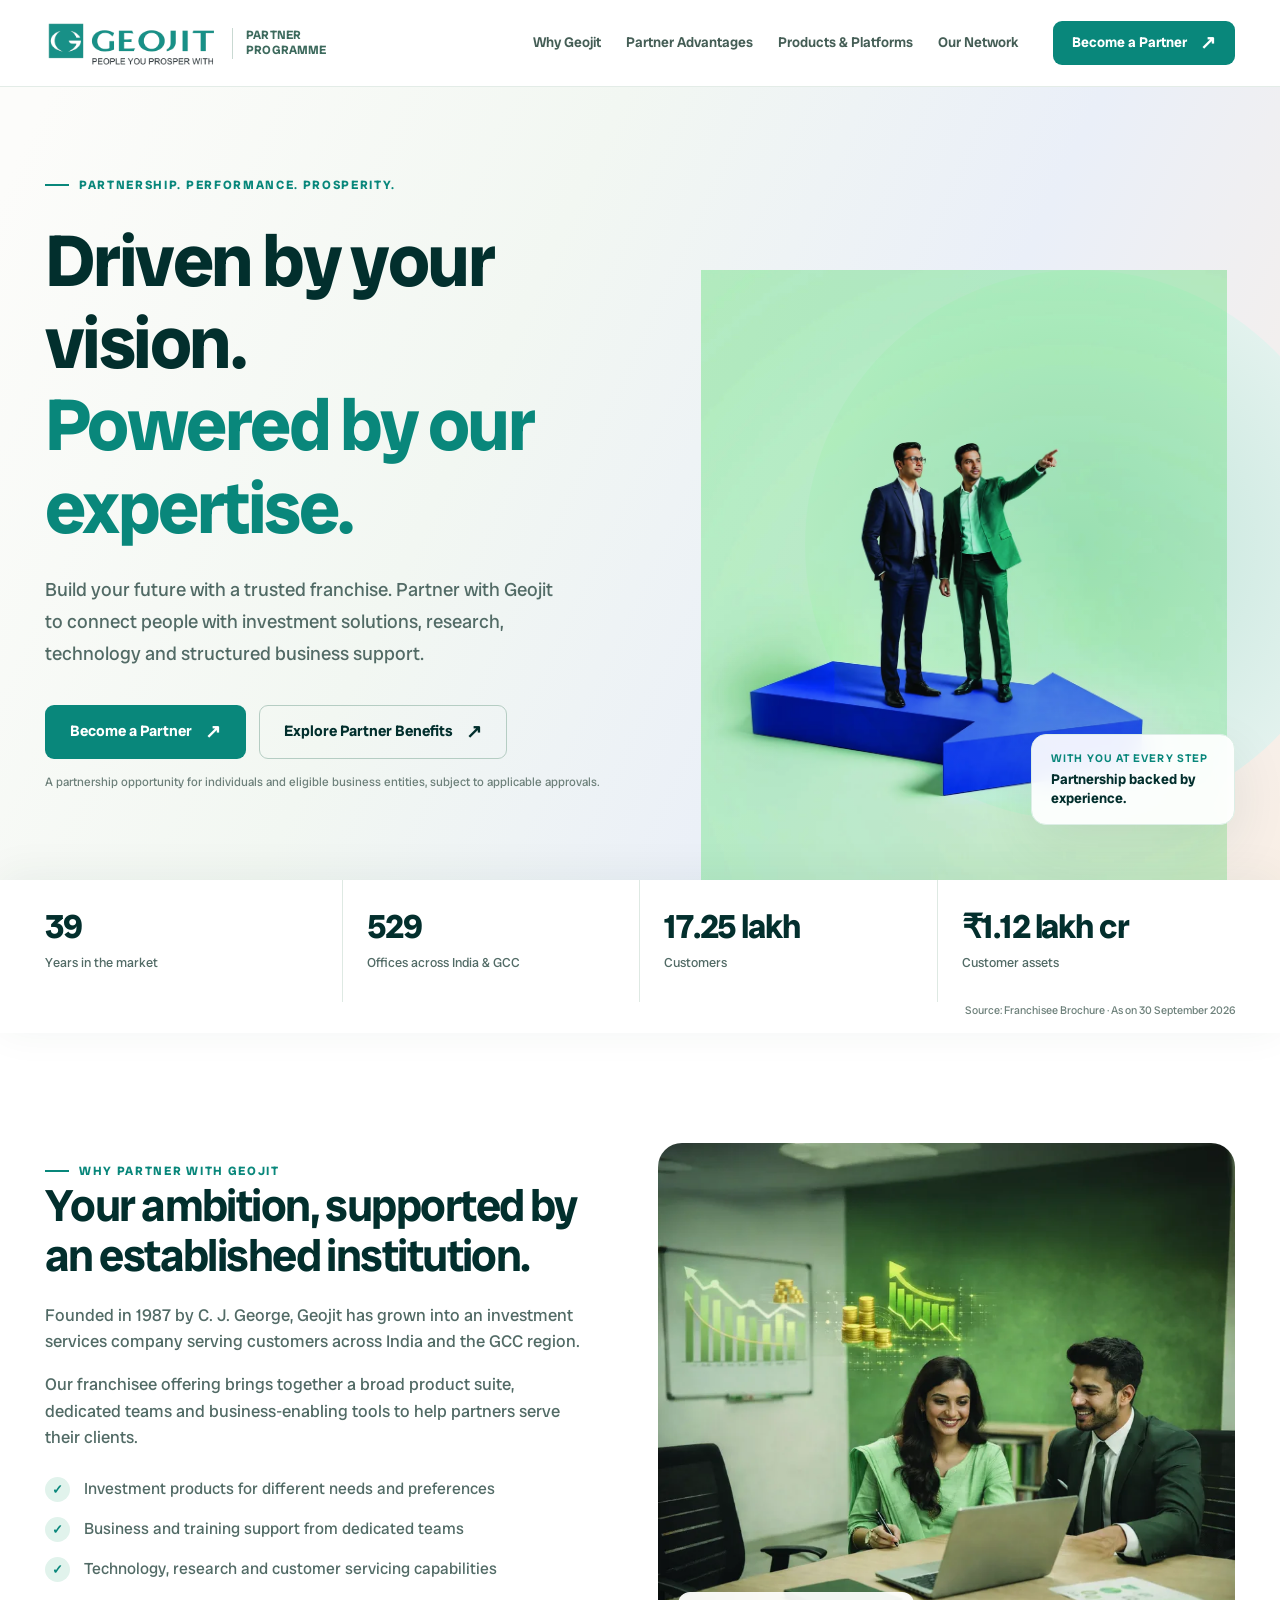
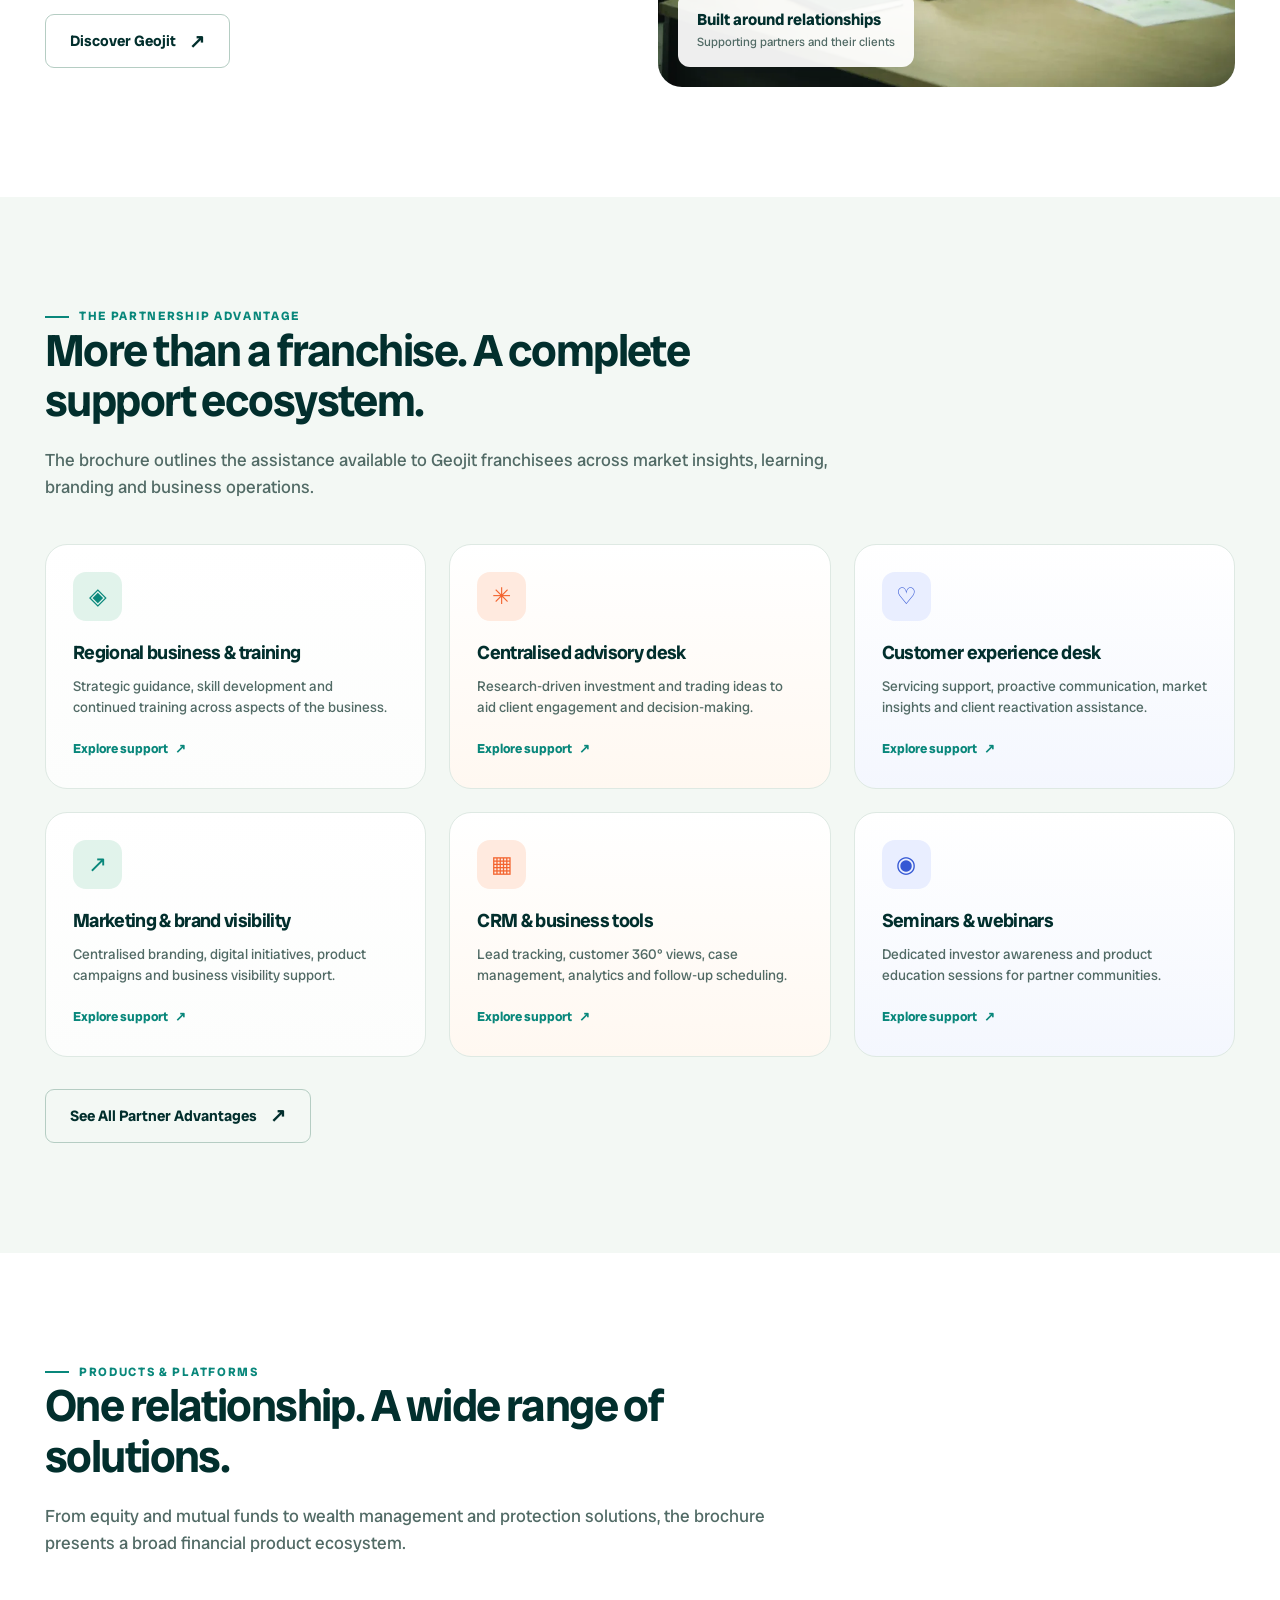
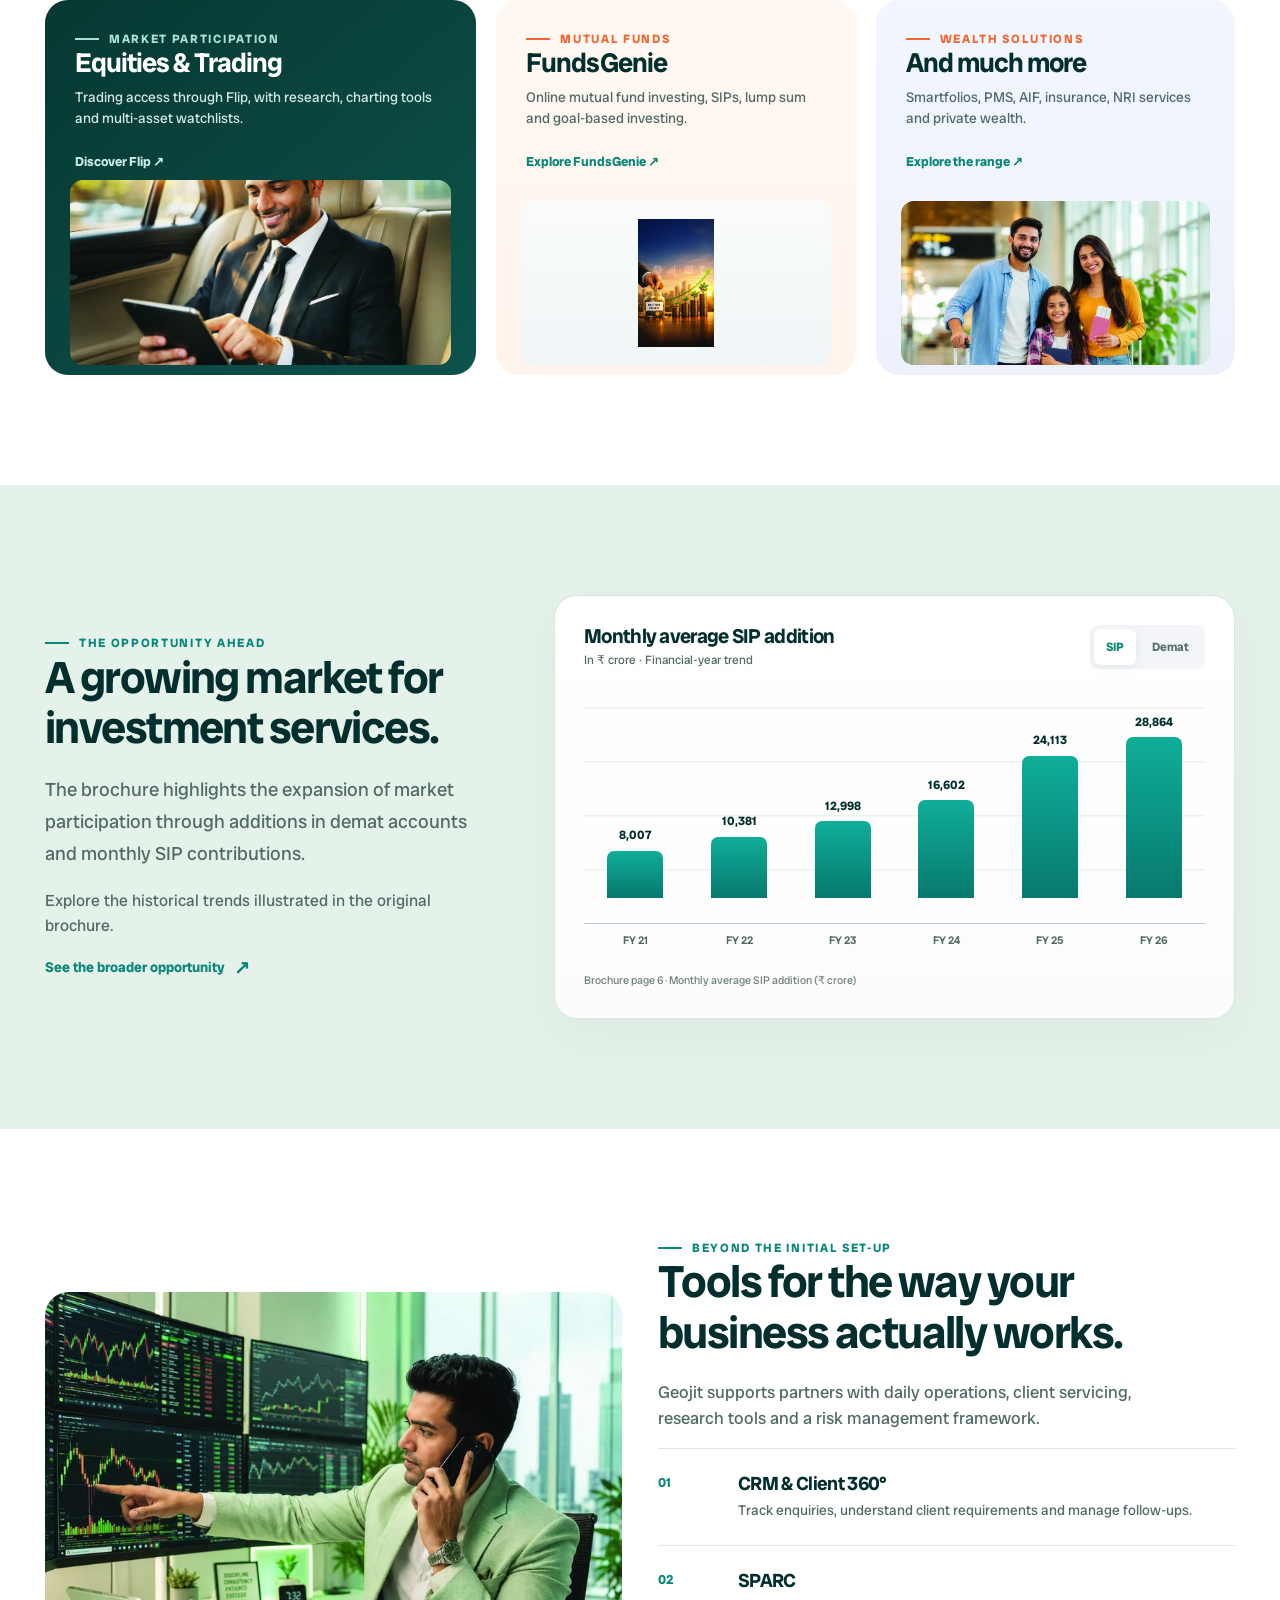
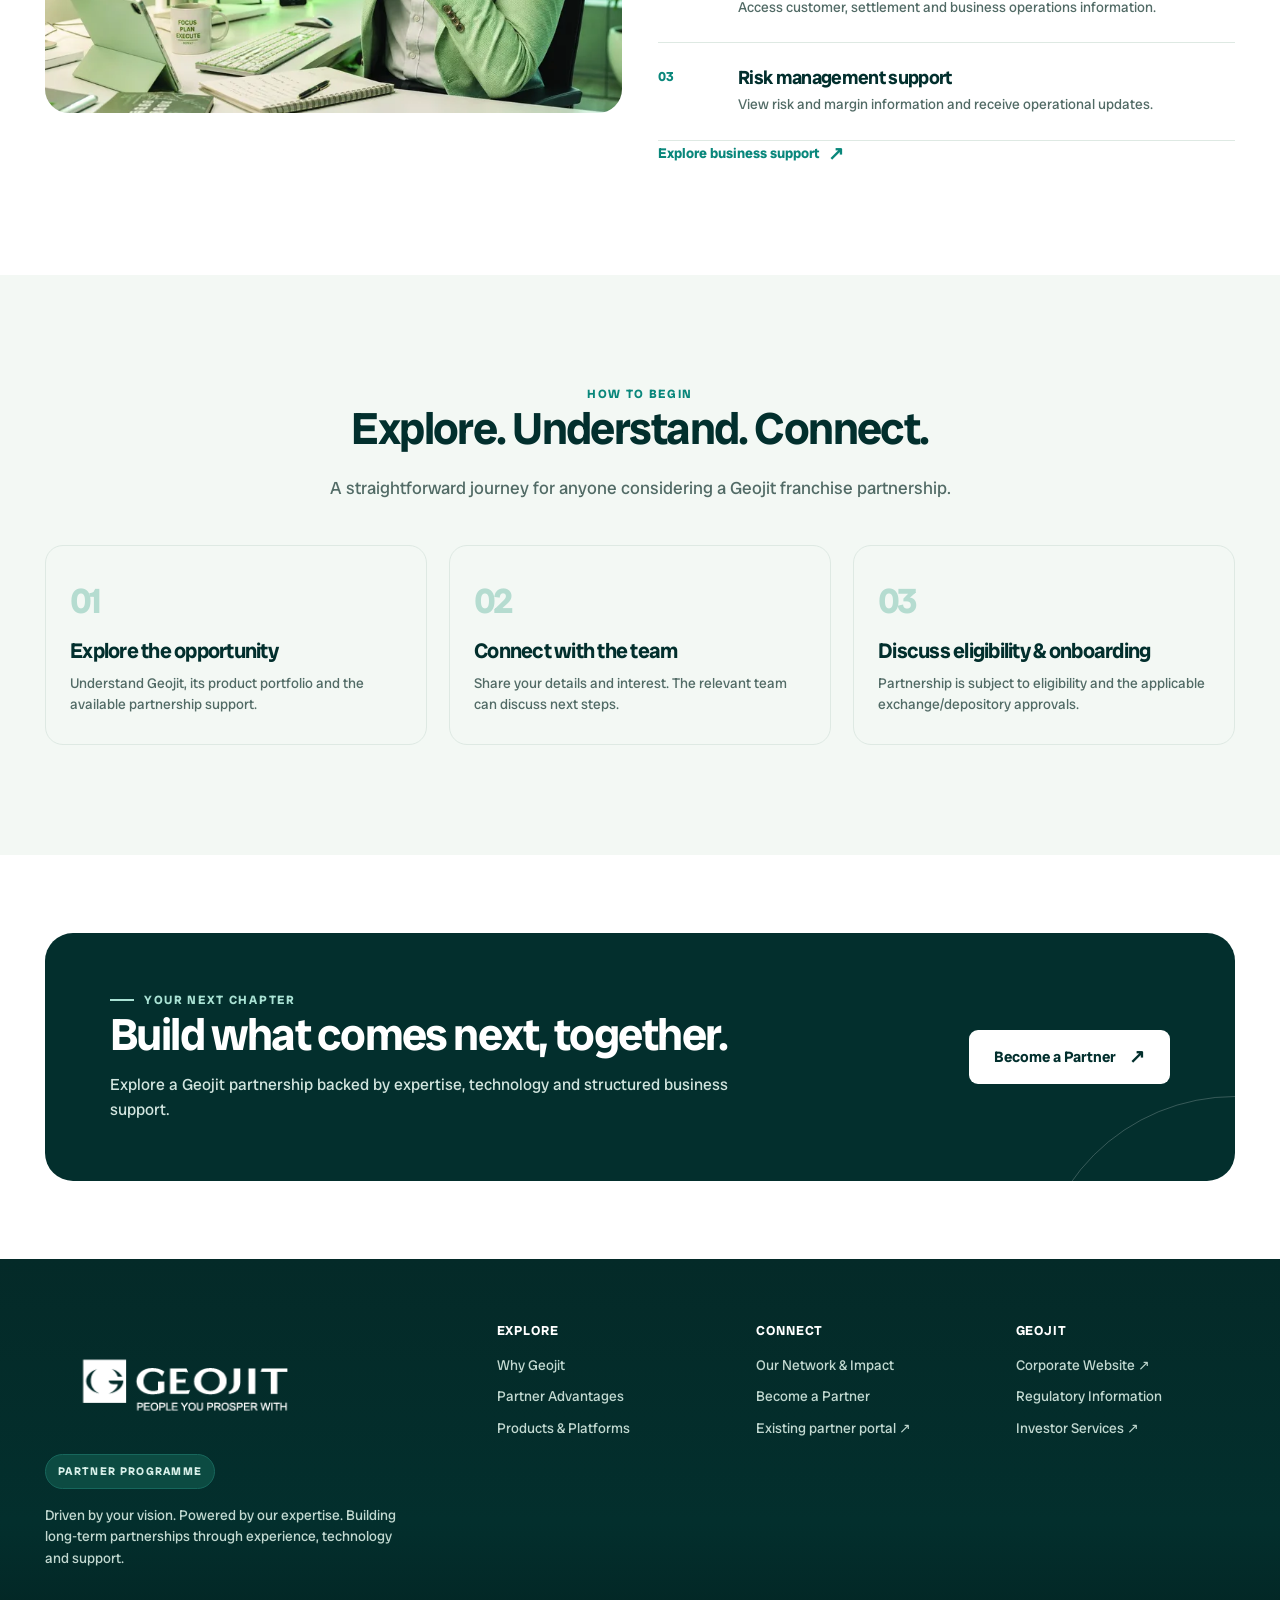
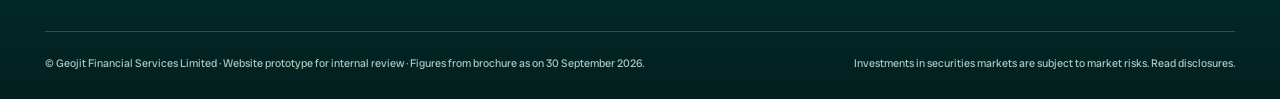
<file: index.html>
<!DOCTYPE html>
<html lang="en"><head><meta charset="utf-8"/><meta content="width=device-width,initial-scale=1,viewport-fit=cover" name="viewport"/><meta content="#032F2D" name="theme-color"/><title>Partnership. Performance. Prosperity. | Geojit Partner Programme</title><meta content="Build your future with a Geojit financial services franchise. Discover products, research, platforms and business support." name="description"/><meta content="noindex,nofollow" name="robots"/><link href="https://fonts.googleapis.com" rel="preconnect"/><link crossorigin="" href="https://fonts.gstatic.com" rel="preconnect"/><link href="https://fonts.googleapis.com/css2?family=Radio+Canada+Big:wght@400;500;600;700&amp;display=swap" rel="stylesheet"/><link href="styles.css" rel="stylesheet"/><link href="assets/geojit-logo.png" rel="icon" type="image/png"/></head><body><a class="skip-link" href="#main">Skip to content</a>
<header class="site-header"><div class="container nav-wrap"><a aria-label="Geojit Partner Programme home" class="brand" href="index.html"><img alt="Geojit - People You Prosper With" src="assets/geojit-logo.png"/><span aria-hidden="true" class="brand-sep"></span><span class="brand-sub">PARTNER<br/>PROGRAMME</span></a><nav aria-label="Main navigation" class="desktop-nav"><a class="" href="why-geojit.html">Why Geojit</a><a class="" href="advantages.html">Partner Advantages</a><a class="" href="products.html">Products &amp; Platforms</a><a class="" href="impact.html">Our Network</a></nav><a class="btn nav-cta btn-primary" href="partner.html">Become a Partner <span aria-hidden="true" class="arrow">↗</span></a><button aria-controls="mobile-navigation" aria-expanded="false" aria-label="Toggle menu" class="nav-toggle" data-menu-toggle="" type="button"><span class="bars"></span></button></div><nav aria-label="Mobile navigation" class="mobile-nav" data-mobile-nav="" id="mobile-navigation"><a aria-current="page" href="index.html">Home</a><a href="why-geojit.html">Why Geojit</a><a href="advantages.html">Partner Advantages</a><a href="products.html">Products &amp; Platforms</a><a href="impact.html">Our Network</a><a class="btn btn-primary" href="partner.html">Become a Partner <span aria-hidden="true" class="arrow">↗</span></a></nav></header><main id="main"><section class="hero"><div class="container"><div class="hero-copy"><div class="eyebrow">Partnership. Performance. Prosperity.</div><h1>Driven by your vision.<br/><span>Powered by our expertise.</span></h1><p class="lead">Build your future with a trusted franchise. Partner with Geojit to connect people with investment solutions, research, technology and structured business support.</p><div class="actions"><a class="btn btn-primary" href="partner.html">Become a Partner <span aria-hidden="true" class="arrow">↗</span></a><a class="btn btn-secondary" href="advantages.html">Explore Partner Benefits <span aria-hidden="true" class="arrow">↗</span></a></div><p class="button-note">A partnership opportunity for individuals and eligible business entities, subject to applicable approvals.</p></div><div class="hero-art"><img alt="Two professionals looking ahead together, from the Geojit franchise brochure" class="hero-image" decoding="async" loading="eager" src="assets/hero-partners.webp"/><div class="floating-tag"><span>With you at every step</span>Partnership backed by experience.</div></div></div></section><div class="hero-bottom"><div class="container"><div class="stats"><div class="stat"><strong>39</strong><span>Years in the market</span></div><div class="stat"><strong>529</strong><span>Offices across India &amp; GCC</span></div><div class="stat"><strong>17.25 lakh</strong><span>Customers</span></div><div class="stat"><strong>₹1.12 lakh cr</strong><span>Customer assets</span></div></div><div class="stats-caption">Source: Franchisee Brochure · As on 30 September 2026</div></div></div><section class="section"><div class="container grid-2 align-center"><div class="feature-copy reveal"><div class="eyebrow">Why partner with Geojit</div><h2>Your ambition, supported by an established institution.</h2><p>Founded in 1987 by C. J. George, Geojit has grown into an investment services company serving customers across India and the GCC region.</p><p>Our franchisee offering brings together a broad product suite, dedicated teams and business-enabling tools to help partners serve their clients.</p><ul class="check-list"><li>Investment products for different needs and preferences</li><li>Business and training support from dedicated teams</li><li>Technology, research and customer servicing capabilities</li></ul><a class="btn btn-secondary" href="why-geojit.html">Discover Geojit <span aria-hidden="true" class="arrow">↗</span></a></div><div class="picture-frame ratio-square reveal"><img alt="Financial professionals discussing client needs at a laptop" class="" decoding="async" loading="lazy" src="assets/support-team.webp"/><div class="photo-note"><strong>Built around relationships</strong><span>Supporting partners and their clients</span></div></div></div></section><section class="section soft"><div class="container"><div class="section-heading"><div class="eyebrow">The partnership advantage</div><h2>More than a franchise. A complete support ecosystem.</h2><p>The brochure outlines the assistance available to Geojit franchisees across market insights, learning, branding and business operations.</p></div><div class="grid-3"><article class="card reveal"><div aria-hidden="true" class="iconbox">◈</div><h3>Regional business &amp; training</h3><p>Strategic guidance, skill development and continued training across aspects of the business.</p><a class="card-link" href="advantages.html#training">Explore support <span aria-hidden="true">↗</span></a></article><article class="card reveal"><div aria-hidden="true" class="iconbox">✳</div><h3>Centralised advisory desk</h3><p>Research-driven investment and trading ideas to aid client engagement and decision-making.</p><a class="card-link" href="advantages.html#advisory">Explore support <span aria-hidden="true">↗</span></a></article><article class="card reveal"><div aria-hidden="true" class="iconbox">♡</div><h3>Customer experience desk</h3><p>Servicing support, proactive communication, market insights and client reactivation assistance.</p><a class="card-link" href="advantages.html#service">Explore support <span aria-hidden="true">↗</span></a></article><article class="card reveal"><div aria-hidden="true" class="iconbox">↗</div><h3>Marketing &amp; brand visibility</h3><p>Centralised branding, digital initiatives, product campaigns and business visibility support.</p><a class="card-link" href="advantages.html#marketing">Explore support <span aria-hidden="true">↗</span></a></article><article class="card reveal"><div aria-hidden="true" class="iconbox">▦</div><h3>CRM &amp; business tools</h3><p>Lead tracking, customer 360° views, case management, analytics and follow-up scheduling.</p><a class="card-link" href="advantages.html#crm">Explore support <span aria-hidden="true">↗</span></a></article><article class="card reveal"><div aria-hidden="true" class="iconbox">◉</div><h3>Seminars &amp; webinars</h3><p>Dedicated investor awareness and product education sessions for partner communities.</p><a class="card-link" href="advantages.html#training">Explore support <span aria-hidden="true">↗</span></a></article></div><div style="margin-top:32px"><a class="btn btn-secondary" href="advantages.html">See All Partner Advantages <span aria-hidden="true" class="arrow">↗</span></a></div></div></section><section class="section"><div class="container"><div class="section-heading"><div class="eyebrow">Products &amp; platforms</div><h2>One relationship. A wide range of solutions.</h2><p>From equity and mutual funds to wealth management and protection solutions, the brochure presents a broad financial product ecosystem.</p></div><div class="platforms"><article class="platform large reveal"><div><div class="eyebrow light">Market participation</div><h3>Equities &amp; Trading</h3><p>Trading access through Flip, with research, charting tools and multi-asset watchlists.</p><a class="card-link" href="products.html#flip">Discover Flip ↗</a></div><div class="platform-visual"><img alt="Business professional using a tablet to review investments" class="" decoding="async" loading="lazy" src="assets/investor-tablet.webp"/></div></article><article class="platform reveal"><div><div class="eyebrow">Mutual funds</div><h3>FundsGenie</h3><p>Online mutual fund investing, SIPs, lump sum and goal-based investing.</p><a class="card-link" href="products.html#fundsgenie">Explore FundsGenie ↗</a></div><div class="platform-visual contain-media"><img alt="Mutual fund investment growth illustration from the brochure" class="" decoding="async" loading="lazy" src="assets/mf-growth.webp"/></div></article><article class="platform reveal"><div><div class="eyebrow">Wealth solutions</div><h3>And much more</h3><p>Smartfolios, PMS, AIF, insurance, NRI services and private wealth.</p><a class="card-link" href="products.html#solutions">Explore the range ↗</a></div><div class="platform-visual"><img alt="Family representing Geojit NRI financial services" class="" decoding="async" loading="lazy" src="assets/nri-family.webp"/></div></article></div></div></section><section class="section mint"><div class="container growth-wrap"><div class="reveal"><div class="eyebrow">The opportunity ahead</div><h2>A growing market for investment services.</h2><p class="lead">The brochure highlights the expansion of market participation through additions in demat accounts and monthly SIP contributions.</p><p>Explore the historical trends illustrated in the original brochure.</p><a class="section-link" href="why-geojit.html#opportunity">See the broader opportunity <span class="arrow">↗</span></a></div><div class="chart-card reveal" data-chart=""><div class="chart-header"><div><h3 data-chart-title="">Monthly average SIP addition</h3><p data-chart-desc="">Financial-year trend</p></div><div aria-label="View market trend" class="segmented"><button aria-pressed="true" class="active" data-chart-switch="sip" type="button">SIP</button><button aria-pressed="false" data-chart-switch="demat" type="button">Demat</button></div></div><div aria-label="Historical trend in the brochure" class="chart-body" role="img"></div><p class="chart-footnote" data-chart-note="">Figures from brochure page 6.</p></div></div></section><section class="section"><div class="container grid-2 align-center"><div class="picture-frame ratio-wide reveal"><img alt="Geojit operations professional assisting a client over a call" class="" decoding="async" loading="lazy" src="assets/operations-support.webp"/></div><div class="feature-copy reveal"><div class="eyebrow">Beyond the initial set-up</div><h2>Tools for the way your business actually works.</h2><p>Geojit supports partners with daily operations, client servicing, research tools and a risk management framework.</p><div class="text-rows"><div class="text-row"><span class="number">01</span><div><h3>CRM &amp; Client 360°</h3><p>Track enquiries, understand client requirements and manage follow-ups.</p></div></div><div class="text-row"><span class="number">02</span><div><h3>SPARC</h3><p>Access customer, settlement and business operations information.</p></div></div><div class="text-row"><span class="number">03</span><div><h3>Risk management support</h3><p>View risk and margin information and receive operational updates.</p></div></div></div><a class="section-link" href="advantages.html#operations">Explore business support <span class="arrow">↗</span></a></div></div></section><section class="section soft"><div class="container"><div class="section-heading center"><div class="eyebrow">How to begin</div><h2>Explore. Understand. Connect.</h2><p>A straightforward journey for anyone considering a Geojit franchise partnership.</p></div><div class="process"><div class="process-step reveal"><b>01</b><h3>Explore the opportunity</h3><p>Understand Geojit, its product portfolio and the available partnership support.</p></div><div class="process-step reveal"><b>02</b><h3>Connect with the team</h3><p>Share your details and interest. The relevant team can discuss next steps.</p></div><div class="process-step reveal"><b>03</b><h3>Discuss eligibility &amp; onboarding</h3><p>Partnership is subject to eligibility and the applicable exchange/depository approvals.</p></div></div></div></section><section class="section sm"><div class="container"><div class="cta-panel"><div><div class="eyebrow">Your next chapter</div><h2>Build what comes next, together.</h2><p>Explore a Geojit partnership backed by expertise, technology and structured business support.</p></div><div class="actions"><a class="btn btn-light" href="partner.html">Become a Partner <span aria-hidden="true" class="arrow">↗</span></a></div></div></div></section></main><footer class="site-footer"><div class="container"><div class="footer-grid"><div class="footer-brand"><a aria-label="Geojit Partner Programme home" class="footer-logo-link" href="index.html"><img alt="Geojit — People You Prosper With" class="footer-logo" src="assets/geojit-footer-logo.png"/></a><span class="footer-pill">Partner Programme</span><p>Driven by your vision. Powered by our expertise. Building long-term partnerships through experience, technology and support.</p></div><div><h4>Explore</h4><a href="why-geojit.html">Why Geojit</a><a href="advantages.html">Partner Advantages</a><a href="products.html">Products &amp; Platforms</a></div><div><h4>Connect</h4><a href="impact.html">Our Network &amp; Impact</a><a href="partner.html">Become a Partner</a><a href="https://partner.geojit.com/" rel="noopener noreferrer" target="_blank">Existing partner portal ↗</a></div><div><h4>Geojit</h4><a href="https://www.geojit.com/" rel="noopener noreferrer" target="_blank">Corporate Website ↗</a><a href="legal.html">Regulatory Information</a><a href="https://www.geojit.com/" rel="noopener noreferrer" target="_blank">Investor Services ↗</a></div></div><div class="footer-bottom"><p>© Geojit Financial Services Limited · Website prototype for internal review · Figures from brochure as on 30 September 2026.</p><p>Investments in securities markets are subject to market risks. <a href="legal.html">Read disclosures</a>.</p></div></div></footer><div class="mobile-sticky"><a class="btn btn-primary" href="partner.html">Explore Partnership Enquiry <span aria-hidden="true" class="arrow">↗</span></a></div><script defer="" src="script.js"></script></body></html>
</file>
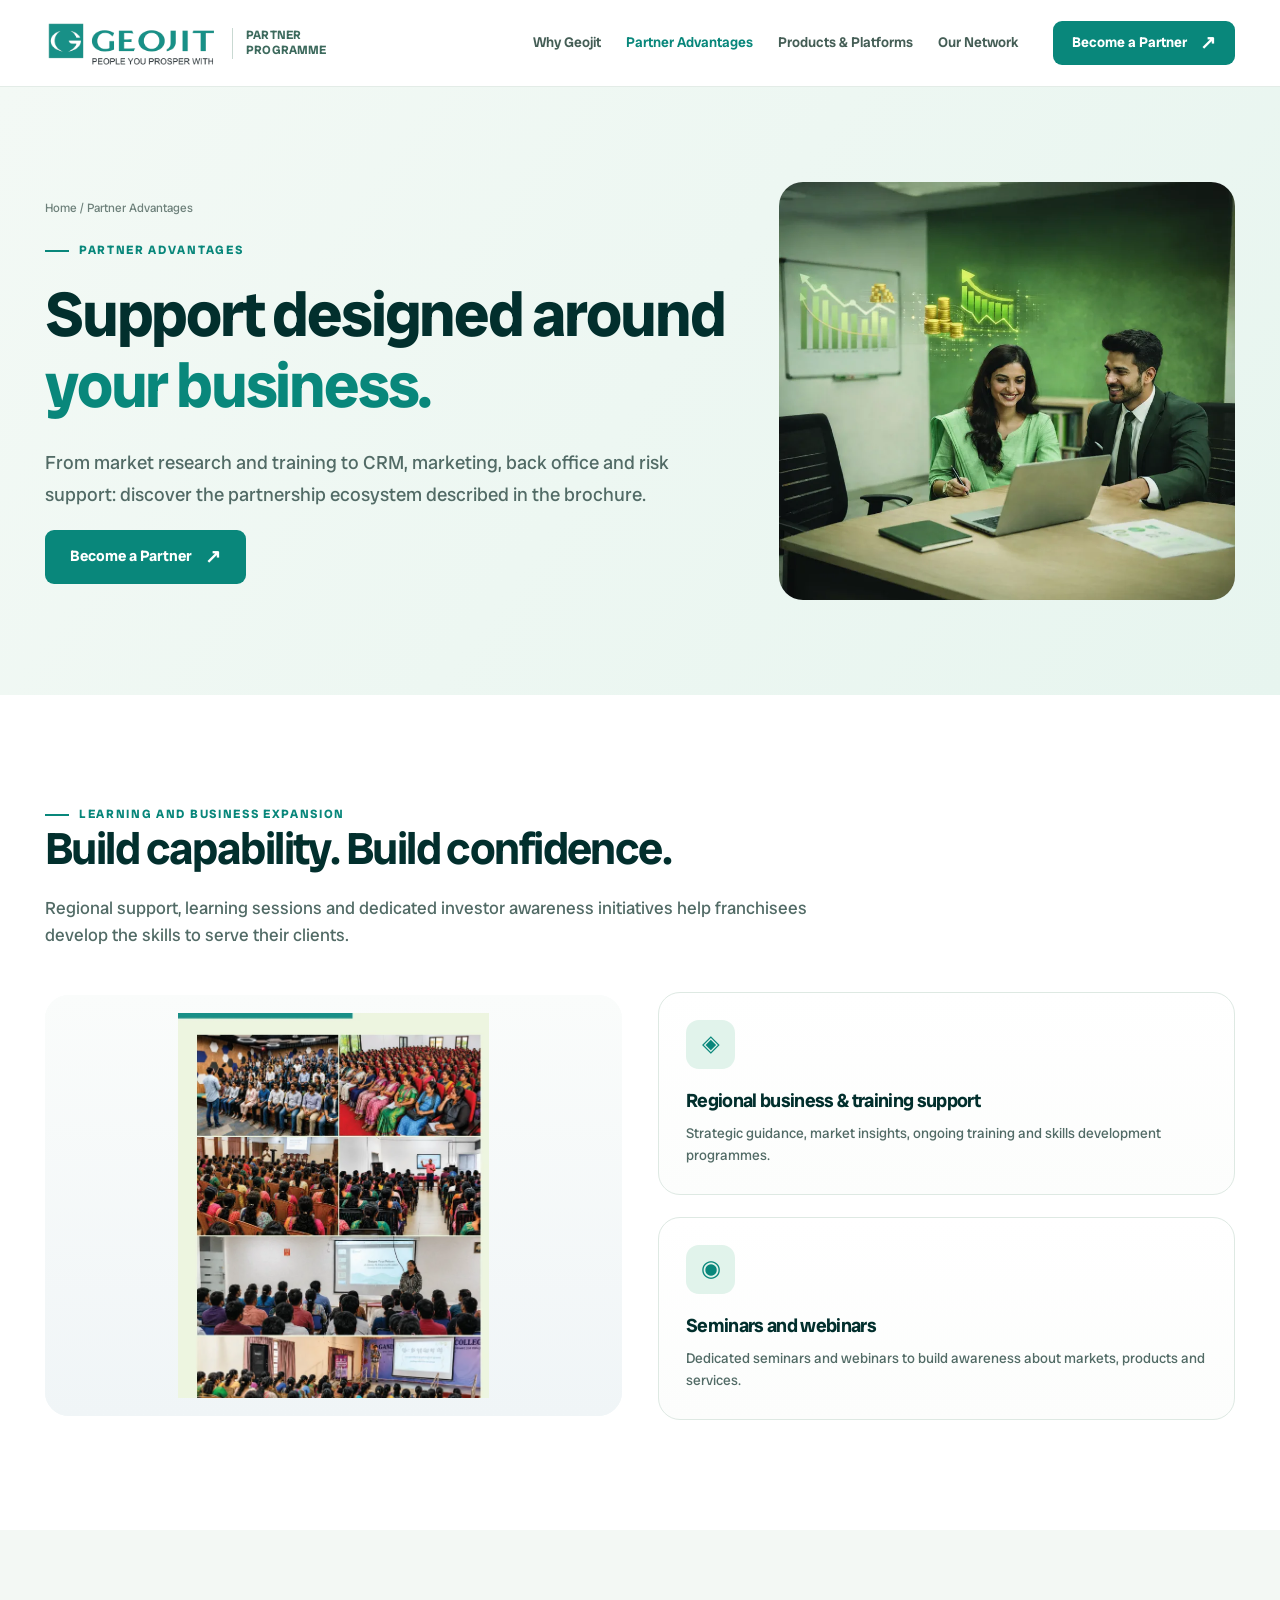
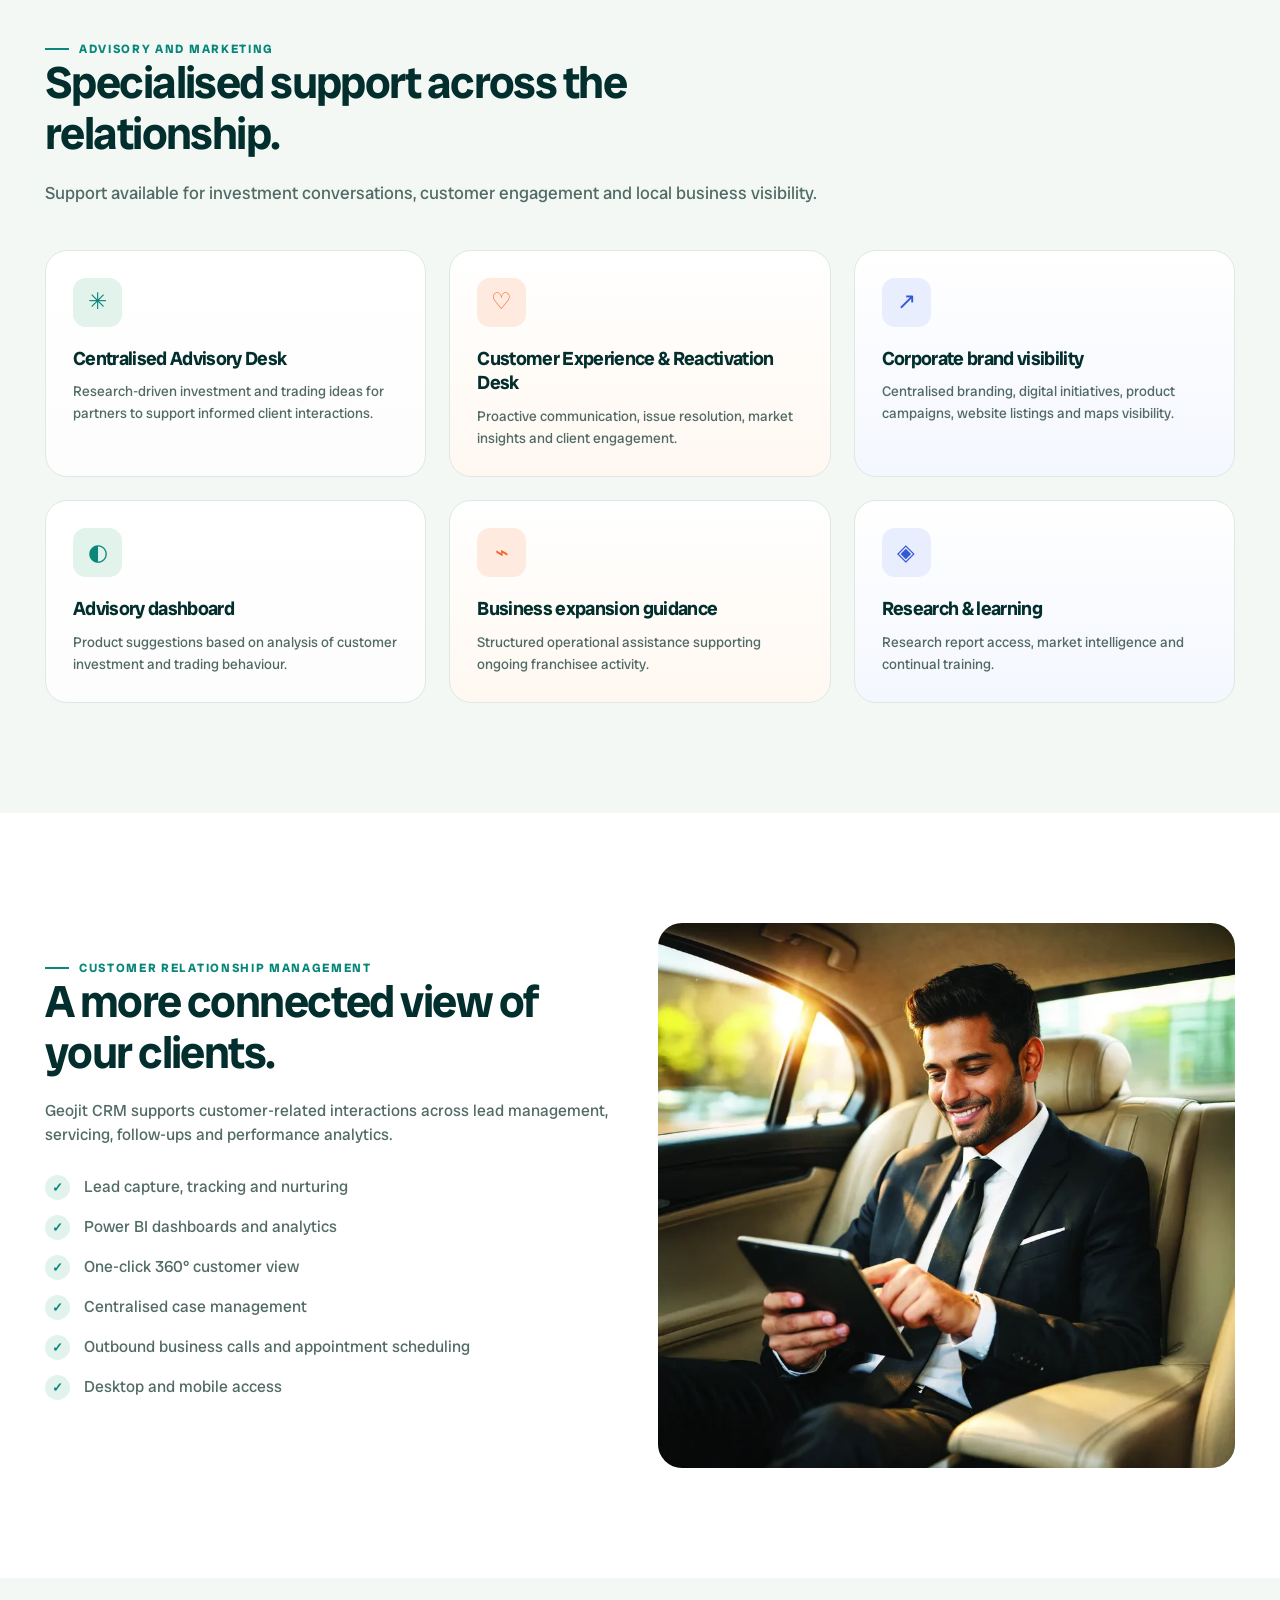
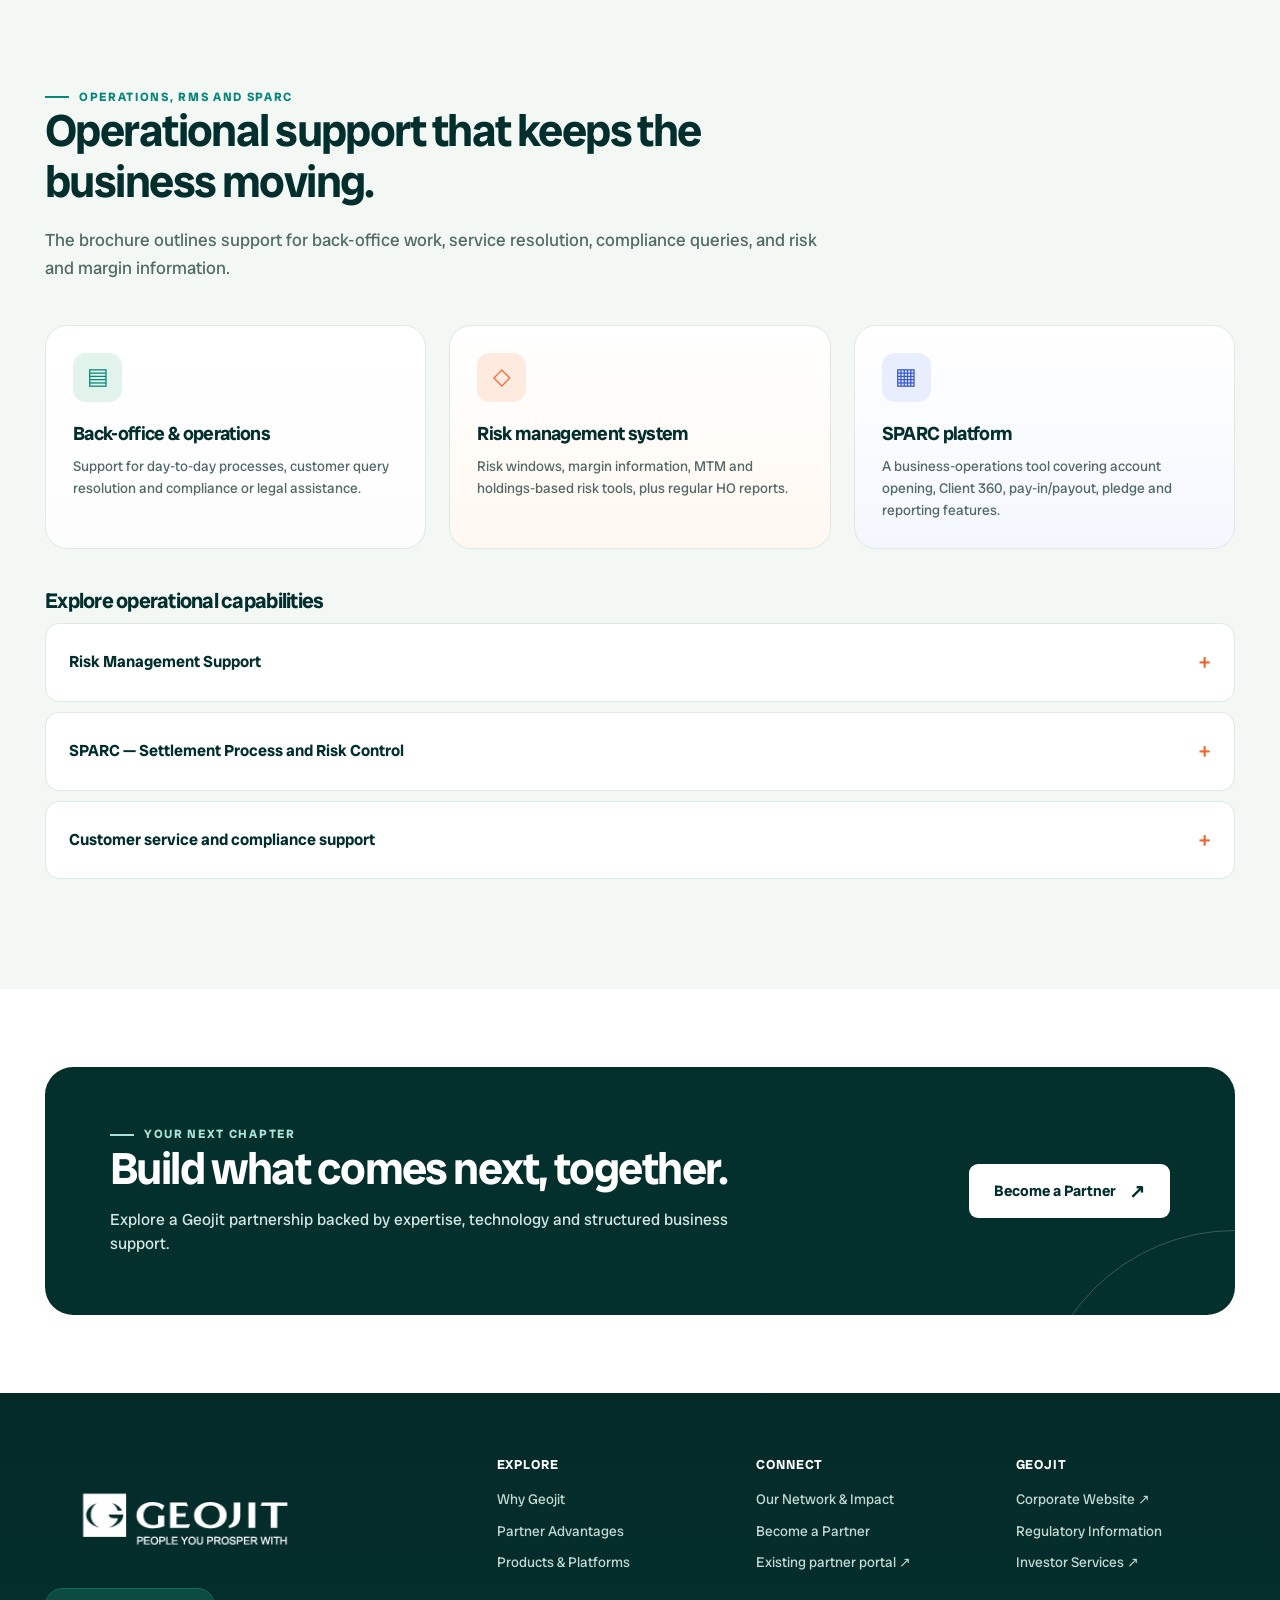
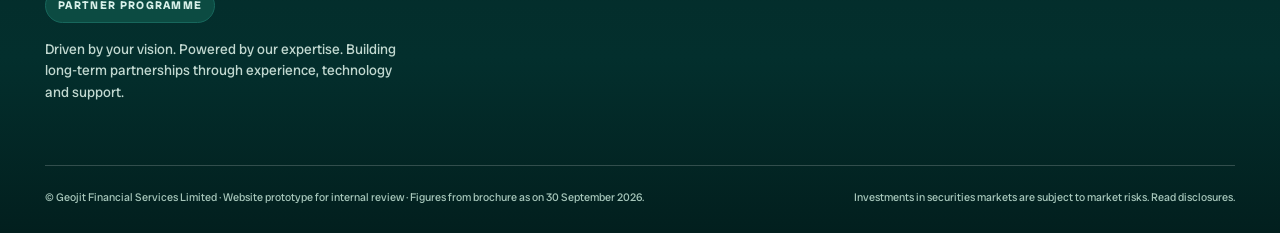
<file: advantages.html>
<!DOCTYPE html>
<html lang="en"><head><meta charset="utf-8"/><meta content="width=device-width,initial-scale=1,viewport-fit=cover" name="viewport"/><meta content="#032F2D" name="theme-color"/><title>Partner Advantages | Geojit Partner Programme</title><meta content="Explore advisory, CRM, training, operations, risk management and marketing support provided to Geojit franchise partners." name="description"/><meta content="noindex,nofollow" name="robots"/><link href="https://fonts.googleapis.com" rel="preconnect"/><link crossorigin="" href="https://fonts.gstatic.com" rel="preconnect"/><link href="https://fonts.googleapis.com/css2?family=Radio+Canada+Big:wght@400;500;600;700&amp;display=swap" rel="stylesheet"/><link href="styles.css" rel="stylesheet"/><link href="assets/geojit-logo.png" rel="icon" type="image/png"/></head><body><a class="skip-link" href="#main">Skip to content</a>
<header class="site-header"><div class="container nav-wrap"><a aria-label="Geojit Partner Programme home" class="brand" href="index.html"><img alt="Geojit - People You Prosper With" src="assets/geojit-logo.png"/><span aria-hidden="true" class="brand-sep"></span><span class="brand-sub">PARTNER<br/>PROGRAMME</span></a><nav aria-label="Main navigation" class="desktop-nav"><a class="" href="why-geojit.html">Why Geojit</a><a aria-current="page" class="active" href="advantages.html">Partner Advantages</a><a class="" href="products.html">Products &amp; Platforms</a><a class="" href="impact.html">Our Network</a></nav><a class="btn nav-cta btn-primary" href="partner.html">Become a Partner <span aria-hidden="true" class="arrow">↗</span></a><button aria-controls="mobile-navigation" aria-expanded="false" aria-label="Toggle menu" class="nav-toggle" data-menu-toggle="" type="button"><span class="bars"></span></button></div><nav aria-label="Mobile navigation" class="mobile-nav" data-mobile-nav="" id="mobile-navigation"><a href="index.html">Home</a><a href="why-geojit.html">Why Geojit</a><a aria-current="page" href="advantages.html">Partner Advantages</a><a href="products.html">Products &amp; Platforms</a><a href="impact.html">Our Network</a><a class="btn btn-primary" href="partner.html">Become a Partner <span aria-hidden="true" class="arrow">↗</span></a></nav></header><main id="main"><section class="page-hero"><div class="container"><div><div class="bread"><a href="index.html">Home</a> / Partner Advantages</div><div class="eyebrow">Partner Advantages</div><h1>Support designed around <span class="teal">your business.</span></h1><p class="lead">From market research and training to CRM, marketing, back office and risk support: discover the partnership ecosystem described in the brochure.</p><a class="btn btn-primary" href="partner.html">Become a Partner <span aria-hidden="true" class="arrow">↗</span></a></div><div class="picture-frame ratio-square"><img alt="Geojit financial professionals at work" class="" decoding="async" loading="lazy" src="assets/support-team.webp"/></div></div></section><section class="section" id="training"><div class="container"><div class="section-heading"><div class="eyebrow">Learning and business expansion</div><h2>Build capability. Build confidence.</h2><p>Regional support, learning sessions and dedicated investor awareness initiatives help franchisees develop the skills to serve their clients.</p></div><div class="grid-2 align-center"><div class="picture-frame ratio-wide contain-media"><img alt="Training, seminars and learning events from the Geojit franchise brochure" class="" decoding="async" loading="lazy" src="assets/training-sessions.webp"/></div><div class="stack"><article class="card reveal"><div aria-hidden="true" class="iconbox">◈</div><h3>Regional business &amp; training support</h3><p>Strategic guidance, market insights, ongoing training and skills development programmes.</p></article><article class="card reveal"><div aria-hidden="true" class="iconbox">◉</div><h3>Seminars and webinars</h3><p>Dedicated seminars and webinars to build awareness about markets, products and services.</p></article></div></div></div></section><section class="section soft" id="advisory"><div class="container"><div class="section-heading"><div class="eyebrow">Advisory and marketing</div><h2>Specialised support across the relationship.</h2><p>Support available for investment conversations, customer engagement and local business visibility.</p></div><div class="grid-3"><article class="card reveal"><div aria-hidden="true" class="iconbox">✳</div><h3>Centralised Advisory Desk</h3><p>Research-driven investment and trading ideas for partners to support informed client interactions.</p></article><article class="card reveal"><div aria-hidden="true" class="iconbox">♡</div><h3>Customer Experience &amp; Reactivation Desk</h3><p>Proactive communication, issue resolution, market insights and client engagement.</p></article><article class="card reveal"><div aria-hidden="true" class="iconbox">↗</div><h3>Corporate brand visibility</h3><p>Centralised branding, digital initiatives, product campaigns, website listings and maps visibility.</p></article><article class="card reveal"><div aria-hidden="true" class="iconbox">◐</div><h3>Advisory dashboard</h3><p>Product suggestions based on analysis of customer investment and trading behaviour.</p></article><article class="card reveal"><div aria-hidden="true" class="iconbox">⌁</div><h3>Business expansion guidance</h3><p>Structured operational assistance supporting ongoing franchisee activity.</p></article><article class="card reveal"><div aria-hidden="true" class="iconbox">◈</div><h3>Research &amp; learning</h3><p>Research report access, market intelligence and continual training.</p></article></div></div></section><section class="section" id="crm"><div class="container grid-2 align-center"><div><div class="eyebrow">Customer relationship management</div><h2>A more connected view of your clients.</h2><p>Geojit CRM supports customer-related interactions across lead management, servicing, follow-ups and performance analytics.</p><ul class="check-list"><li>Lead capture, tracking and nurturing</li><li>Power BI dashboards and analytics</li><li>One-click 360° customer view</li><li>Centralised case management</li><li>Outbound business calls and appointment scheduling</li><li>Desktop and mobile access</li></ul></div><div class="picture-frame ratio-square"><img alt="Financial professional using a tablet" class="" decoding="async" loading="lazy" src="assets/investor-tablet.webp"/></div></div></section><section class="section soft" id="operations"><div class="container"><div class="section-heading"><div class="eyebrow">Operations, RMS and SPARC</div><h2>Operational support that keeps the business moving.</h2><p>The brochure outlines support for back-office work, service resolution, compliance queries, and risk and margin information.</p></div><div class="grid-3"><article class="card reveal"><div aria-hidden="true" class="iconbox">▤</div><h3>Back-office &amp; operations</h3><p>Support for day-to-day processes, customer query resolution and compliance or legal assistance.</p></article><article class="card reveal"><div aria-hidden="true" class="iconbox">◇</div><h3>Risk management system</h3><p>Risk windows, margin information, MTM and holdings-based risk tools, plus regular HO reports.</p></article><article class="card reveal"><div aria-hidden="true" class="iconbox">▦</div><h3>SPARC platform</h3><p>A business-operations tool covering account opening, Client 360, pay-in/payout, pledge and reporting features.</p></article></div><div style="margin-top:40px"><h3>Explore operational capabilities</h3><details class="details"><summary>Risk Management Support</summary><div class="details-body"><ul><li>Risk Window: margin cover, MTM and account requirements.</li><li>Margin-based product (T+5) and MTF, subject to applicable terms and approvals.</li><li>Intraday and calendar spread facilities with auto square-off.</li><li>Risk and margin requirement reports.</li><li>Automated physical settlement and selling as per policy.</li></ul></div></details><details class="details"><summary>SPARC — Settlement Process and Risk Control</summary><div class="details-body"><ul><li>OTP-based authentication for franchise access.</li><li>Client account opening access.</li><li>Mutual fund and insurance transaction/holding details.</li><li>Client 360 — profile, DP holding, ledger, MTF, pledge, P&amp;L, settlement and RMS.</li><li>Research insights, pay-ins and payouts, pledge creation.</li><li>Tax VAS reports for client transaction and tax-related data.</li></ul></div></details><details class="details"><summary>Customer service and compliance support</summary><div class="details-body"><p>Dedicated customer experience servicing and guidance on client disputes and relevant operational or compliance matters, as described in the brochure.</p></div></details></div></div></section><section class="section sm"><div class="container"><div class="cta-panel"><div><div class="eyebrow">Your next chapter</div><h2>Build what comes next, together.</h2><p>Explore a Geojit partnership backed by expertise, technology and structured business support.</p></div><div class="actions"><a class="btn btn-light" href="partner.html">Become a Partner <span aria-hidden="true" class="arrow">↗</span></a></div></div></div></section></main><footer class="site-footer"><div class="container"><div class="footer-grid"><div class="footer-brand"><a aria-label="Geojit Partner Programme home" class="footer-logo-link" href="index.html"><img alt="Geojit — People You Prosper With" class="footer-logo" src="assets/geojit-footer-logo.png"/></a><span class="footer-pill">Partner Programme</span><p>Driven by your vision. Powered by our expertise. Building long-term partnerships through experience, technology and support.</p></div><div><h4>Explore</h4><a href="why-geojit.html">Why Geojit</a><a href="advantages.html">Partner Advantages</a><a href="products.html">Products &amp; Platforms</a></div><div><h4>Connect</h4><a href="impact.html">Our Network &amp; Impact</a><a href="partner.html">Become a Partner</a><a href="https://partner.geojit.com/" rel="noopener noreferrer" target="_blank">Existing partner portal ↗</a></div><div><h4>Geojit</h4><a href="https://www.geojit.com/" rel="noopener noreferrer" target="_blank">Corporate Website ↗</a><a href="legal.html">Regulatory Information</a><a href="https://www.geojit.com/" rel="noopener noreferrer" target="_blank">Investor Services ↗</a></div></div><div class="footer-bottom"><p>© Geojit Financial Services Limited · Website prototype for internal review · Figures from brochure as on 30 September 2026.</p><p>Investments in securities markets are subject to market risks. <a href="legal.html">Read disclosures</a>.</p></div></div></footer><div class="mobile-sticky"><a class="btn btn-primary" href="partner.html">Explore Partnership Enquiry <span aria-hidden="true" class="arrow">↗</span></a></div><script defer="" src="script.js"></script></body></html>
</file>
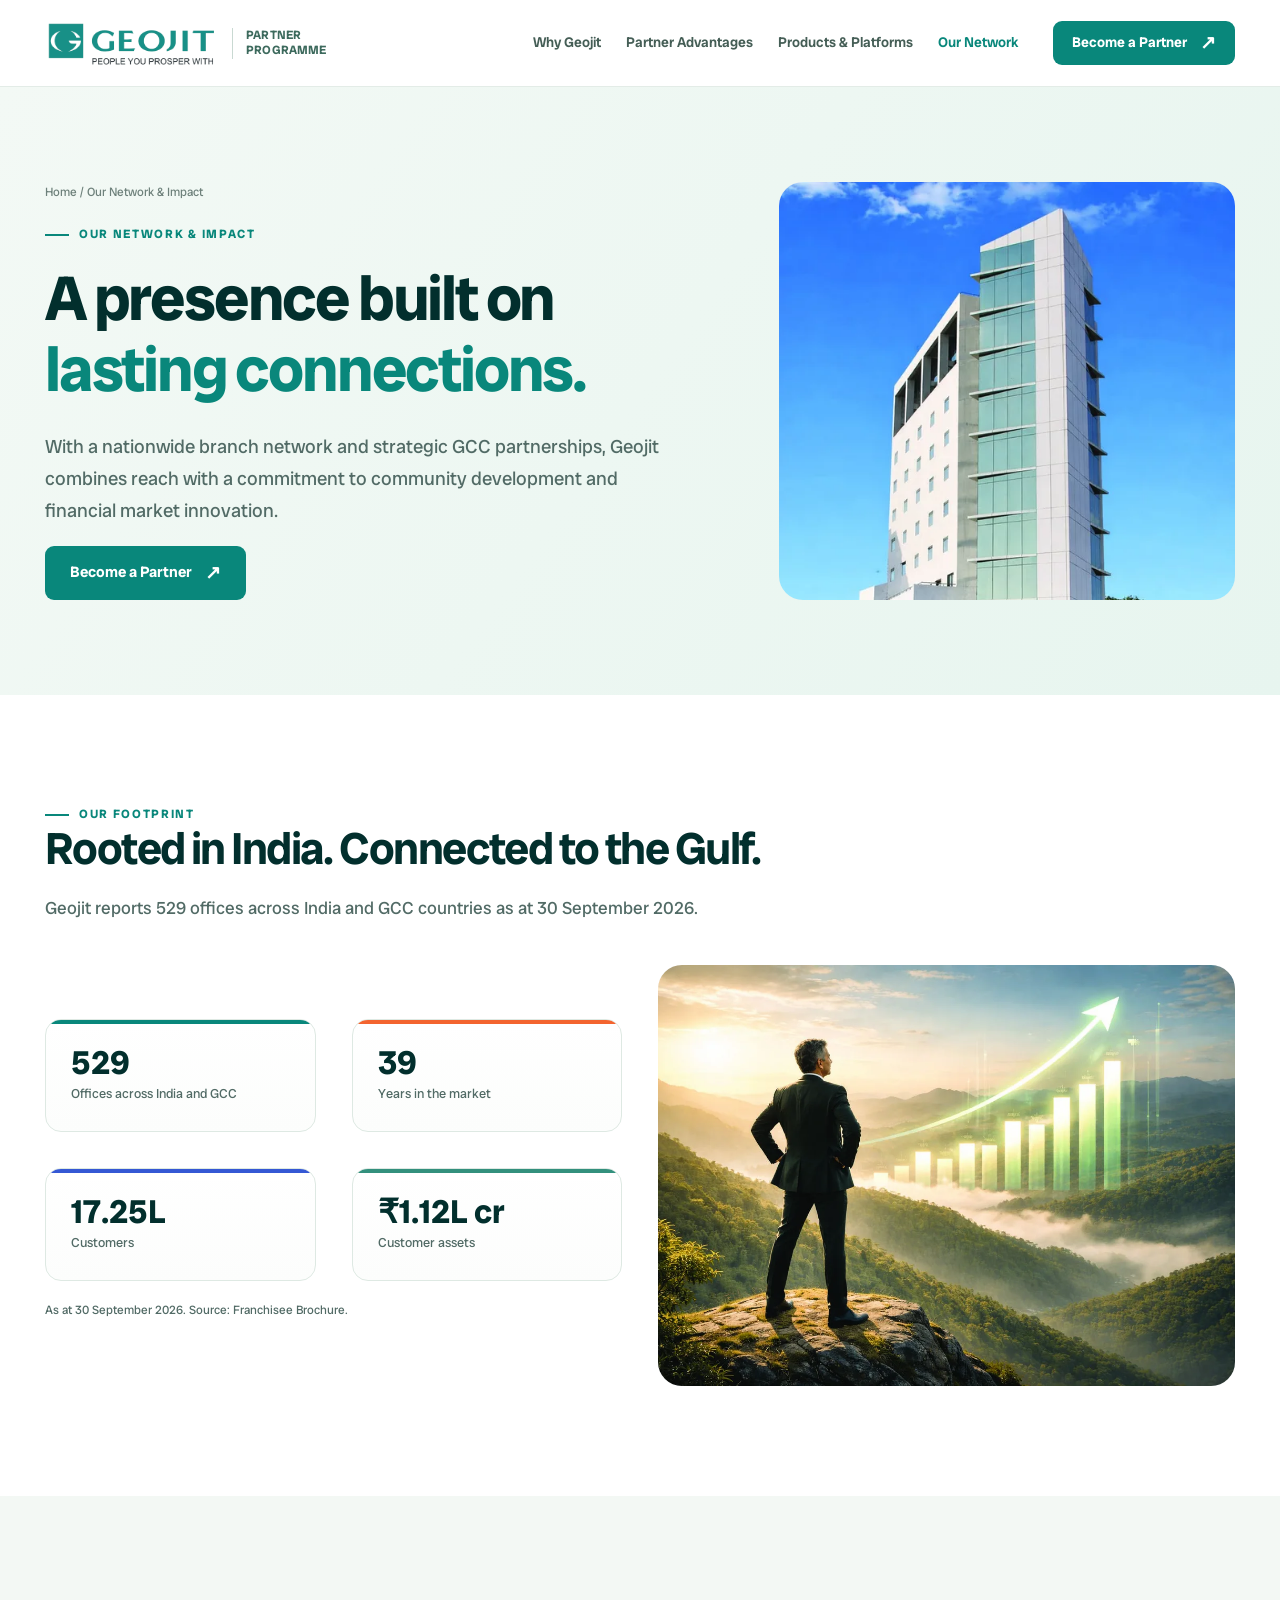
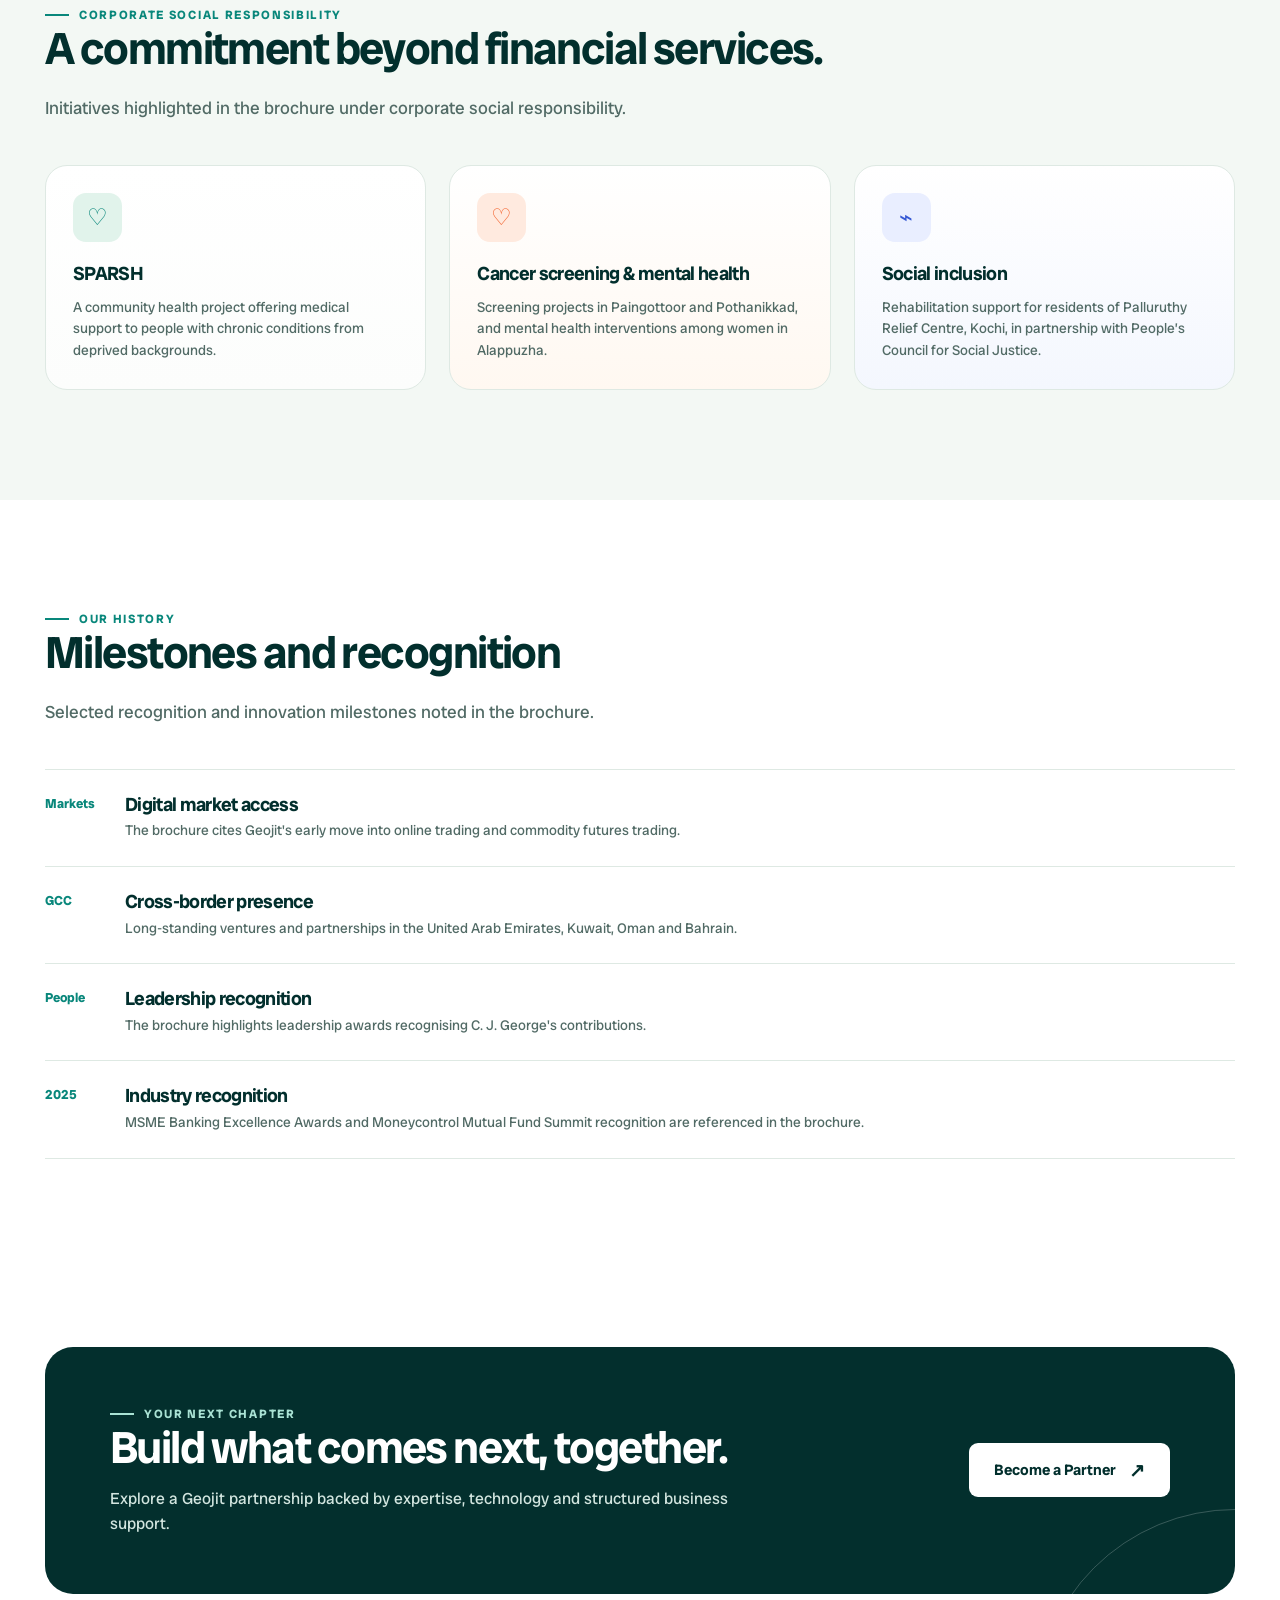
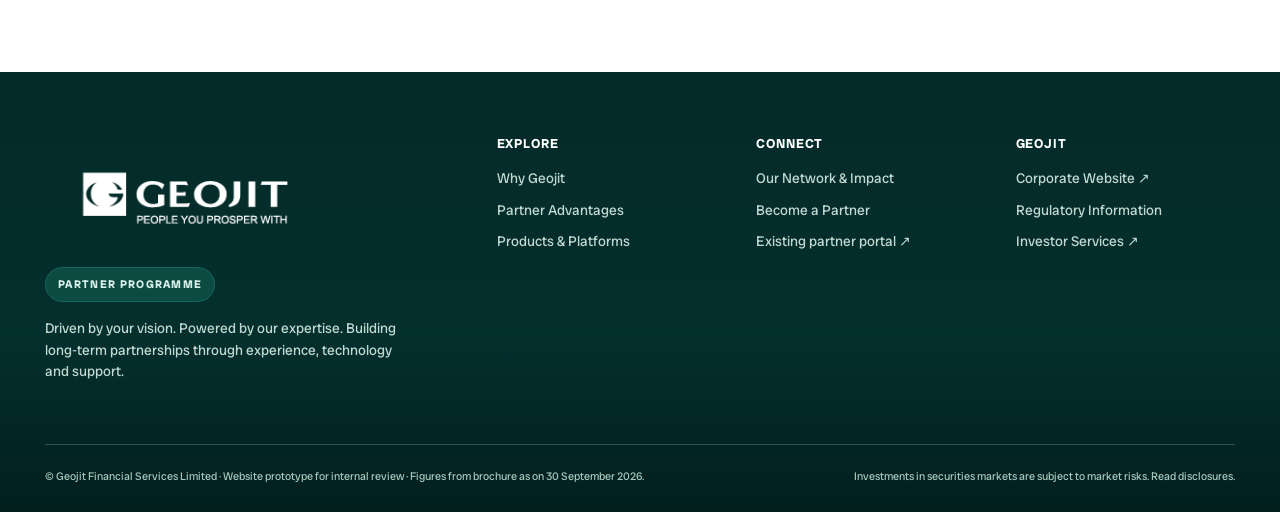
<file: impact.html>
<!DOCTYPE html>
<html lang="en"><head><meta charset="utf-8"/><meta content="width=device-width,initial-scale=1,viewport-fit=cover" name="viewport"/><meta content="#032F2D" name="theme-color"/><title>Our Network and Impact | Geojit Partner Programme</title><meta content="Explore Geojit network, footprint, community programmes and industry recognition." name="description"/><meta content="noindex,nofollow" name="robots"/><link href="https://fonts.googleapis.com" rel="preconnect"/><link crossorigin="" href="https://fonts.gstatic.com" rel="preconnect"/><link href="https://fonts.googleapis.com/css2?family=Radio+Canada+Big:wght@400;500;600;700&amp;display=swap" rel="stylesheet"/><link href="styles.css" rel="stylesheet"/><link href="assets/geojit-logo.png" rel="icon" type="image/png"/></head><body><a class="skip-link" href="#main">Skip to content</a>
<header class="site-header"><div class="container nav-wrap"><a aria-label="Geojit Partner Programme home" class="brand" href="index.html"><img alt="Geojit - People You Prosper With" src="assets/geojit-logo.png"/><span aria-hidden="true" class="brand-sep"></span><span class="brand-sub">PARTNER<br/>PROGRAMME</span></a><nav aria-label="Main navigation" class="desktop-nav"><a class="" href="why-geojit.html">Why Geojit</a><a class="" href="advantages.html">Partner Advantages</a><a class="" href="products.html">Products &amp; Platforms</a><a aria-current="page" class="active" href="impact.html">Our Network</a></nav><a class="btn nav-cta btn-primary" href="partner.html">Become a Partner <span aria-hidden="true" class="arrow">↗</span></a><button aria-controls="mobile-navigation" aria-expanded="false" aria-label="Toggle menu" class="nav-toggle" data-menu-toggle="" type="button"><span class="bars"></span></button></div><nav aria-label="Mobile navigation" class="mobile-nav" data-mobile-nav="" id="mobile-navigation"><a href="index.html">Home</a><a href="why-geojit.html">Why Geojit</a><a href="advantages.html">Partner Advantages</a><a href="products.html">Products &amp; Platforms</a><a aria-current="page" href="impact.html">Our Network</a><a class="btn btn-primary" href="partner.html">Become a Partner <span aria-hidden="true" class="arrow">↗</span></a></nav></header><main id="main"><section class="page-hero"><div class="container"><div><div class="bread"><a href="index.html">Home</a> / Our Network &amp; Impact</div><div class="eyebrow">Our Network &amp; Impact</div><h1>A presence built on <span class="teal">lasting connections.</span></h1><p class="lead">With a nationwide branch network and strategic GCC partnerships, Geojit combines reach with a commitment to community development and financial market innovation.</p><a class="btn btn-primary" href="partner.html">Become a Partner <span aria-hidden="true" class="arrow">↗</span></a></div><div class="picture-frame ratio-square position-top"><img alt="Geojit corporate office" class="" decoding="async" loading="lazy" src="assets/geojit-office.webp"/></div></div></section><section class="section"><div class="container"><div class="section-heading"><div class="eyebrow">Our footprint</div><h2>Rooted in India. Connected to the Gulf.</h2><p>Geojit reports 529 offices across India and GCC countries as at 30 September 2026.</p></div><div class="grid-2 align-center"><div><div class="grid-2"><div class="mini-metric"><strong>529</strong><span>Offices across India and GCC</span></div><div class="mini-metric"><strong>39</strong><span>Years in the market</span></div><div class="mini-metric"><strong>17.25L</strong><span>Customers</span></div><div class="mini-metric"><strong>₹1.12L cr</strong><span>Customer assets</span></div></div><p style="font-size:12px;margin-top:20px">As at 30 September 2026. Source: Franchisee Brochure.</p></div><div class="picture-frame ratio-wide"><img alt="Growth outlook graphic from the franchise brochure" class="" decoding="async" loading="lazy" src="assets/growth-vision.webp"/></div></div></div></section><section class="section soft"><div class="container"><div class="section-heading"><div class="eyebrow">Corporate social responsibility</div><h2>A commitment beyond financial services.</h2><p>Initiatives highlighted in the brochure under corporate social responsibility.</p></div><div class="grid-3"><article class="card reveal"><div aria-hidden="true" class="iconbox">♡</div><h3>SPARSH</h3><p>A community health project offering medical support to people with chronic conditions from deprived backgrounds.</p></article><article class="card reveal"><div aria-hidden="true" class="iconbox">♡</div><h3>Cancer screening &amp; mental health</h3><p>Screening projects in Paingottoor and Pothanikkad, and mental health interventions among women in Alappuzha.</p></article><article class="card reveal"><div aria-hidden="true" class="iconbox">⌁</div><h3>Social inclusion</h3><p>Rehabilitation support for residents of Palluruthy Relief Centre, Kochi, in partnership with People’s Council for Social Justice.</p></article></div></div></section><section class="section"><div class="container"><div class="section-heading"><div class="eyebrow">Our history</div><h2>Milestones and recognition</h2><p>Selected recognition and innovation milestones noted in the brochure.</p></div><div class="text-rows"><div class="text-row"><span class="number">Markets</span><div><h3>Digital market access</h3><p>The brochure cites Geojit's early move into online trading and commodity futures trading.</p></div></div><div class="text-row"><span class="number">GCC</span><div><h3>Cross-border presence</h3><p>Long-standing ventures and partnerships in the United Arab Emirates, Kuwait, Oman and Bahrain.</p></div></div><div class="text-row"><span class="number">People</span><div><h3>Leadership recognition</h3><p>The brochure highlights leadership awards recognising C. J. George's contributions.</p></div></div><div class="text-row"><span class="number">2025</span><div><h3>Industry recognition</h3><p>MSME Banking Excellence Awards and Moneycontrol Mutual Fund Summit recognition are referenced in the brochure.</p></div></div></div></div></section><section class="section sm"><div class="container"><div class="cta-panel"><div><div class="eyebrow">Your next chapter</div><h2>Build what comes next, together.</h2><p>Explore a Geojit partnership backed by expertise, technology and structured business support.</p></div><div class="actions"><a class="btn btn-light" href="partner.html">Become a Partner <span aria-hidden="true" class="arrow">↗</span></a></div></div></div></section></main><footer class="site-footer"><div class="container"><div class="footer-grid"><div class="footer-brand"><a aria-label="Geojit Partner Programme home" class="footer-logo-link" href="index.html"><img alt="Geojit — People You Prosper With" class="footer-logo" src="assets/geojit-footer-logo.png"/></a><span class="footer-pill">Partner Programme</span><p>Driven by your vision. Powered by our expertise. Building long-term partnerships through experience, technology and support.</p></div><div><h4>Explore</h4><a href="why-geojit.html">Why Geojit</a><a href="advantages.html">Partner Advantages</a><a href="products.html">Products &amp; Platforms</a></div><div><h4>Connect</h4><a href="impact.html">Our Network &amp; Impact</a><a href="partner.html">Become a Partner</a><a href="https://partner.geojit.com/" rel="noopener noreferrer" target="_blank">Existing partner portal ↗</a></div><div><h4>Geojit</h4><a href="https://www.geojit.com/" rel="noopener noreferrer" target="_blank">Corporate Website ↗</a><a href="legal.html">Regulatory Information</a><a href="https://www.geojit.com/" rel="noopener noreferrer" target="_blank">Investor Services ↗</a></div></div><div class="footer-bottom"><p>© Geojit Financial Services Limited · Website prototype for internal review · Figures from brochure as on 30 September 2026.</p><p>Investments in securities markets are subject to market risks. <a href="legal.html">Read disclosures</a>.</p></div></div></footer><div class="mobile-sticky"><a class="btn btn-primary" href="partner.html">Explore Partnership Enquiry <span aria-hidden="true" class="arrow">↗</span></a></div><script defer="" src="script.js"></script></body></html>
</file>
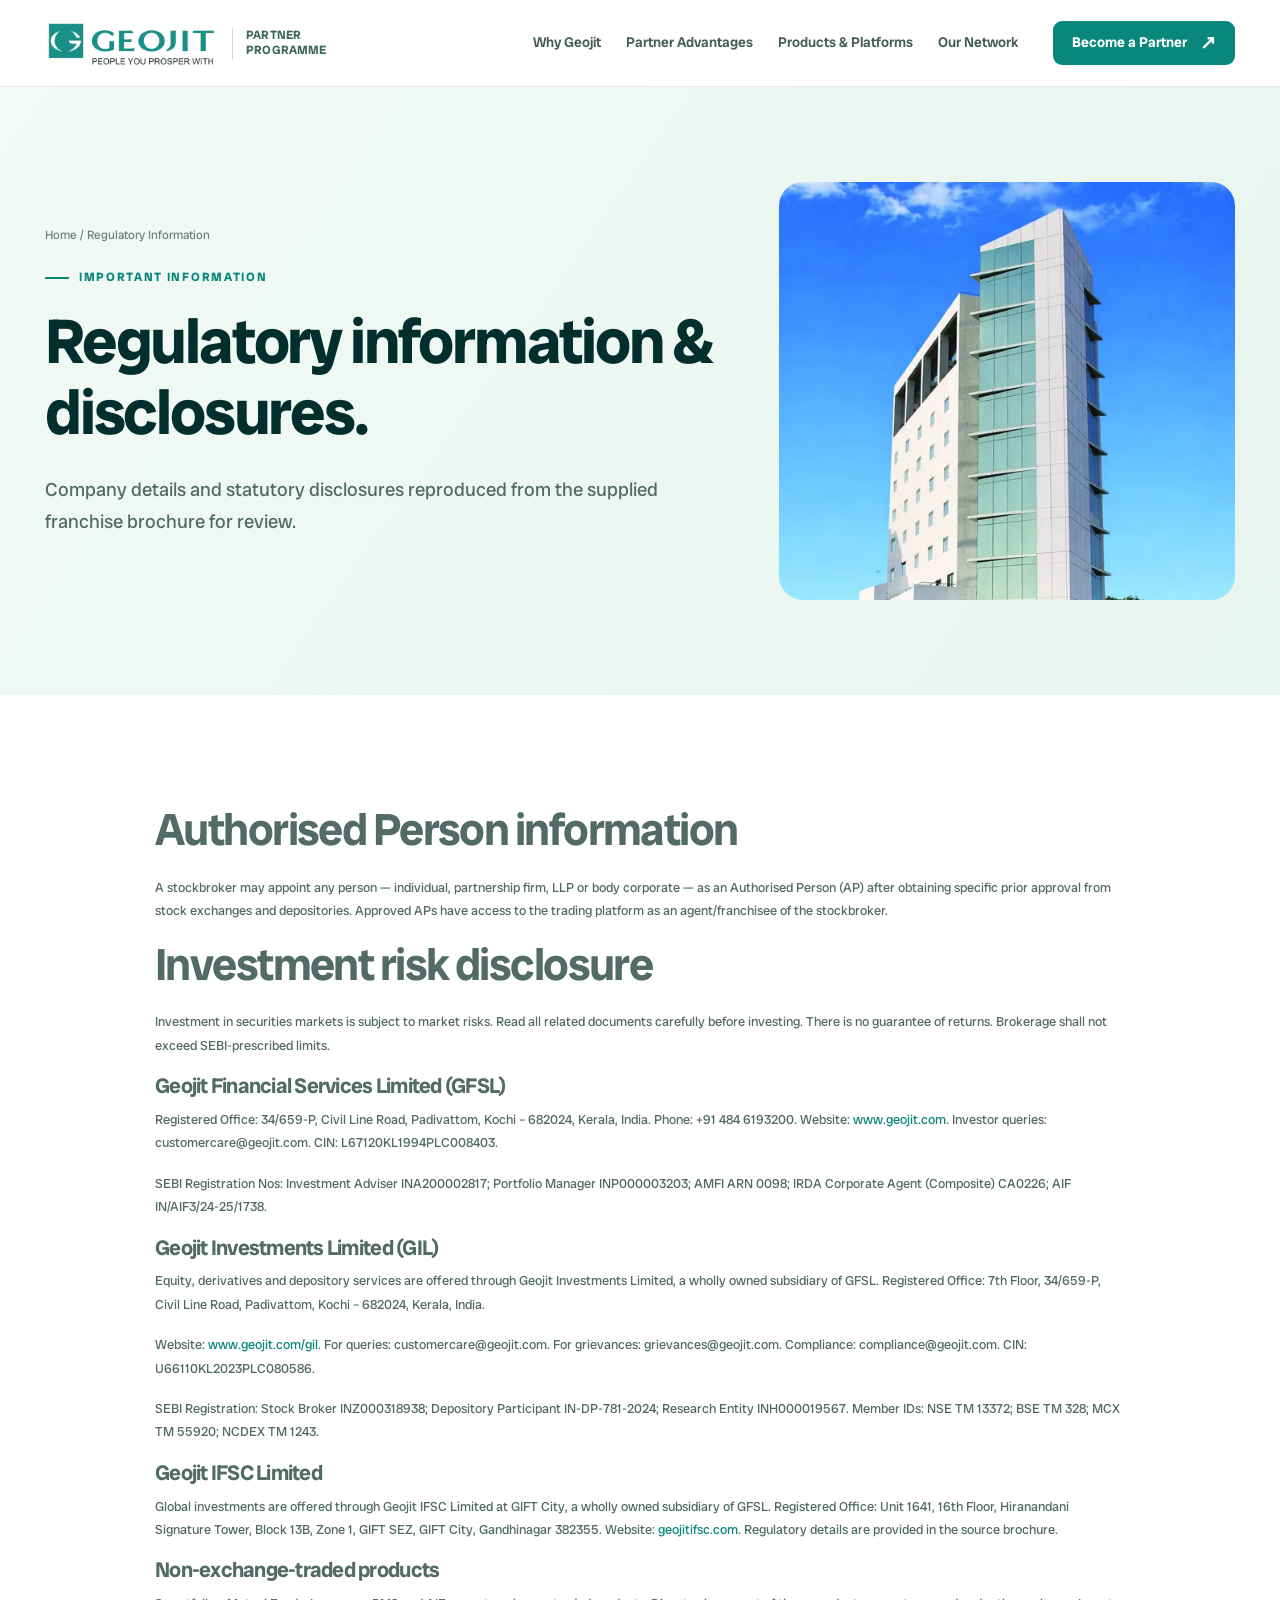
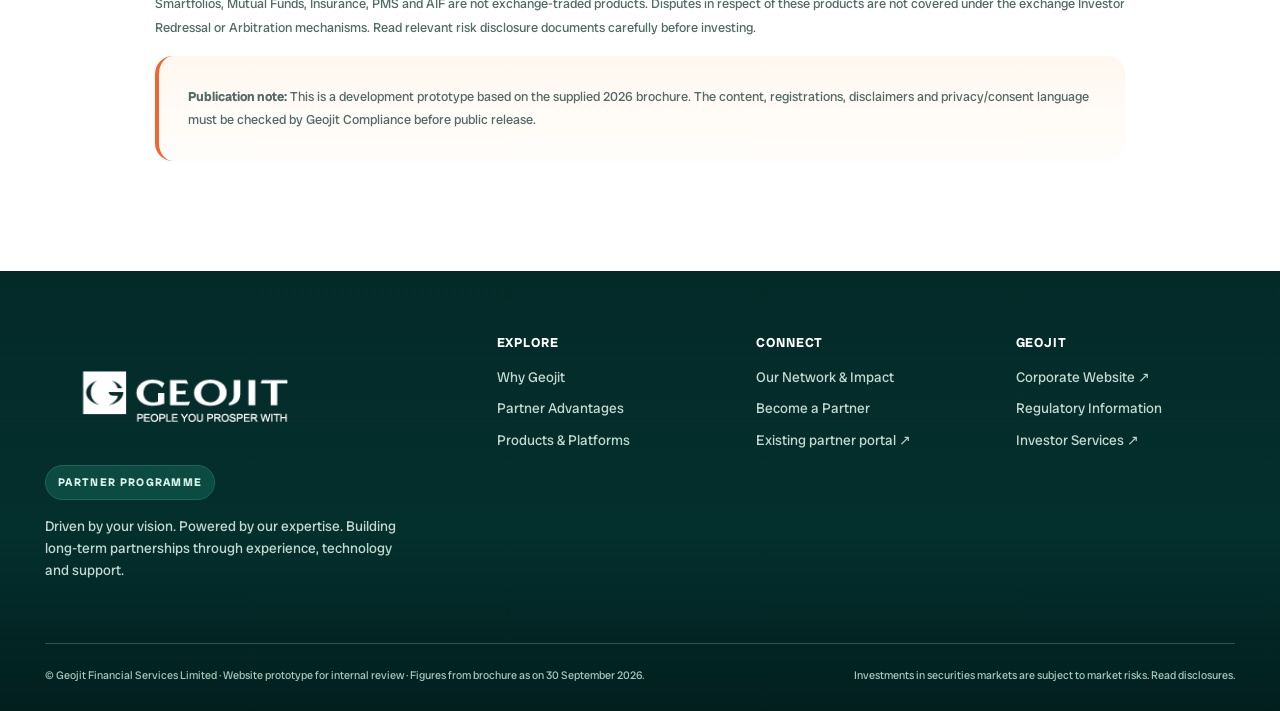
<file: legal.html>
<!DOCTYPE html>
<html lang="en"><head><meta charset="utf-8"/><meta content="width=device-width,initial-scale=1,viewport-fit=cover" name="viewport"/><meta content="#032F2D" name="theme-color"/><title>Regulatory Information | Geojit Partner Programme</title><meta content="Regulatory information, company details and important risk disclosures from the franchisee brochure." name="description"/><meta content="noindex,nofollow" name="robots"/><link href="https://fonts.googleapis.com" rel="preconnect"/><link crossorigin="" href="https://fonts.gstatic.com" rel="preconnect"/><link href="https://fonts.googleapis.com/css2?family=Radio+Canada+Big:wght@400;500;600;700&amp;display=swap" rel="stylesheet"/><link href="styles.css" rel="stylesheet"/><link href="assets/geojit-logo.png" rel="icon" type="image/png"/></head><body><a class="skip-link" href="#main">Skip to content</a>
<header class="site-header"><div class="container nav-wrap"><a aria-label="Geojit Partner Programme home" class="brand" href="index.html"><img alt="Geojit - People You Prosper With" src="assets/geojit-logo.png"/><span aria-hidden="true" class="brand-sep"></span><span class="brand-sub">PARTNER<br/>PROGRAMME</span></a><nav aria-label="Main navigation" class="desktop-nav"><a class="" href="why-geojit.html">Why Geojit</a><a class="" href="advantages.html">Partner Advantages</a><a class="" href="products.html">Products &amp; Platforms</a><a class="" href="impact.html">Our Network</a></nav><a class="btn nav-cta btn-primary" href="partner.html">Become a Partner <span aria-hidden="true" class="arrow">↗</span></a><button aria-controls="mobile-navigation" aria-expanded="false" aria-label="Toggle menu" class="nav-toggle" data-menu-toggle="" type="button"><span class="bars"></span></button></div><nav aria-label="Mobile navigation" class="mobile-nav" data-mobile-nav="" id="mobile-navigation"><a href="index.html">Home</a><a href="why-geojit.html">Why Geojit</a><a href="advantages.html">Partner Advantages</a><a href="products.html">Products &amp; Platforms</a><a href="impact.html">Our Network</a><a class="btn btn-primary" href="partner.html">Become a Partner <span aria-hidden="true" class="arrow">↗</span></a></nav></header><main id="main"><section class="page-hero"><div class="container"><div><div class="bread"><a href="index.html">Home</a> / Regulatory Information</div><div class="eyebrow">Important information</div><h1>Regulatory information &amp; disclosures.</h1><p class="lead">Company details and statutory disclosures reproduced from the supplied franchise brochure for review.</p></div><div class="picture-frame ratio-wide position-top"><img alt="Geojit head office building" class="" decoding="async" loading="lazy" src="assets/geojit-office.webp"/></div></div></section><section class="section"><div class="container legal"><h2>Authorised Person information</h2><p>A stockbroker may appoint any person — individual, partnership firm, LLP or body corporate — as an Authorised Person (AP) after obtaining specific prior approval from stock exchanges and depositories. Approved APs have access to the trading platform as an agent/franchisee of the stockbroker.</p><h2>Investment risk disclosure</h2><p>Investment in securities markets is subject to market risks. Read all related documents carefully before investing. There is no guarantee of returns. Brokerage shall not exceed SEBI-prescribed limits.</p><h3>Geojit Financial Services Limited (GFSL)</h3><p>Registered Office: 34/659-P, Civil Line Road, Padivattom, Kochi – 682024, Kerala, India. Phone: +91 484 6193200. Website: <a class="teal" href="https://www.geojit.com/">www.geojit.com</a>. Investor queries: customercare@geojit.com. CIN: L67120KL1994PLC008403.</p><p>SEBI Registration Nos: Investment Adviser INA200002817; Portfolio Manager INP000003203; AMFI ARN 0098; IRDA Corporate Agent (Composite) CA0226; AIF IN/AIF3/24-25/1738.</p><h3>Geojit Investments Limited (GIL)</h3><p>Equity, derivatives and depository services are offered through Geojit Investments Limited, a wholly owned subsidiary of GFSL. Registered Office: 7th Floor, 34/659-P, Civil Line Road, Padivattom, Kochi – 682024, Kerala, India.</p><p>Website: <a class="teal" href="https://www.geojit.com/gil">www.geojit.com/gil</a>. For queries: customercare@geojit.com. For grievances: grievances@geojit.com. Compliance: compliance@geojit.com. CIN: U66110KL2023PLC080586.</p><p>SEBI Registration: Stock Broker INZ000318938; Depository Participant IN-DP-781-2024; Research Entity INH000019567. Member IDs: NSE TM 13372; BSE TM 328; MCX TM 55920; NCDEX TM 1243.</p><h3>Geojit IFSC Limited</h3><p>Global investments are offered through Geojit IFSC Limited at GIFT City, a wholly owned subsidiary of GFSL. Registered Office: Unit 1641, 16th Floor, Hiranandani Signature Tower, Block 13B, Zone 1, GIFT SEZ, GIFT City, Gandhinagar 382355. Website: <a class="teal" href="https://geojitifsc.com/">geojitifsc.com</a>. Regulatory details are provided in the source brochure.</p><h3>Non-exchange-traded products</h3><p>Smartfolios, Mutual Funds, Insurance, PMS and AIF are not exchange-traded products. Disputes in respect of these products are not covered under the exchange Investor Redressal or Arbitration mechanisms. Read relevant risk disclosure documents carefully before investing.</p><div class="callout"><p><strong>Publication note:</strong> This is a development prototype based on the supplied 2026 brochure. The content, registrations, disclaimers and privacy/consent language must be checked by Geojit Compliance before public release.</p></div></div></section></main><footer class="site-footer"><div class="container"><div class="footer-grid"><div class="footer-brand"><a aria-label="Geojit Partner Programme home" class="footer-logo-link" href="index.html"><img alt="Geojit — People You Prosper With" class="footer-logo" src="assets/geojit-footer-logo.png"/></a><span class="footer-pill">Partner Programme</span><p>Driven by your vision. Powered by our expertise. Building long-term partnerships through experience, technology and support.</p></div><div><h4>Explore</h4><a href="why-geojit.html">Why Geojit</a><a href="advantages.html">Partner Advantages</a><a href="products.html">Products &amp; Platforms</a></div><div><h4>Connect</h4><a href="impact.html">Our Network &amp; Impact</a><a href="partner.html">Become a Partner</a><a href="https://partner.geojit.com/" rel="noopener noreferrer" target="_blank">Existing partner portal ↗</a></div><div><h4>Geojit</h4><a href="https://www.geojit.com/" rel="noopener noreferrer" target="_blank">Corporate Website ↗</a><a href="legal.html">Regulatory Information</a><a href="https://www.geojit.com/" rel="noopener noreferrer" target="_blank">Investor Services ↗</a></div></div><div class="footer-bottom"><p>© Geojit Financial Services Limited · Website prototype for internal review · Figures from brochure as on 30 September 2026.</p><p>Investments in securities markets are subject to market risks. <a href="legal.html">Read disclosures</a>.</p></div></div></footer><div class="mobile-sticky"><a class="btn btn-primary" href="partner.html">Explore Partnership Enquiry <span aria-hidden="true" class="arrow">↗</span></a></div><script defer="" src="script.js"></script></body></html>
</file>
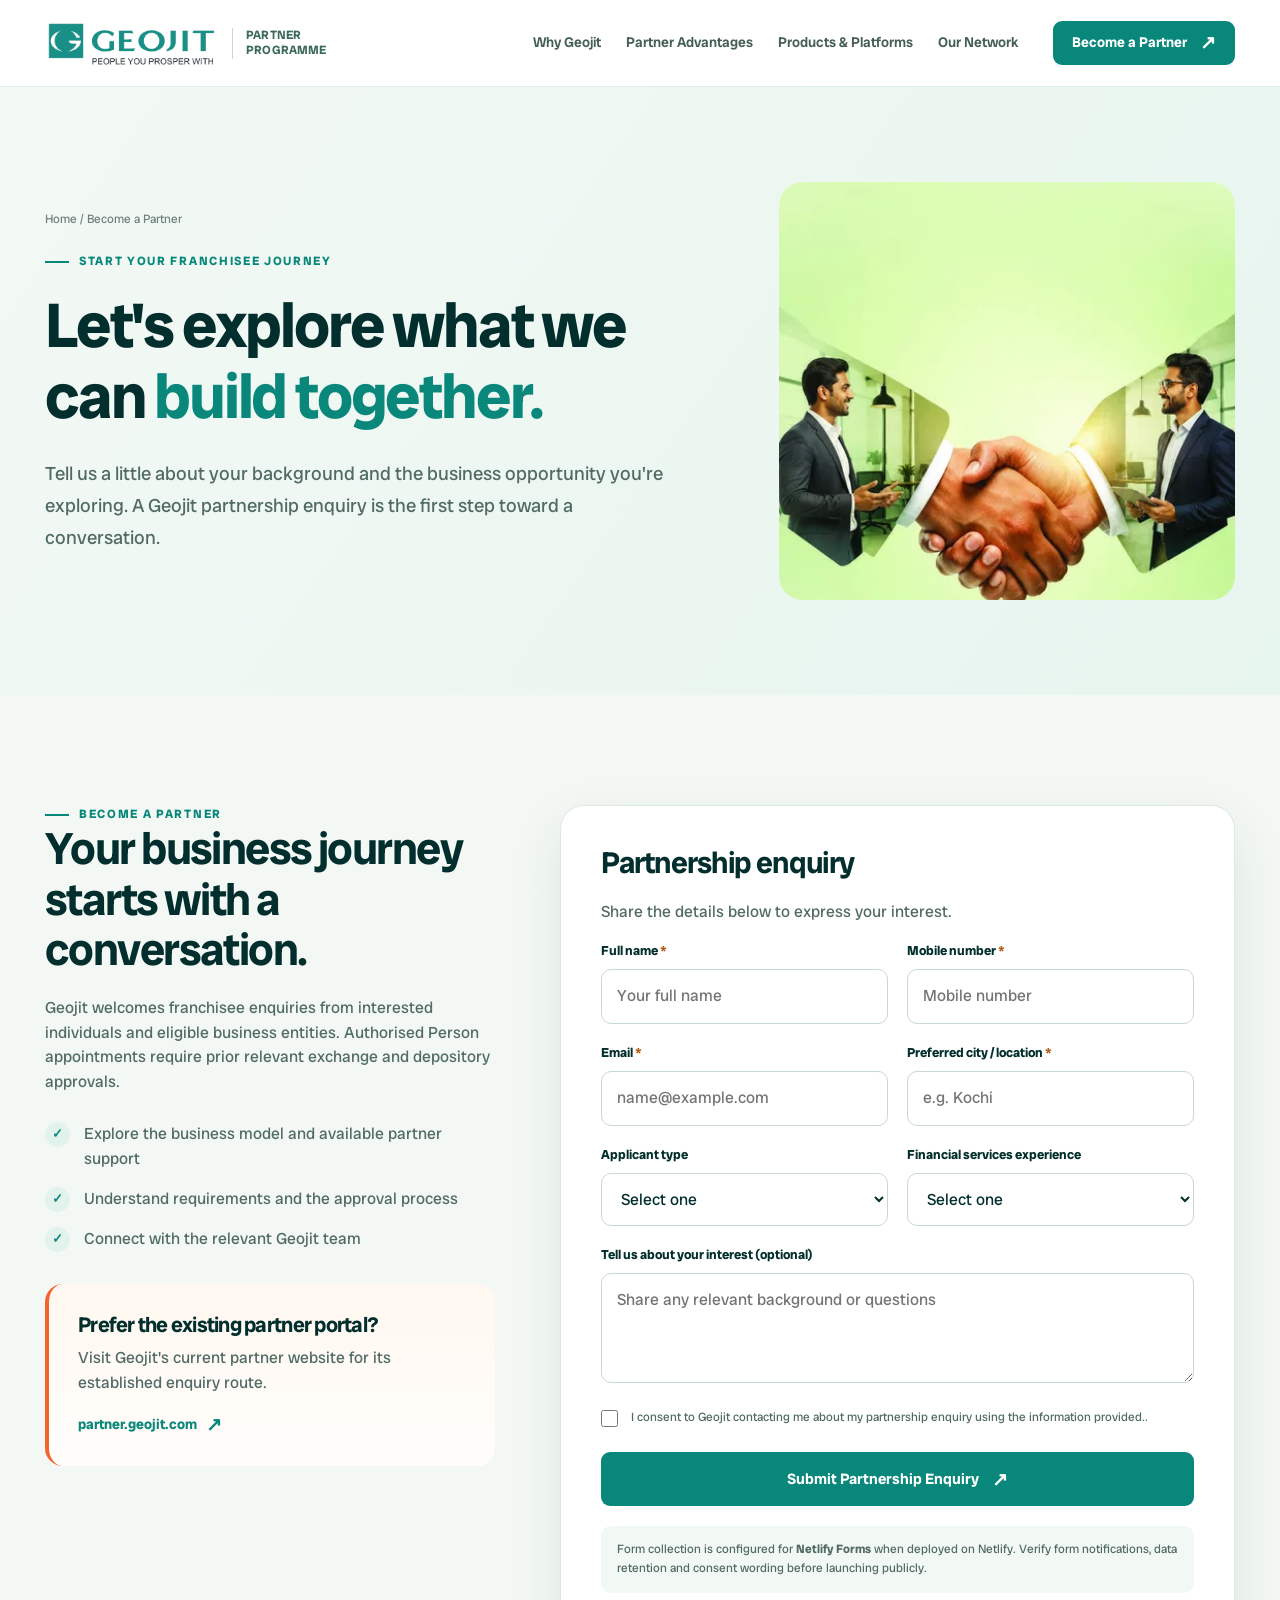
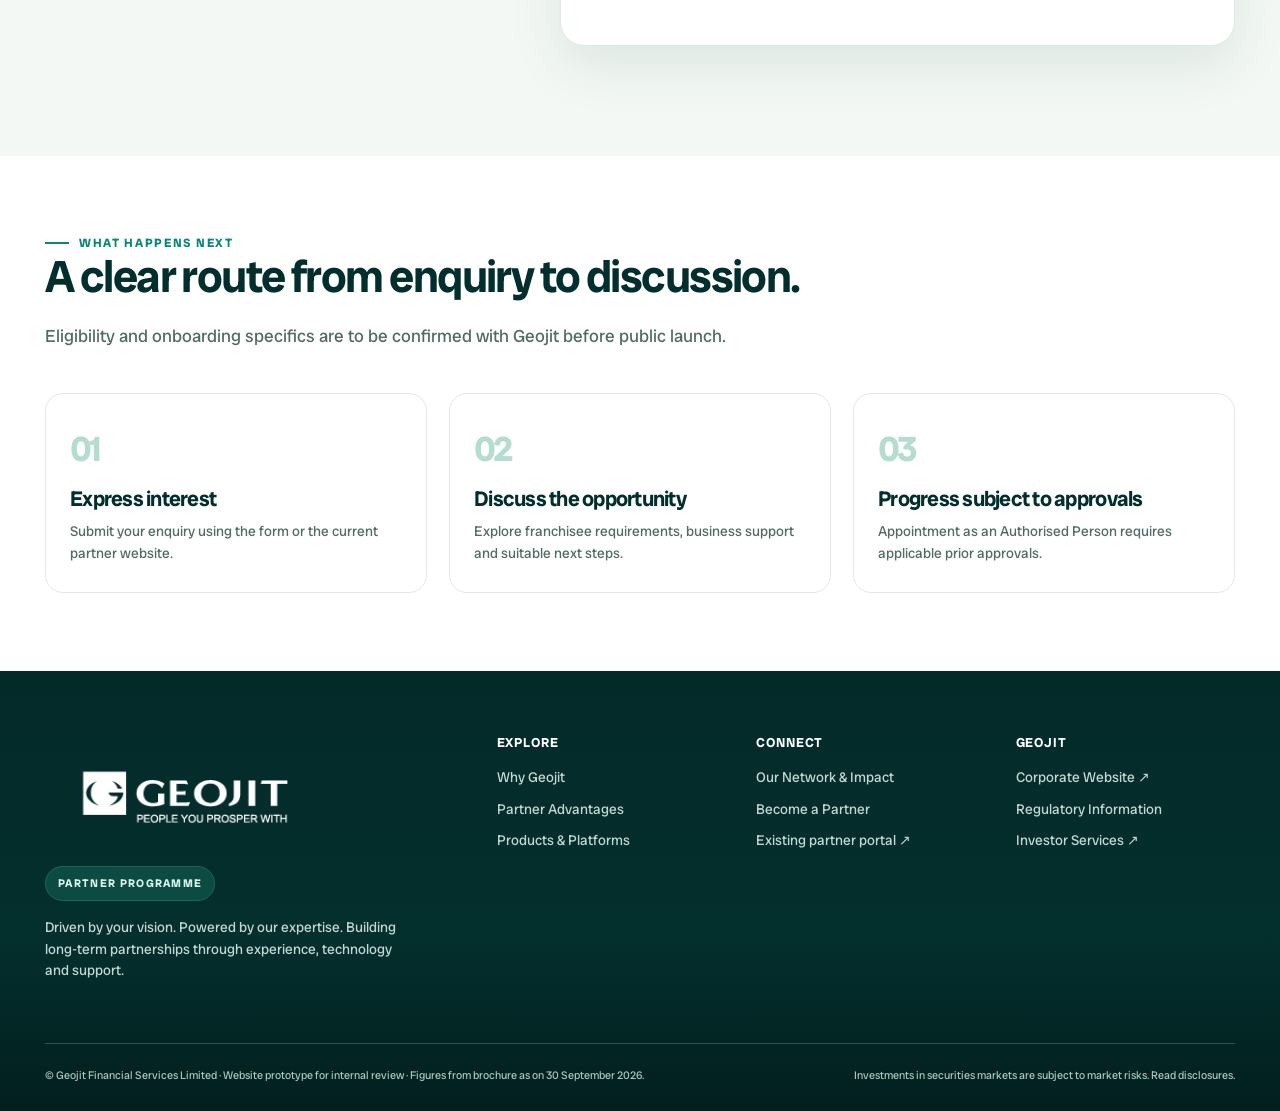
<file: partner.html>
<!DOCTYPE html>
<html lang="en"><head><meta charset="utf-8"/><meta content="width=device-width,initial-scale=1,viewport-fit=cover" name="viewport"/><meta content="#032F2D" name="theme-color"/><title>Become a Partner | Geojit Partner Programme</title><meta content="Start your Geojit franchise partnership enquiry and explore the process for authorised persons." name="description"/><meta content="noindex,nofollow" name="robots"/><link href="https://fonts.googleapis.com" rel="preconnect"/><link crossorigin="" href="https://fonts.gstatic.com" rel="preconnect"/><link href="https://fonts.googleapis.com/css2?family=Radio+Canada+Big:wght@400;500;600;700&amp;display=swap" rel="stylesheet"/><link href="styles.css" rel="stylesheet"/><link href="assets/geojit-logo.png" rel="icon" type="image/png"/></head><body><a class="skip-link" href="#main">Skip to content</a>
<header class="site-header"><div class="container nav-wrap"><a aria-label="Geojit Partner Programme home" class="brand" href="index.html"><img alt="Geojit - People You Prosper With" src="assets/geojit-logo.png"/><span aria-hidden="true" class="brand-sep"></span><span class="brand-sub">PARTNER<br/>PROGRAMME</span></a><nav aria-label="Main navigation" class="desktop-nav"><a class="" href="why-geojit.html">Why Geojit</a><a class="" href="advantages.html">Partner Advantages</a><a class="" href="products.html">Products &amp; Platforms</a><a class="" href="impact.html">Our Network</a></nav><a class="btn nav-cta btn-primary" href="partner.html">Become a Partner <span aria-hidden="true" class="arrow">↗</span></a><button aria-controls="mobile-navigation" aria-expanded="false" aria-label="Toggle menu" class="nav-toggle" data-menu-toggle="" type="button"><span class="bars"></span></button></div><nav aria-label="Mobile navigation" class="mobile-nav" data-mobile-nav="" id="mobile-navigation"><a href="index.html">Home</a><a href="why-geojit.html">Why Geojit</a><a href="advantages.html">Partner Advantages</a><a href="products.html">Products &amp; Platforms</a><a href="impact.html">Our Network</a><a class="btn btn-primary" href="partner.html">Become a Partner <span aria-hidden="true" class="arrow">↗</span></a></nav></header><main id="main"><section class="page-hero"><div class="container"><div><div class="bread"><a href="index.html">Home</a> / Become a Partner</div><div class="eyebrow">Start your franchisee journey</div><h1>Let's explore what we can <span class="teal">build together.</span></h1><p class="lead">Tell us a little about your background and the business opportunity you're exploring. A Geojit partnership enquiry is the first step toward a conversation.</p></div><div class="picture-frame ratio-square"><img alt="Business professionals sealing a partnership with a handshake" class="" decoding="async" loading="lazy" src="assets/handshake.webp"/></div></div></section><section class="section soft"><div class="container enquiry-layout"><div><div class="eyebrow">Become a Partner</div><h2>Your business journey starts with a conversation.</h2><p>Geojit welcomes franchisee enquiries from interested individuals and eligible business entities. Authorised Person appointments require prior relevant exchange and depository approvals.</p><ul class="check-list"><li>Explore the business model and available partner support</li><li>Understand requirements and the approval process</li><li>Connect with the relevant Geojit team</li></ul><div class="callout"><h3>Prefer the existing partner portal?</h3><p>Visit Geojit's current partner website for its established enquiry route.</p><a class="section-link" href="https://partner.geojit.com/" rel="noopener noreferrer" target="_blank">partner.geojit.com <span class="arrow">↗</span></a></div></div><div class="form-card"><h2>Partnership enquiry</h2><p>Share the details below to express your interest.</p><form action="thank-you.html" data-enquiry-form="" data-netlify="true" method="POST" name="franchise-enquiry" netlify-honeypot="bot-field"><input name="form-name" type="hidden" value="franchise-enquiry"/><p class="sr-only"><label>Do not fill this field: <input name="bot-field"/></label></p><div class="form-grid"><div class="field"><label for="full-name">Full name <span class="required">*</span></label><input autocomplete="name" id="full-name" name="full-name" placeholder="Your full name" required="" type="text"/></div><div class="field"><label for="phone">Mobile number <span class="required">*</span></label><input autocomplete="tel" id="phone" inputmode="tel" maxlength="17" name="phone" placeholder="Mobile number" required="" type="tel"/></div><div class="field"><label for="email">Email <span class="required">*</span></label><input autocomplete="email" id="email" name="email" placeholder="name@example.com" required="" type="email"/></div><div class="field"><label for="city">Preferred city / location <span class="required">*</span></label><input autocomplete="address-level2" id="city" name="city" placeholder="e.g. Kochi" required="" type="text"/></div><div class="field"><label for="entity">Applicant type</label><select id="entity" name="entity"><option value="">Select one</option><option>Individual</option><option>Partnership firm</option><option>LLP</option><option>Body corporate</option></select></div><div class="field"><label for="experience">Financial services experience</label><select id="experience" name="experience"><option value="">Select one</option><option>New to financial services</option><option>Less than 3 years</option><option>3–10 years</option><option>Over 10 years</option></select></div><div class="field wide"><label for="message">Tell us about your interest (optional)</label><textarea id="message" name="message" placeholder="Share any relevant background or questions" rows="3"></textarea></div></div><label class="checkbox-line"><input name="consent" required="" type="checkbox" value="yes"/><span>I consent to Geojit contacting me about my partnership enquiry using the information provided..</span></label><button class="btn btn-primary" style="width:100%" type="submit">Submit Partnership Enquiry <span aria-hidden="true" class="arrow">↗</span></button><p class="form-notice">Form collection is configured for <strong>Netlify Forms</strong> when deployed on Netlify. Verify form notifications, data retention and consent wording before launching publicly.</p><p class="form-notice" data-form-message="" hidden="" role="status"></p></form></div></div></section><section class="section sm"><div class="container"><div class="section-heading"><div class="eyebrow">What happens next</div><h2>A clear route from enquiry to discussion.</h2><p>Eligibility and onboarding specifics are to be confirmed with Geojit before public launch.</p></div><div class="process"><div class="process-step"><b>01</b><h3>Express interest</h3><p>Submit your enquiry using the form or the current partner website.</p></div><div class="process-step"><b>02</b><h3>Discuss the opportunity</h3><p>Explore franchisee requirements, business support and suitable next steps.</p></div><div class="process-step"><b>03</b><h3>Progress subject to approvals</h3><p>Appointment as an Authorised Person requires applicable prior approvals.</p></div></div></div></section></main><footer class="site-footer"><div class="container"><div class="footer-grid"><div class="footer-brand"><a aria-label="Geojit Partner Programme home" class="footer-logo-link" href="index.html"><img alt="Geojit — People You Prosper With" class="footer-logo" src="assets/geojit-footer-logo.png"/></a><span class="footer-pill">Partner Programme</span><p>Driven by your vision. Powered by our expertise. Building long-term partnerships through experience, technology and support.</p></div><div><h4>Explore</h4><a href="why-geojit.html">Why Geojit</a><a href="advantages.html">Partner Advantages</a><a href="products.html">Products &amp; Platforms</a></div><div><h4>Connect</h4><a href="impact.html">Our Network &amp; Impact</a><a href="partner.html">Become a Partner</a><a href="https://partner.geojit.com/" rel="noopener noreferrer" target="_blank">Existing partner portal ↗</a></div><div><h4>Geojit</h4><a href="https://www.geojit.com/" rel="noopener noreferrer" target="_blank">Corporate Website ↗</a><a href="legal.html">Regulatory Information</a><a href="https://www.geojit.com/" rel="noopener noreferrer" target="_blank">Investor Services ↗</a></div></div><div class="footer-bottom"><p>© Geojit Financial Services Limited · Website prototype for internal review · Figures from brochure as on 30 September 2026.</p><p>Investments in securities markets are subject to market risks. <a href="legal.html">Read disclosures</a>.</p></div></div></footer><div class="mobile-sticky"><a class="btn btn-primary" href="partner.html">Explore Partnership Enquiry <span aria-hidden="true" class="arrow">↗</span></a></div><script defer="" src="script.js"></script></body></html>
</file>
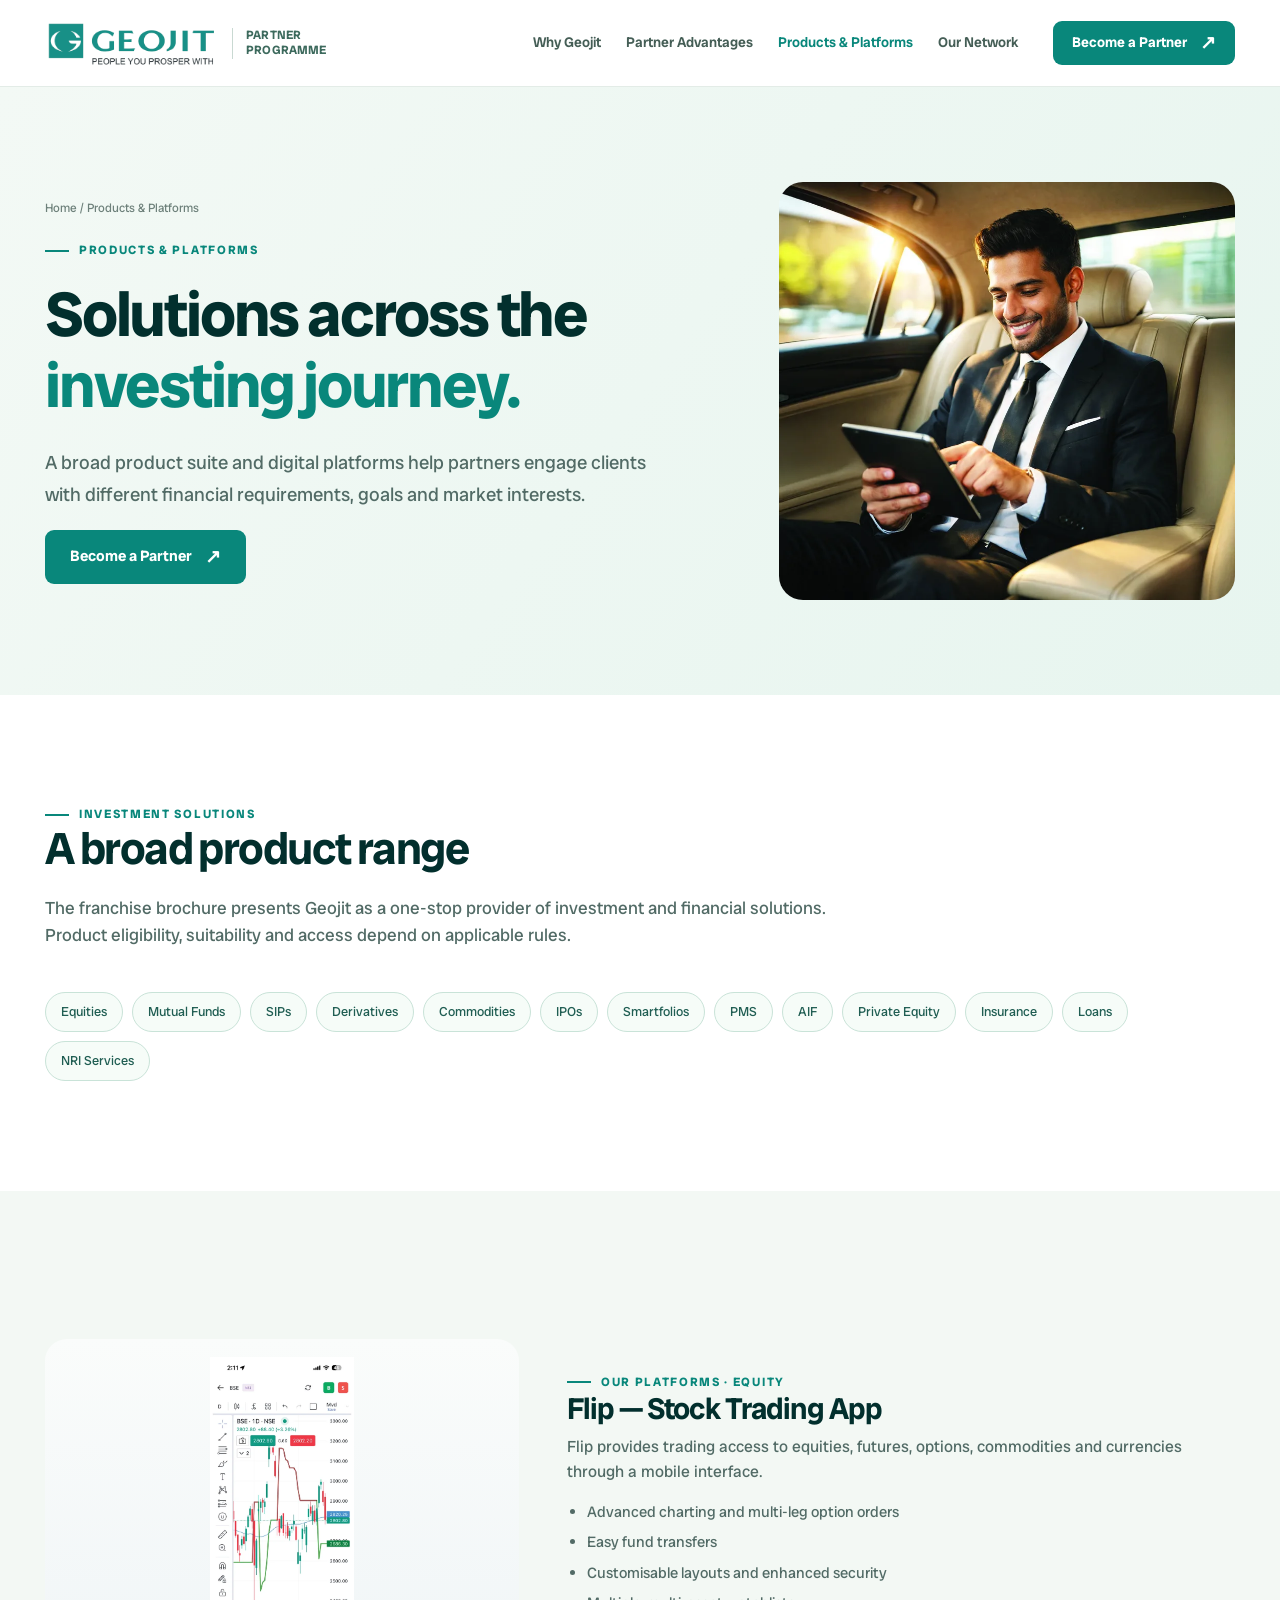
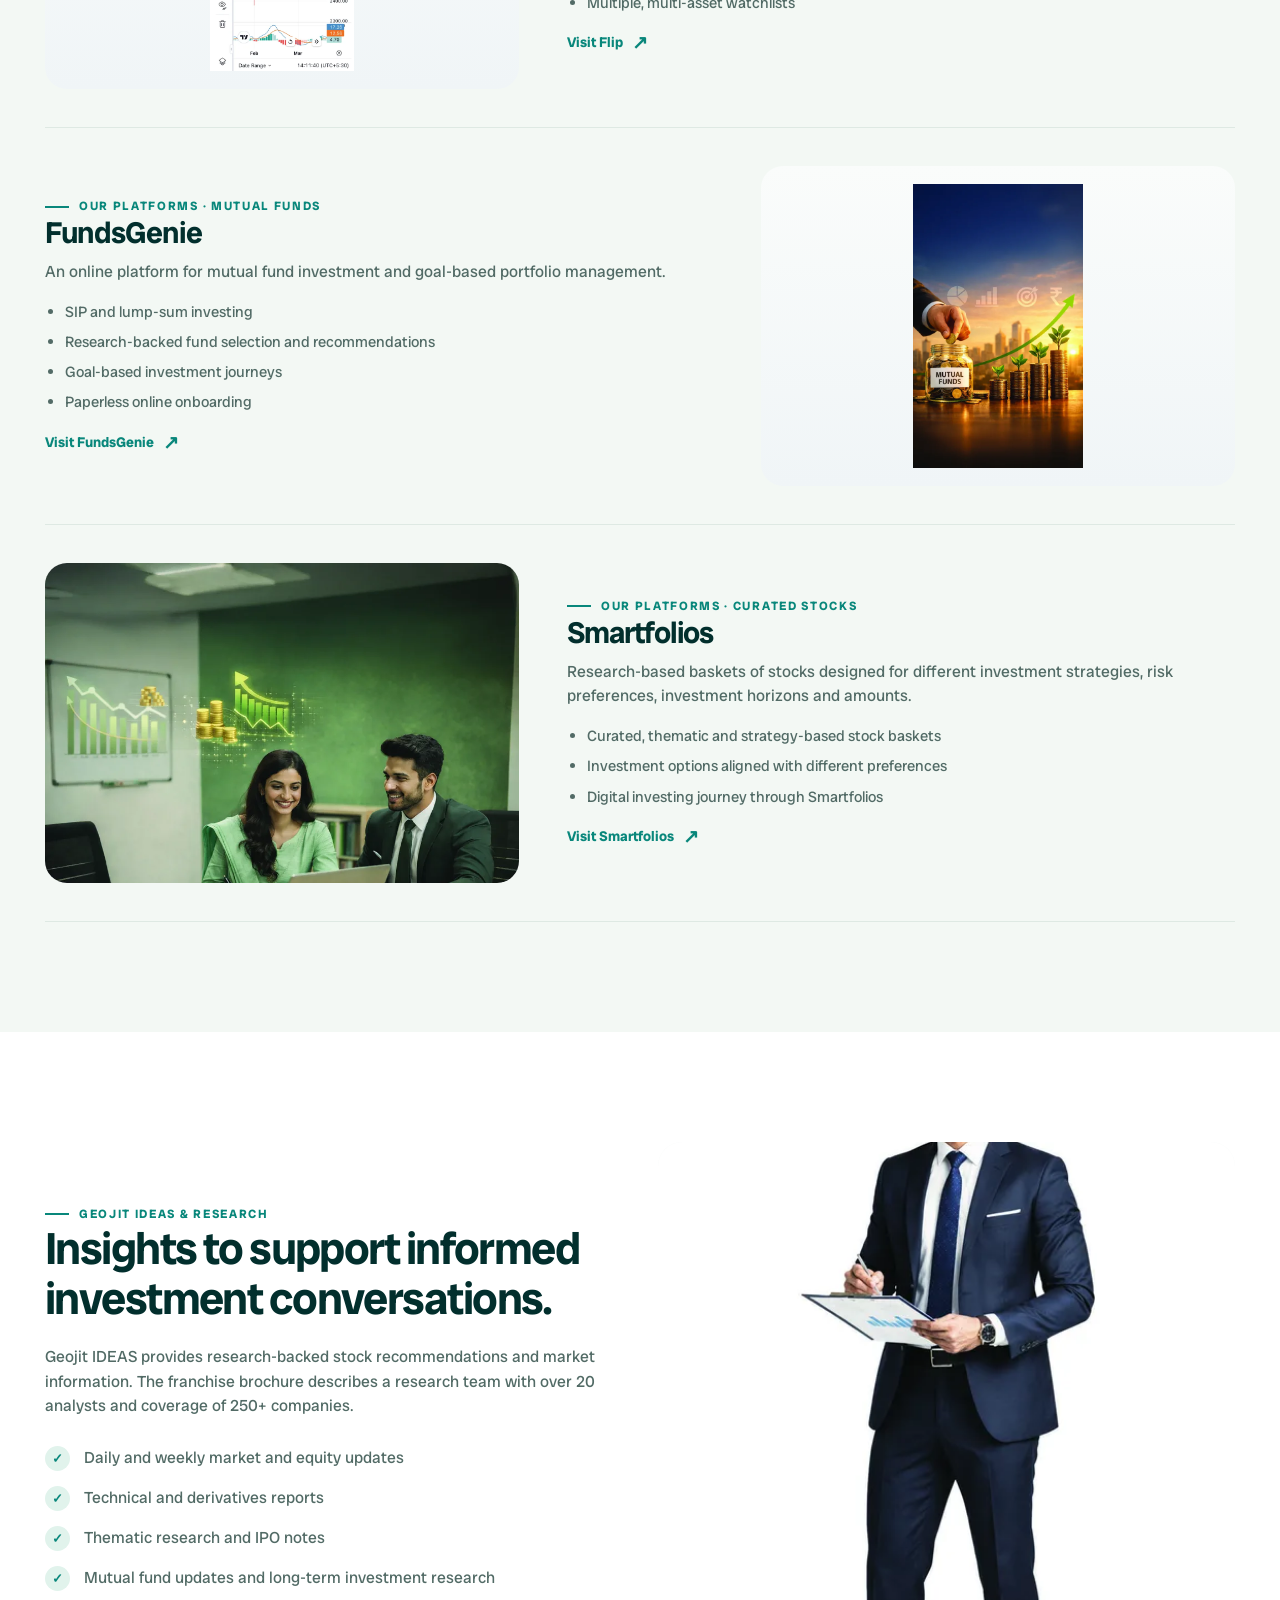
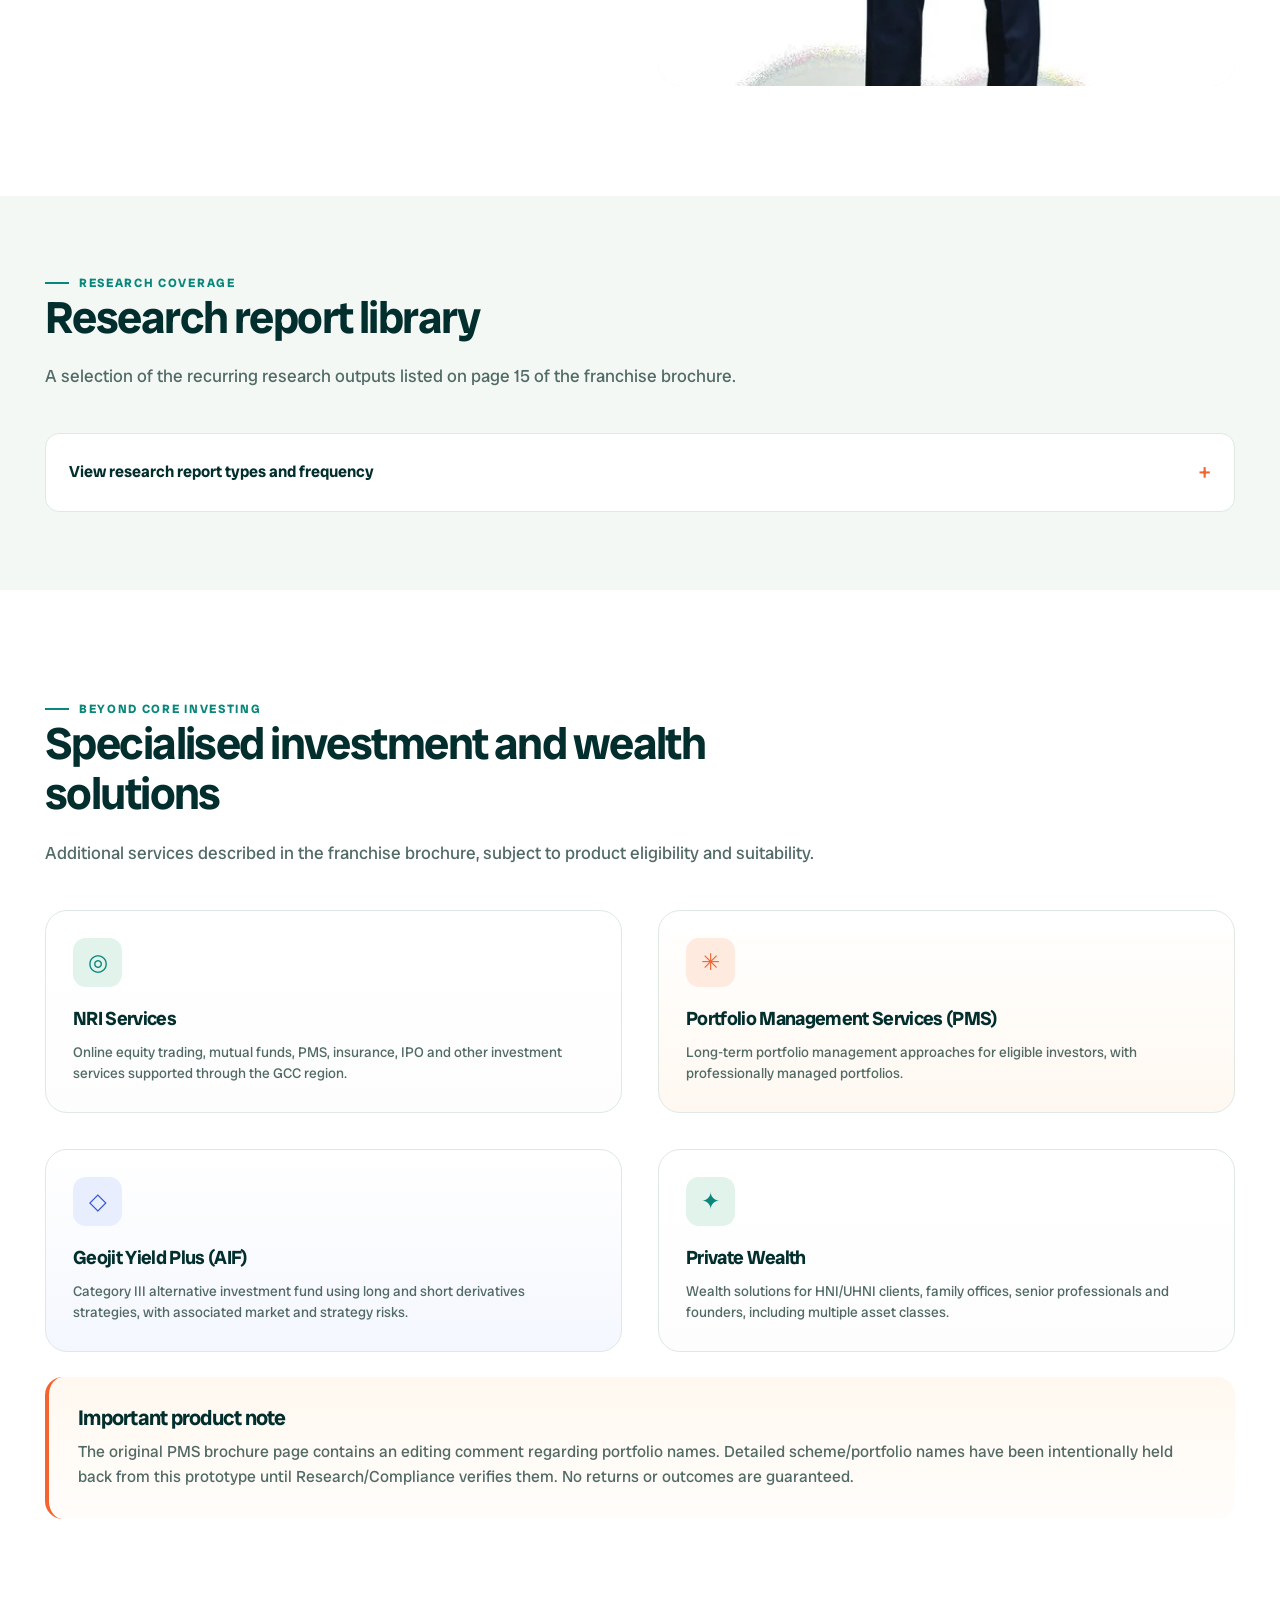
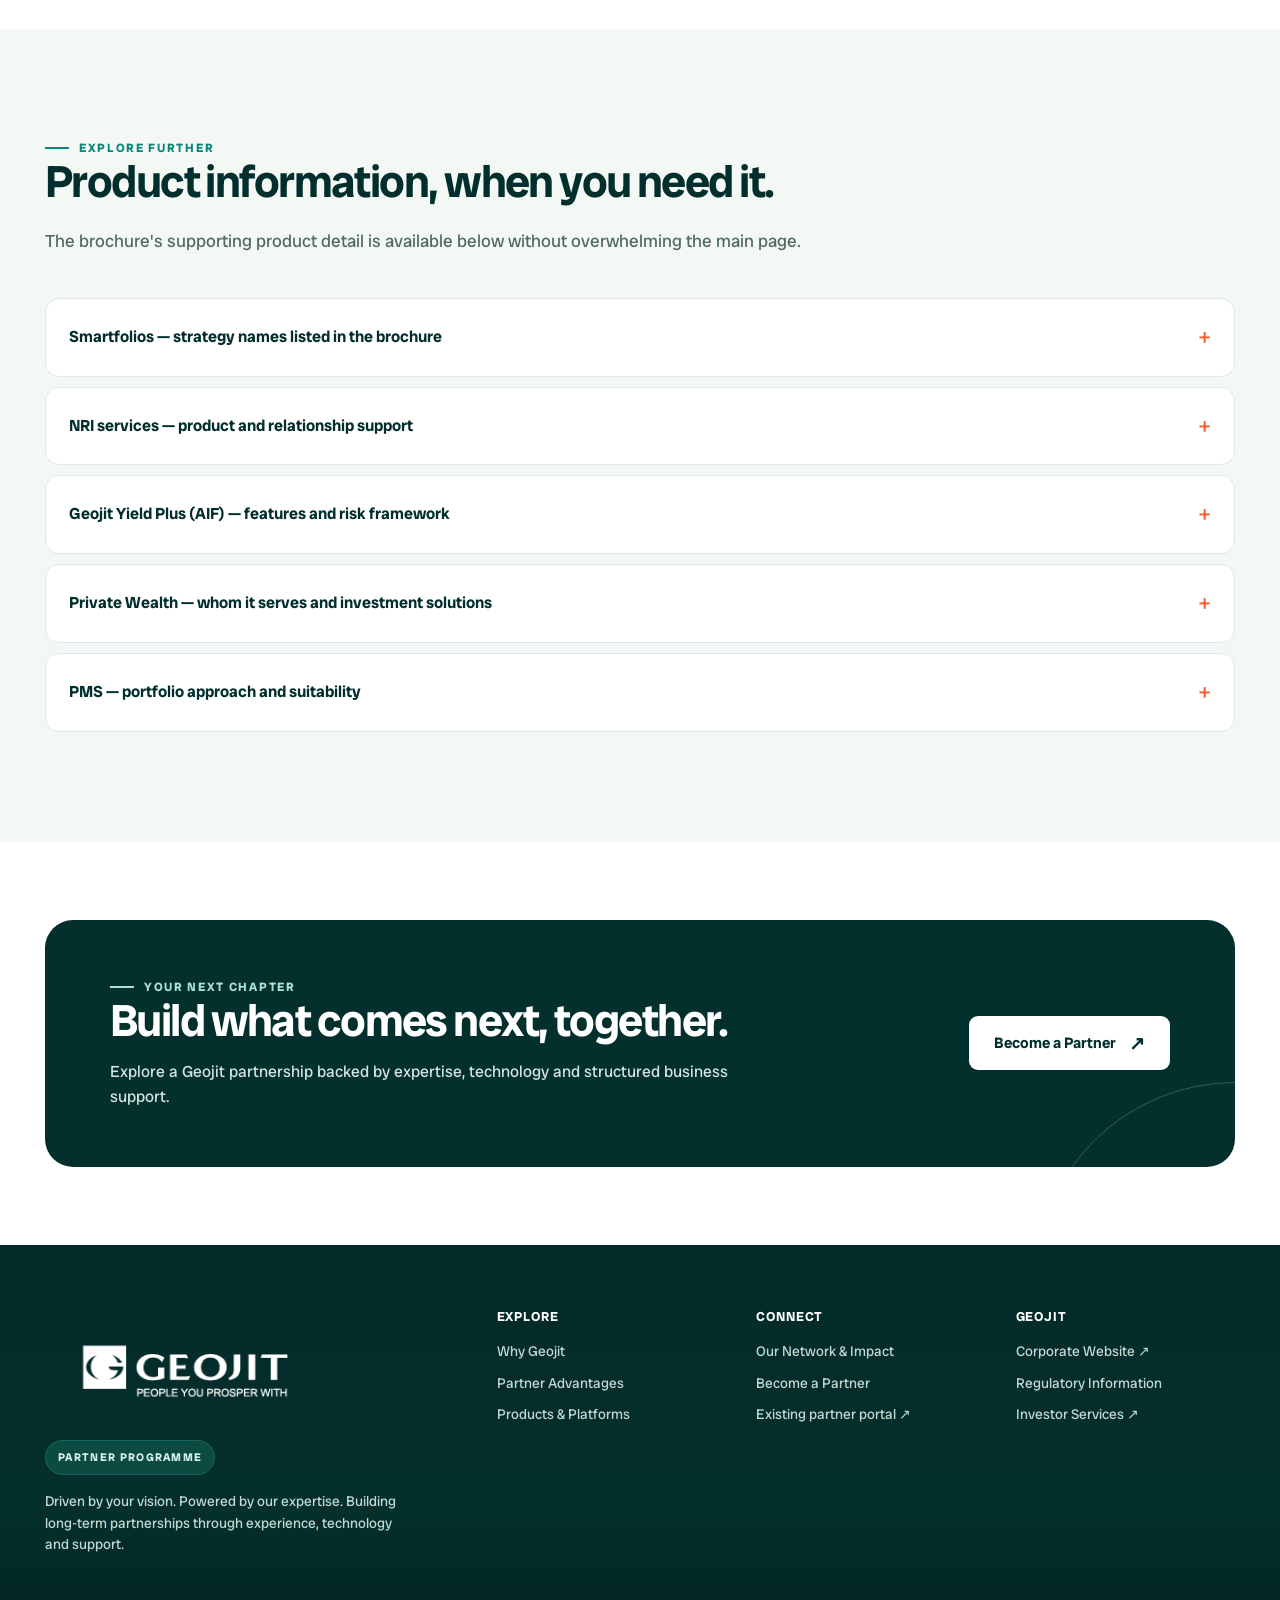
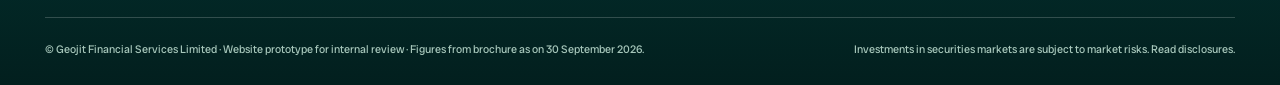
<file: products.html>
<!DOCTYPE html>
<html lang="en"><head><meta charset="utf-8"/><meta content="width=device-width,initial-scale=1,viewport-fit=cover" name="viewport"/><meta content="#032F2D" name="theme-color"/><title>Products and Platforms | Geojit Partner Programme</title><meta content="Discover Flip, FundsGenie, Smartfolios, Geojit IDEAS, PMS, NRI Services and the broader investment ecosystem." name="description"/><meta content="noindex,nofollow" name="robots"/><link href="https://fonts.googleapis.com" rel="preconnect"/><link crossorigin="" href="https://fonts.gstatic.com" rel="preconnect"/><link href="https://fonts.googleapis.com/css2?family=Radio+Canada+Big:wght@400;500;600;700&amp;display=swap" rel="stylesheet"/><link href="styles.css" rel="stylesheet"/><link href="assets/geojit-logo.png" rel="icon" type="image/png"/></head><body><a class="skip-link" href="#main">Skip to content</a>
<header class="site-header"><div class="container nav-wrap"><a aria-label="Geojit Partner Programme home" class="brand" href="index.html"><img alt="Geojit - People You Prosper With" src="assets/geojit-logo.png"/><span aria-hidden="true" class="brand-sep"></span><span class="brand-sub">PARTNER<br/>PROGRAMME</span></a><nav aria-label="Main navigation" class="desktop-nav"><a class="" href="why-geojit.html">Why Geojit</a><a class="" href="advantages.html">Partner Advantages</a><a aria-current="page" class="active" href="products.html">Products &amp; Platforms</a><a class="" href="impact.html">Our Network</a></nav><a class="btn nav-cta btn-primary" href="partner.html">Become a Partner <span aria-hidden="true" class="arrow">↗</span></a><button aria-controls="mobile-navigation" aria-expanded="false" aria-label="Toggle menu" class="nav-toggle" data-menu-toggle="" type="button"><span class="bars"></span></button></div><nav aria-label="Mobile navigation" class="mobile-nav" data-mobile-nav="" id="mobile-navigation"><a href="index.html">Home</a><a href="why-geojit.html">Why Geojit</a><a href="advantages.html">Partner Advantages</a><a aria-current="page" href="products.html">Products &amp; Platforms</a><a href="impact.html">Our Network</a><a class="btn btn-primary" href="partner.html">Become a Partner <span aria-hidden="true" class="arrow">↗</span></a></nav></header><main id="main"><section class="page-hero"><div class="container"><div><div class="bread"><a href="index.html">Home</a> / Products &amp; Platforms</div><div class="eyebrow">Products &amp; Platforms</div><h1>Solutions across the <span class="teal">investing journey.</span></h1><p class="lead">A broad product suite and digital platforms help partners engage clients with different financial requirements, goals and market interests.</p><a class="btn btn-primary" href="partner.html">Become a Partner <span aria-hidden="true" class="arrow">↗</span></a></div><div class="picture-frame ratio-square"><img alt="Investor interacting with trading and investment information on a tablet" class="" decoding="async" loading="lazy" src="assets/investor-tablet.webp"/></div></div></section><section class="section" id="solutions"><div class="container"><div class="section-heading"><div class="eyebrow">Investment solutions</div><h2>A broad product range</h2><p>The franchise brochure presents Geojit as a one-stop provider of investment and financial solutions. Product eligibility, suitability and access depend on applicable rules.</p></div><div class="pill-list"><span class="pill">Equities</span><span class="pill">Mutual Funds</span><span class="pill">SIPs</span><span class="pill">Derivatives</span><span class="pill">Commodities</span><span class="pill">IPOs</span><span class="pill">Smartfolios</span><span class="pill">PMS</span><span class="pill">AIF</span><span class="pill">Private Equity</span><span class="pill">Insurance</span><span class="pill">Loans</span><span class="pill">NRI Services</span></div></div></section><section class="section soft" id="flip"><div class="container"><div class="product-row"><div class="product-visual portrait contain-media"><img alt="Example Geojit Flip trading interface from the brochure" class="" decoding="async" loading="lazy" src="assets/flip-screen.webp"/></div><div><div class="eyebrow">Our platforms · Equity</div><h3>Flip — Stock Trading App</h3><p>Flip provides trading access to equities, futures, options, commodities and currencies through a mobile interface.</p><ul><li>Advanced charting and multi-leg option orders</li><li>Easy fund transfers</li><li>Customisable layouts and enhanced security</li><li>Multiple, multi-asset watchlists</li></ul><a class="section-link" href="https://flip.geojit.com/" rel="noopener noreferrer" target="_blank">Visit Flip <span class="arrow">↗</span></a></div></div><div class="product-row reverse" id="fundsgenie"><div class="product-visual contain-media"><img alt="Concept image showing mutual fund investments growing" class="" decoding="async" loading="lazy" src="assets/mf-growth.webp"/></div><div><div class="eyebrow">Our platforms · Mutual funds</div><h3>FundsGenie</h3><p>An online platform for mutual fund investment and goal-based portfolio management.</p><ul><li>SIP and lump-sum investing</li><li>Research-backed fund selection and recommendations</li><li>Goal-based investment journeys</li><li>Paperless online onboarding</li></ul><a class="section-link" href="https://fundsgenie.in/" rel="noopener noreferrer" target="_blank">Visit FundsGenie <span class="arrow">↗</span></a></div></div><div class="product-row" id="smartfolios"><div class="product-visual position-top"><img alt="Professional consultation relating to investment options" class="" decoding="async" loading="lazy" src="assets/support-team.webp"/></div><div><div class="eyebrow">Our platforms · Curated stocks</div><h3>Smartfolios</h3><p>Research-based baskets of stocks designed for different investment strategies, risk preferences, investment horizons and amounts.</p><ul><li>Curated, thematic and strategy-based stock baskets</li><li>Investment options aligned with different preferences</li><li>Digital investing journey through Smartfolios</li></ul><a class="section-link" href="https://smartfolios.geojit.com/" rel="noopener noreferrer" target="_blank">Visit Smartfolios <span class="arrow">↗</span></a></div></div></div></section><section class="section" id="research"><div class="container grid-2 align-center"><div><div class="eyebrow">Geojit IDEAS &amp; Research</div><h2>Insights to support informed investment conversations.</h2><p>Geojit IDEAS provides research-backed stock recommendations and market information. The franchise brochure describes a research team with over 20 analysts and coverage of 250+ companies.</p><ul class="check-list"><li>Daily and weekly market and equity updates</li><li>Technical and derivatives reports</li><li>Thematic research and IPO notes</li><li>Mutual fund updates and long-term investment research</li></ul></div><div class="picture-frame ratio-square"><img alt="Geojit research professional presenting market insights" class="" decoding="async" loading="lazy" src="assets/research-presenter.webp"/></div></div></section><section class="section sm soft"><div class="container"><div class="section-heading"><div class="eyebrow">Research coverage</div><h2>Research report library</h2><p>A selection of the recurring research outputs listed on page 15 of the franchise brochure.</p></div><details class="details"><summary>View research report types and frequency</summary><div class="details-body"><div class="table-wrap"><table class="data-table"><thead><tr><th>Report</th><th>Frequency</th><th>Research source</th></tr></thead><tbody><tr><td>Market Radar</td><td>Daily morning</td><td>Equity Technical</td></tr><tr><td>Derivative Insights</td><td>Daily morning</td><td>Equity Technical</td></tr><tr><td>New Week New Ideas</td><td>Weekly</td><td>Equity Technical</td></tr><tr><td>Rollover Insights</td><td>Monthly</td><td>Equity Technical</td></tr><tr><td>Market at a Glance</td><td>Daily morning</td><td>Commodity</td></tr><tr><td>Options Snapshot</td><td>Daily morning</td><td>Commodity</td></tr><tr><td>Evening Roundup</td><td>Daily evening</td><td>Commodity</td></tr><tr><td>Commodity Updates</td><td>Periodic</td><td>Commodity</td></tr><tr><td>IPO Note</td><td>Periodic</td><td>Fundamental</td></tr><tr><td>Initiating Coverage</td><td>Periodic</td><td>Fundamental</td></tr><tr><td>Thematic Notes</td><td>Periodic</td><td>Fundamental</td></tr><tr><td>Quant Funda Research Recommendations</td><td>Periodic</td><td>Fundamental</td></tr><tr><td>Portfolio Review</td><td>Periodic</td><td>Fundamental</td></tr><tr><td>Geojit Spotlight Investment Outlook</td><td>Periodic</td><td>Fundamental</td></tr><tr><td>Daily Market View</td><td>Daily</td><td>Fundamental</td></tr><tr><td>Weekly Market View</td><td>Weekly</td><td>Fundamental</td></tr><tr><td>Model Portfolio</td><td>Monthly</td><td>Fundamental</td></tr><tr><td>High Dividend Yield Monitor</td><td>Monthly</td><td>Fundamental</td></tr><tr><td>Insight Stock Recommendations</td><td>Monthly</td><td>Fundamental</td></tr><tr><td>Result Updates</td><td>Quarterly</td><td>Fundamental</td></tr><tr><td>Strategy Notes</td><td>Half yearly</td><td>Fundamental</td></tr><tr><td>Union Budget Analysis</td><td>Yearly</td><td>Fundamental</td></tr><tr><td>Diwali Stock Recommendations</td><td>Yearly</td><td>Fundamental</td></tr><tr><td>Media Queries</td><td>Periodic</td><td>Fundamental</td></tr><tr><td>Market Articles</td><td>Periodic</td><td>Fundamental</td></tr><tr><td>Interviews: live/recorded</td><td>Periodic</td><td>Fundamental</td></tr><tr><td>Nationwide Branch Interactions &amp; Guidance</td><td>Weekly</td><td>Fundamental</td></tr><tr><td>Geojit Insight Stock Articles</td><td>Monthly</td><td>Fundamental</td></tr><tr><td>Geojit Spotlight Stock Recommendation</td><td>Monthly</td><td>Fundamental</td></tr><tr><td>Union Budget Expectations</td><td>Yearly</td><td>Fundamental</td></tr></tbody></table></div></div></details></div></section><section class="section" id="other-solutions"><div class="container"><div class="section-heading"><div class="eyebrow">Beyond core investing</div><h2>Specialised investment and wealth solutions</h2><p>Additional services described in the franchise brochure, subject to product eligibility and suitability.</p></div><div class="grid-2"><article class="card reveal"><div aria-hidden="true" class="iconbox">◎</div><h3>NRI Services</h3><p>Online equity trading, mutual funds, PMS, insurance, IPO and other investment services supported through the GCC region.</p></article><article class="card reveal"><div aria-hidden="true" class="iconbox">✳</div><h3>Portfolio Management Services (PMS)</h3><p>Long-term portfolio management approaches for eligible investors, with professionally managed portfolios.</p></article><article class="card reveal"><div aria-hidden="true" class="iconbox">◇</div><h3>Geojit Yield Plus (AIF)</h3><p>Category III alternative investment fund using long and short derivatives strategies, with associated market and strategy risks.</p></article><article class="card reveal"><div aria-hidden="true" class="iconbox">✦</div><h3>Private Wealth</h3><p>Wealth solutions for HNI/UHNI clients, family offices, senior professionals and founders, including multiple asset classes.</p></article></div><div class="callout" style="margin-top:25px"><h3>Important product note</h3><p>The original PMS brochure page contains an editing comment regarding portfolio names. Detailed scheme/portfolio names have been intentionally held back from this prototype until Research/Compliance verifies them. No returns or outcomes are guaranteed.</p></div></div></section><section class="section soft" id="detailed-solutions"><div class="container"><div class="section-heading"><div class="eyebrow">Explore further</div><h2>Product information, when you need it.</h2><p>The brochure's supporting product detail is available below without overwhelming the main page.</p></div><details class="details"><summary>Smartfolios — strategy names listed in the brochure</summary><div class="details-body"><p>The brochure lists these Smartfolios basket/strategy names. Availability, suitability and basket composition must be checked before communicating to clients.</p><div class="pill-list"><span class="pill">Classic Multicap Sip</span><span class="pill">Defensive Sip</span><span class="pill">Ethical</span><span class="pill">Vision Mid And Small</span><span class="pill">Alpha Top 100</span><span class="pill">Evergreen New Age</span><span class="pill">Infra</span><span class="pill">It Next</span><span class="pill">Consumer Core</span><span class="pill">24K Etf</span><span class="pill">Intellect Price Momentum</span><span class="pill">Optimus Sector Momentum</span><span class="pill">Listed Vc Edge</span><span class="pill">Etf Compass Tactical</span><span class="pill">Prestige High Frequency Strategy</span><span class="pill">Canslim Strategy</span><span class="pill">Lv Value Quant</span><span class="pill">Guru Quant Screens</span><span class="pill">Lv Growth Quant</span><span class="pill">Prime Fundtech</span><span class="pill">Magic Fundtech</span><span class="pill">Ace Fundtech</span><span class="pill">Ultra High-Risk</span><span class="pill">Early Discovery</span><span class="pill">Micro Titans Smallcap</span><span class="pill">Emerging Midcap</span><span class="pill">Titans Top Tier</span><span class="pill">Select Sub Industries</span><span class="pill">Southern Icons Thematic</span><span class="pill">Lms Passive Multicap</span></div></div></details><details class="details"><summary>NRI services — product and relationship support</summary><div class="details-body"><p>Geojit describes a dedicated presence for NRI clients in the UAE, Bahrain, Kuwait and Oman. Services highlighted include:</p><ul><li>Dedicated relationship managers with one-to-one guidance</li><li>Online equity trading and mutual fund investments</li><li>Portfolio Management Services (PMS) and insurance</li><li>In-depth research reports and market insights</li><li>Smartfolios, IPOs and derivative market participation</li></ul></div></details><details class="details"><summary>Geojit Yield Plus (AIF) — features and risk framework</summary><div class="details-body"><p>The brochure describes Geojit Yield Plus as a Category III AIF using long/short derivatives strategies. It seeks risk-adjusted absolute returns over the long term, but these objectives are not assured and investments involve risk.</p><ul><li>Quantitative and technical analysis of equity derivatives opportunities</li><li>Multiple investment strategies and dynamic exposure management</li><li>Strategy-level and overall fund-level drawdown controls</li><li>Hedging, liquidity and leverage-management approaches</li><li>Exchange-traded financial instruments</li></ul><p>Details of product risks, strategy and eligibility should be read in the relevant offer documents.</p></div></details><details class="details"><summary>Private Wealth — whom it serves and investment solutions</summary><div class="details-body"><p>The brochure lists UHNI/HNI clients, family offices, C-suite professionals and startup founders. Its stated framework emphasises client centricity, asset allocation, risk management and long-term relationships.</p><p>Solutions covered:</p><div class="pill-list"><span class="pill">Equities</span><span class="pill">Fixed Income</span><span class="pill">Mutual Funds</span><span class="pill">Alternative Investments</span><span class="pill">Offshore Products</span><span class="pill">Structured Products</span><span class="pill">Insurance</span><span class="pill">Real Estate AIF Opportunities</span><span class="pill">Estate &amp; Succession Planning</span><span class="pill">Private Equity / VC Opportunities</span><span class="pill">Tax &amp; Legal Services Access</span></div></div></details><details class="details"><summary>PMS — portfolio approach and suitability</summary><div class="details-body"><p>The brochure describes professionally managed equity portfolios targeting long-term wealth creation, with a stated investment horizon of approximately five to six years. It notes diversification considerations and assessment of business quality and management.</p><p>Individual portfolio names, composition and their accompanying descriptions on page 18 require editorial confirmation; they are not reproduced in this public-facing prototype.</p></div></details></div></section><section class="section sm"><div class="container"><div class="cta-panel"><div><div class="eyebrow">Your next chapter</div><h2>Build what comes next, together.</h2><p>Explore a Geojit partnership backed by expertise, technology and structured business support.</p></div><div class="actions"><a class="btn btn-light" href="partner.html">Become a Partner <span aria-hidden="true" class="arrow">↗</span></a></div></div></div></section></main><footer class="site-footer"><div class="container"><div class="footer-grid"><div class="footer-brand"><a aria-label="Geojit Partner Programme home" class="footer-logo-link" href="index.html"><img alt="Geojit — People You Prosper With" class="footer-logo" src="assets/geojit-footer-logo.png"/></a><span class="footer-pill">Partner Programme</span><p>Driven by your vision. Powered by our expertise. Building long-term partnerships through experience, technology and support.</p></div><div><h4>Explore</h4><a href="why-geojit.html">Why Geojit</a><a href="advantages.html">Partner Advantages</a><a href="products.html">Products &amp; Platforms</a></div><div><h4>Connect</h4><a href="impact.html">Our Network &amp; Impact</a><a href="partner.html">Become a Partner</a><a href="https://partner.geojit.com/" rel="noopener noreferrer" target="_blank">Existing partner portal ↗</a></div><div><h4>Geojit</h4><a href="https://www.geojit.com/" rel="noopener noreferrer" target="_blank">Corporate Website ↗</a><a href="legal.html">Regulatory Information</a><a href="https://www.geojit.com/" rel="noopener noreferrer" target="_blank">Investor Services ↗</a></div></div><div class="footer-bottom"><p>© Geojit Financial Services Limited · Website prototype for internal review · Figures from brochure as on 30 September 2026.</p><p>Investments in securities markets are subject to market risks. <a href="legal.html">Read disclosures</a>.</p></div></div></footer><div class="mobile-sticky"><a class="btn btn-primary" href="partner.html">Explore Partnership Enquiry <span aria-hidden="true" class="arrow">↗</span></a></div><script defer="" src="script.js"></script></body></html>
</file>
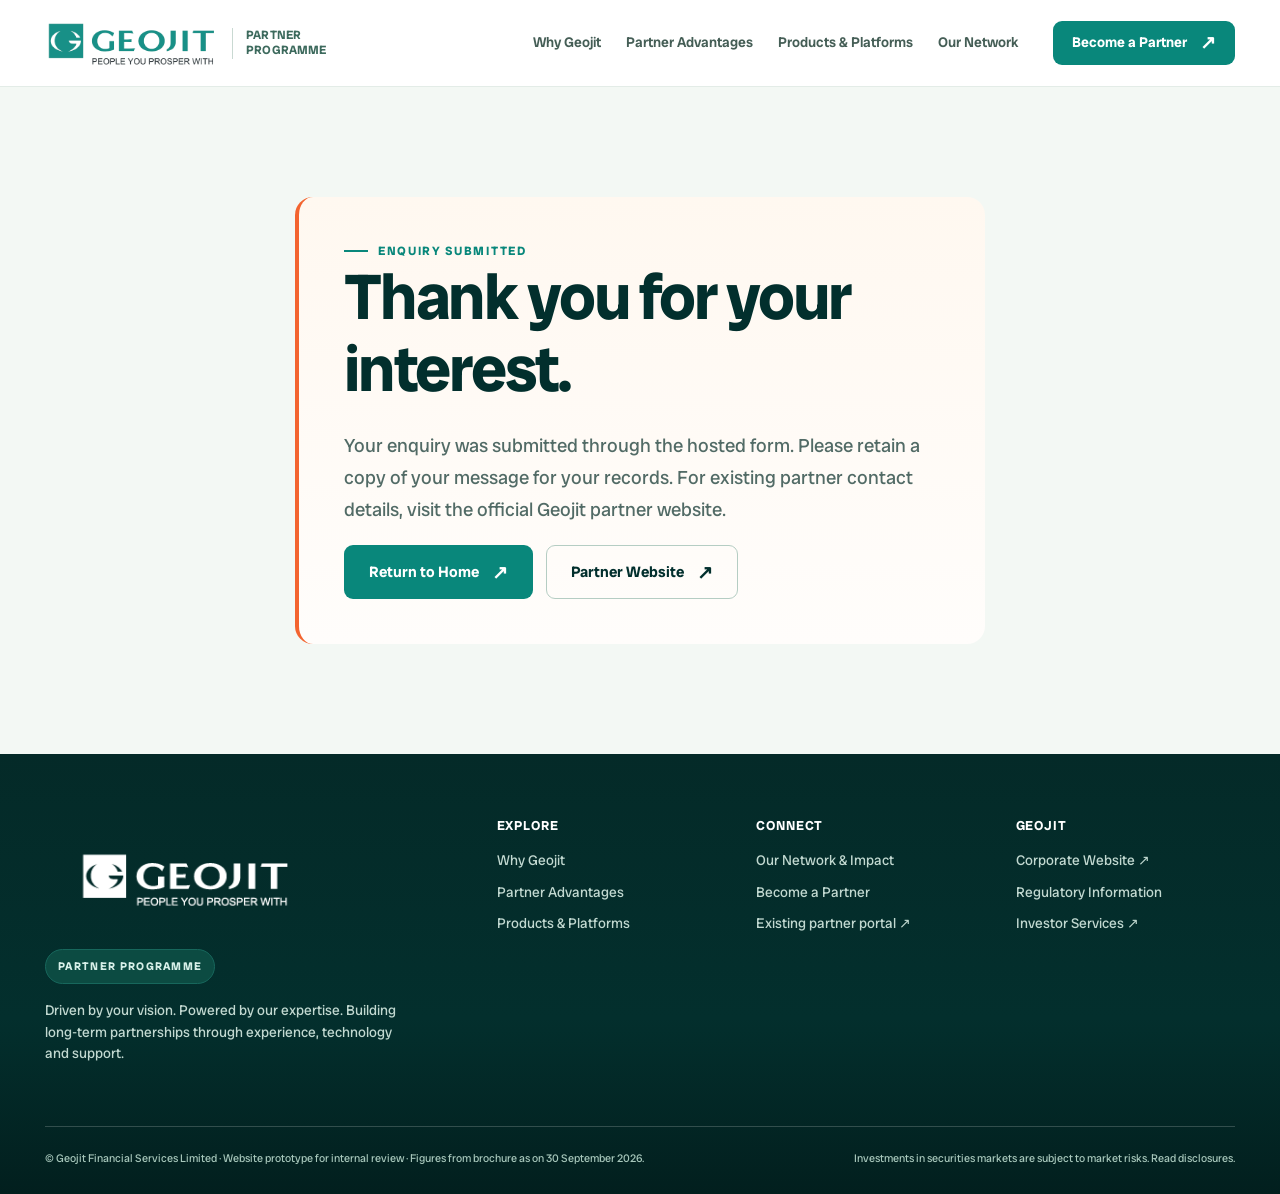
<file: thank-you.html>
<!DOCTYPE html>
<html lang="en"><head><meta charset="utf-8"/><meta content="width=device-width,initial-scale=1,viewport-fit=cover" name="viewport"/><meta content="#032F2D" name="theme-color"/><title>Thank you | Geojit Partner Programme</title><meta content="Thank you for your Geojit partner enquiry." name="description"/><meta content="noindex,nofollow" name="robots"/><link href="https://fonts.googleapis.com" rel="preconnect"/><link crossorigin="" href="https://fonts.gstatic.com" rel="preconnect"/><link href="https://fonts.googleapis.com/css2?family=Radio+Canada+Big:wght@400;500;600;700&amp;display=swap" rel="stylesheet"/><link href="styles.css" rel="stylesheet"/><link href="assets/geojit-logo.png" rel="icon" type="image/png"/></head><body><a class="skip-link" href="#main">Skip to content</a>
<header class="site-header"><div class="container nav-wrap"><a aria-label="Geojit Partner Programme home" class="brand" href="index.html"><img alt="Geojit - People You Prosper With" src="assets/geojit-logo.png"/><span aria-hidden="true" class="brand-sep"></span><span class="brand-sub">PARTNER<br/>PROGRAMME</span></a><nav aria-label="Main navigation" class="desktop-nav"><a class="" href="why-geojit.html">Why Geojit</a><a class="" href="advantages.html">Partner Advantages</a><a class="" href="products.html">Products &amp; Platforms</a><a class="" href="impact.html">Our Network</a></nav><a class="btn nav-cta btn-primary" href="partner.html">Become a Partner <span aria-hidden="true" class="arrow">↗</span></a><button aria-controls="mobile-navigation" aria-expanded="false" aria-label="Toggle menu" class="nav-toggle" data-menu-toggle="" type="button"><span class="bars"></span></button></div><nav aria-label="Mobile navigation" class="mobile-nav" data-mobile-nav="" id="mobile-navigation"><a href="index.html">Home</a><a href="why-geojit.html">Why Geojit</a><a href="advantages.html">Partner Advantages</a><a href="products.html">Products &amp; Platforms</a><a href="impact.html">Our Network</a><a class="btn btn-primary" href="partner.html">Become a Partner <span aria-hidden="true" class="arrow">↗</span></a></nav></header><main id="main"><section class="section soft" style="min-height:70vh;display:flex;align-items:center"><div class="container"><div class="callout" style="max-width:690px;margin:auto;padding:45px"><div class="eyebrow">Enquiry submitted</div><h1 style="font-size:clamp(2.5rem,5vw,4rem)">Thank you for your interest.</h1><p class="lead">Your enquiry was submitted through the hosted form. Please retain a copy of your message for your records. For existing partner contact details, visit the official Geojit partner website.</p><div class="actions"><a class="btn btn-primary" href="index.html">Return to Home <span aria-hidden="true" class="arrow">↗</span></a><a class="btn btn-secondary" href="https://partner.geojit.com/">Partner Website <span aria-hidden="true" class="arrow">↗</span></a></div></div></div></section></main><footer class="site-footer"><div class="container"><div class="footer-grid"><div class="footer-brand"><a aria-label="Geojit Partner Programme home" class="footer-logo-link" href="index.html"><img alt="Geojit — People You Prosper With" class="footer-logo" src="assets/geojit-footer-logo.png"/></a><span class="footer-pill">Partner Programme</span><p>Driven by your vision. Powered by our expertise. Building long-term partnerships through experience, technology and support.</p></div><div><h4>Explore</h4><a href="why-geojit.html">Why Geojit</a><a href="advantages.html">Partner Advantages</a><a href="products.html">Products &amp; Platforms</a></div><div><h4>Connect</h4><a href="impact.html">Our Network &amp; Impact</a><a href="partner.html">Become a Partner</a><a href="https://partner.geojit.com/" rel="noopener noreferrer" target="_blank">Existing partner portal ↗</a></div><div><h4>Geojit</h4><a href="https://www.geojit.com/" rel="noopener noreferrer" target="_blank">Corporate Website ↗</a><a href="legal.html">Regulatory Information</a><a href="https://www.geojit.com/" rel="noopener noreferrer" target="_blank">Investor Services ↗</a></div></div><div class="footer-bottom"><p>© Geojit Financial Services Limited · Website prototype for internal review · Figures from brochure as on 30 September 2026.</p><p>Investments in securities markets are subject to market risks. <a href="legal.html">Read disclosures</a>.</p></div></div></footer><div class="mobile-sticky"><a class="btn btn-primary" href="partner.html">Explore Partnership Enquiry <span aria-hidden="true" class="arrow">↗</span></a></div><script defer="" src="script.js"></script></body></html>
</file>
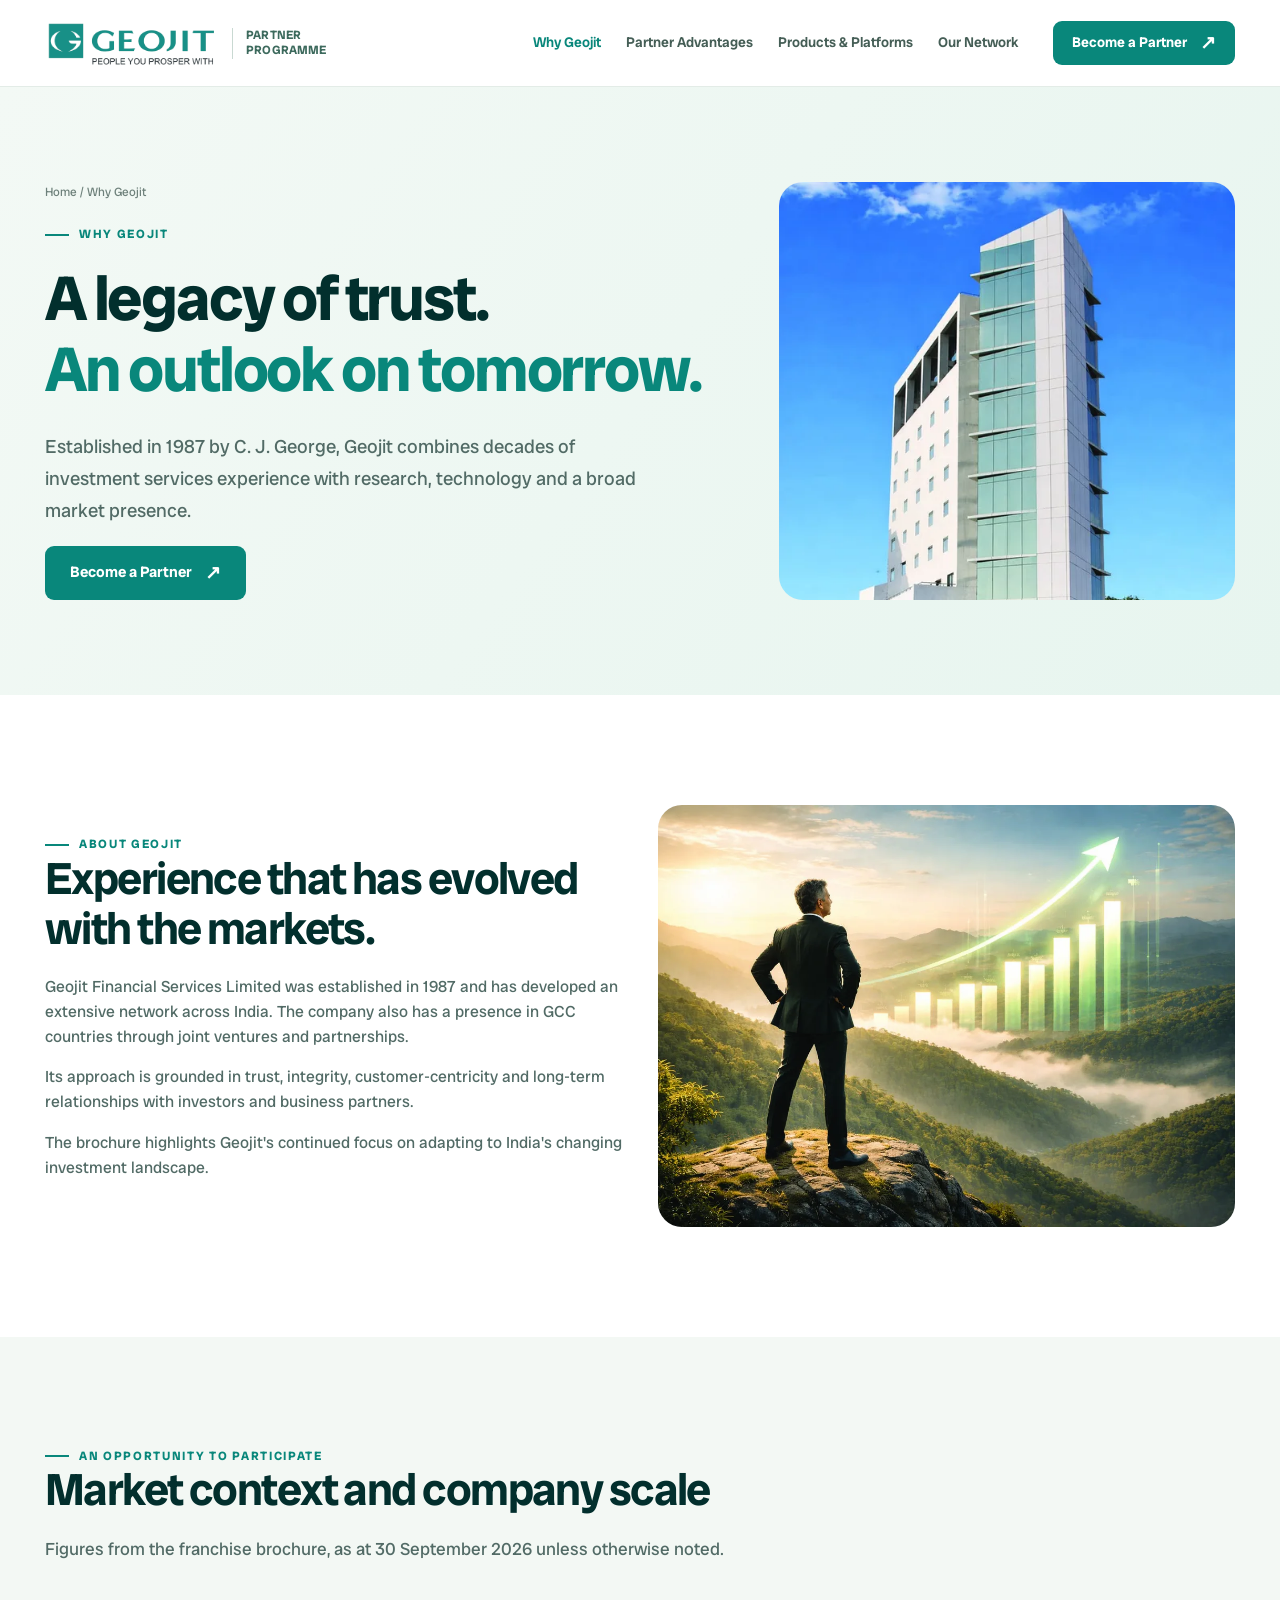
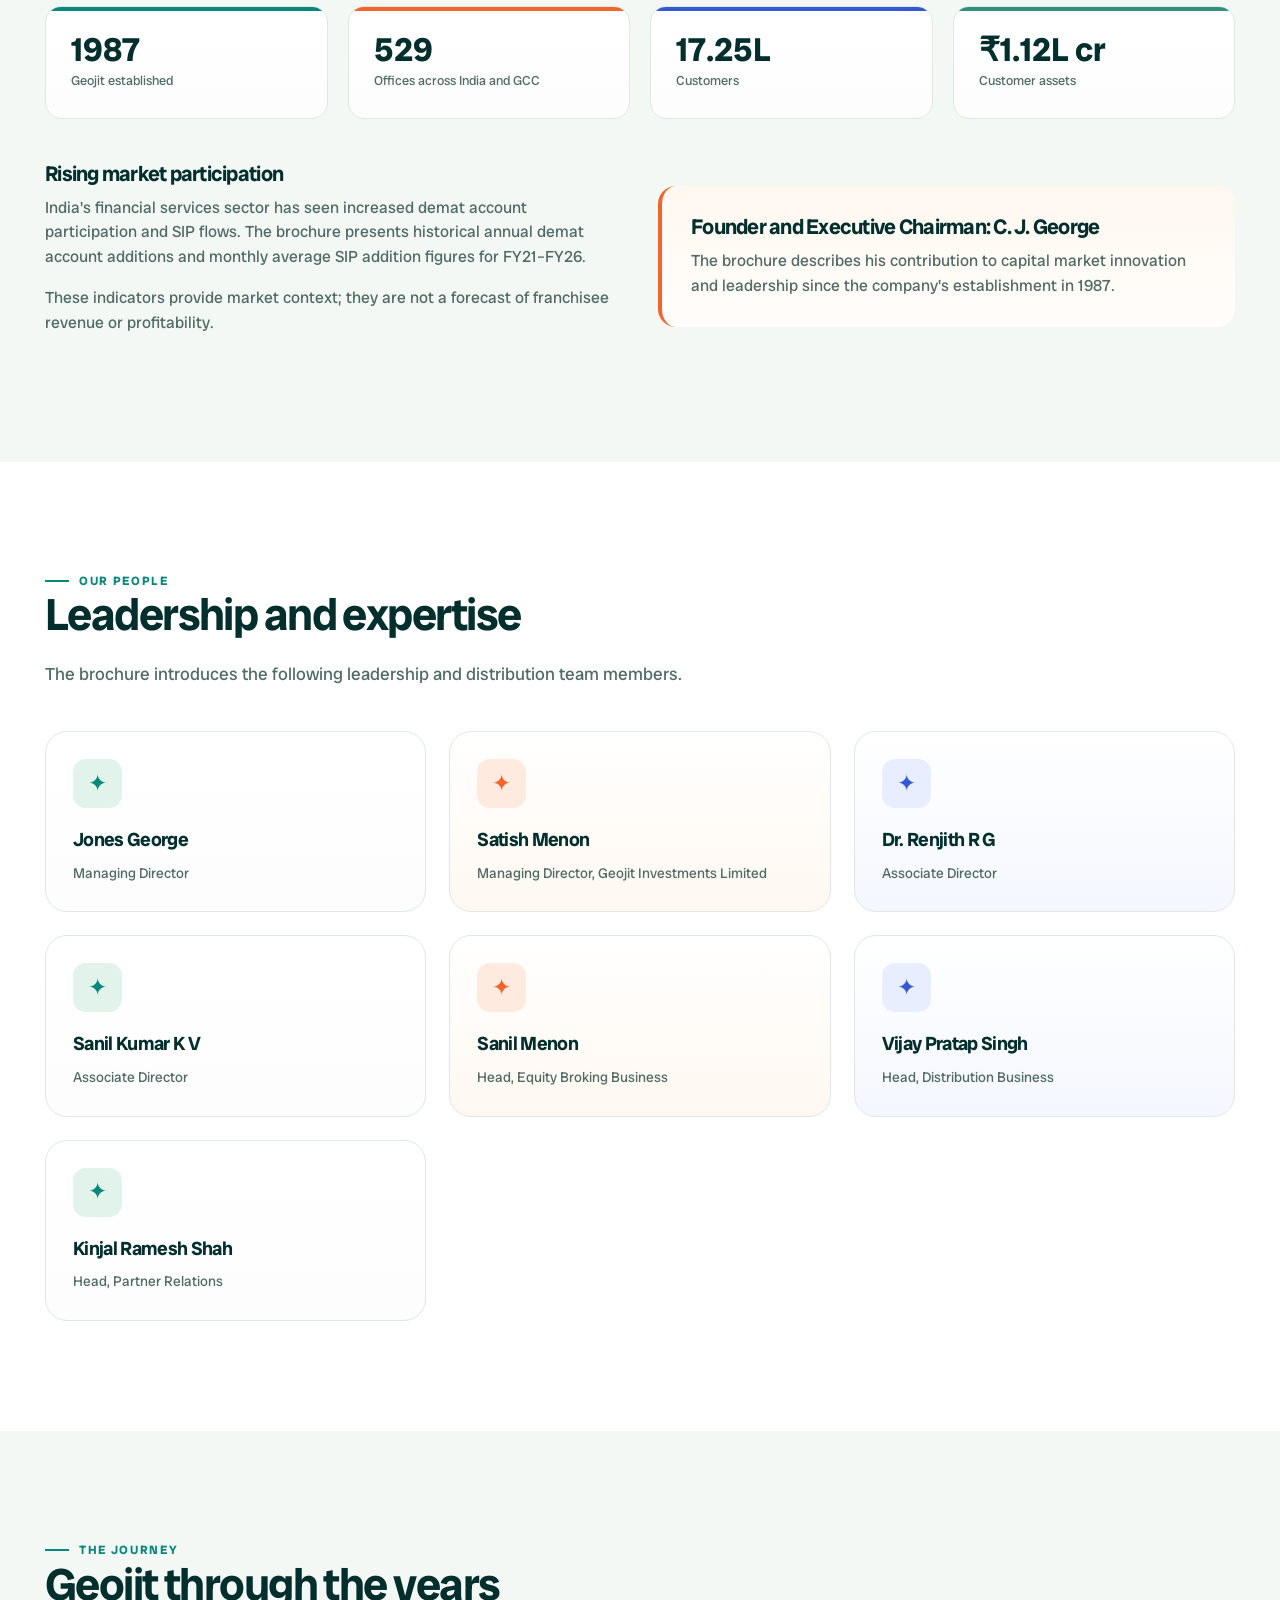
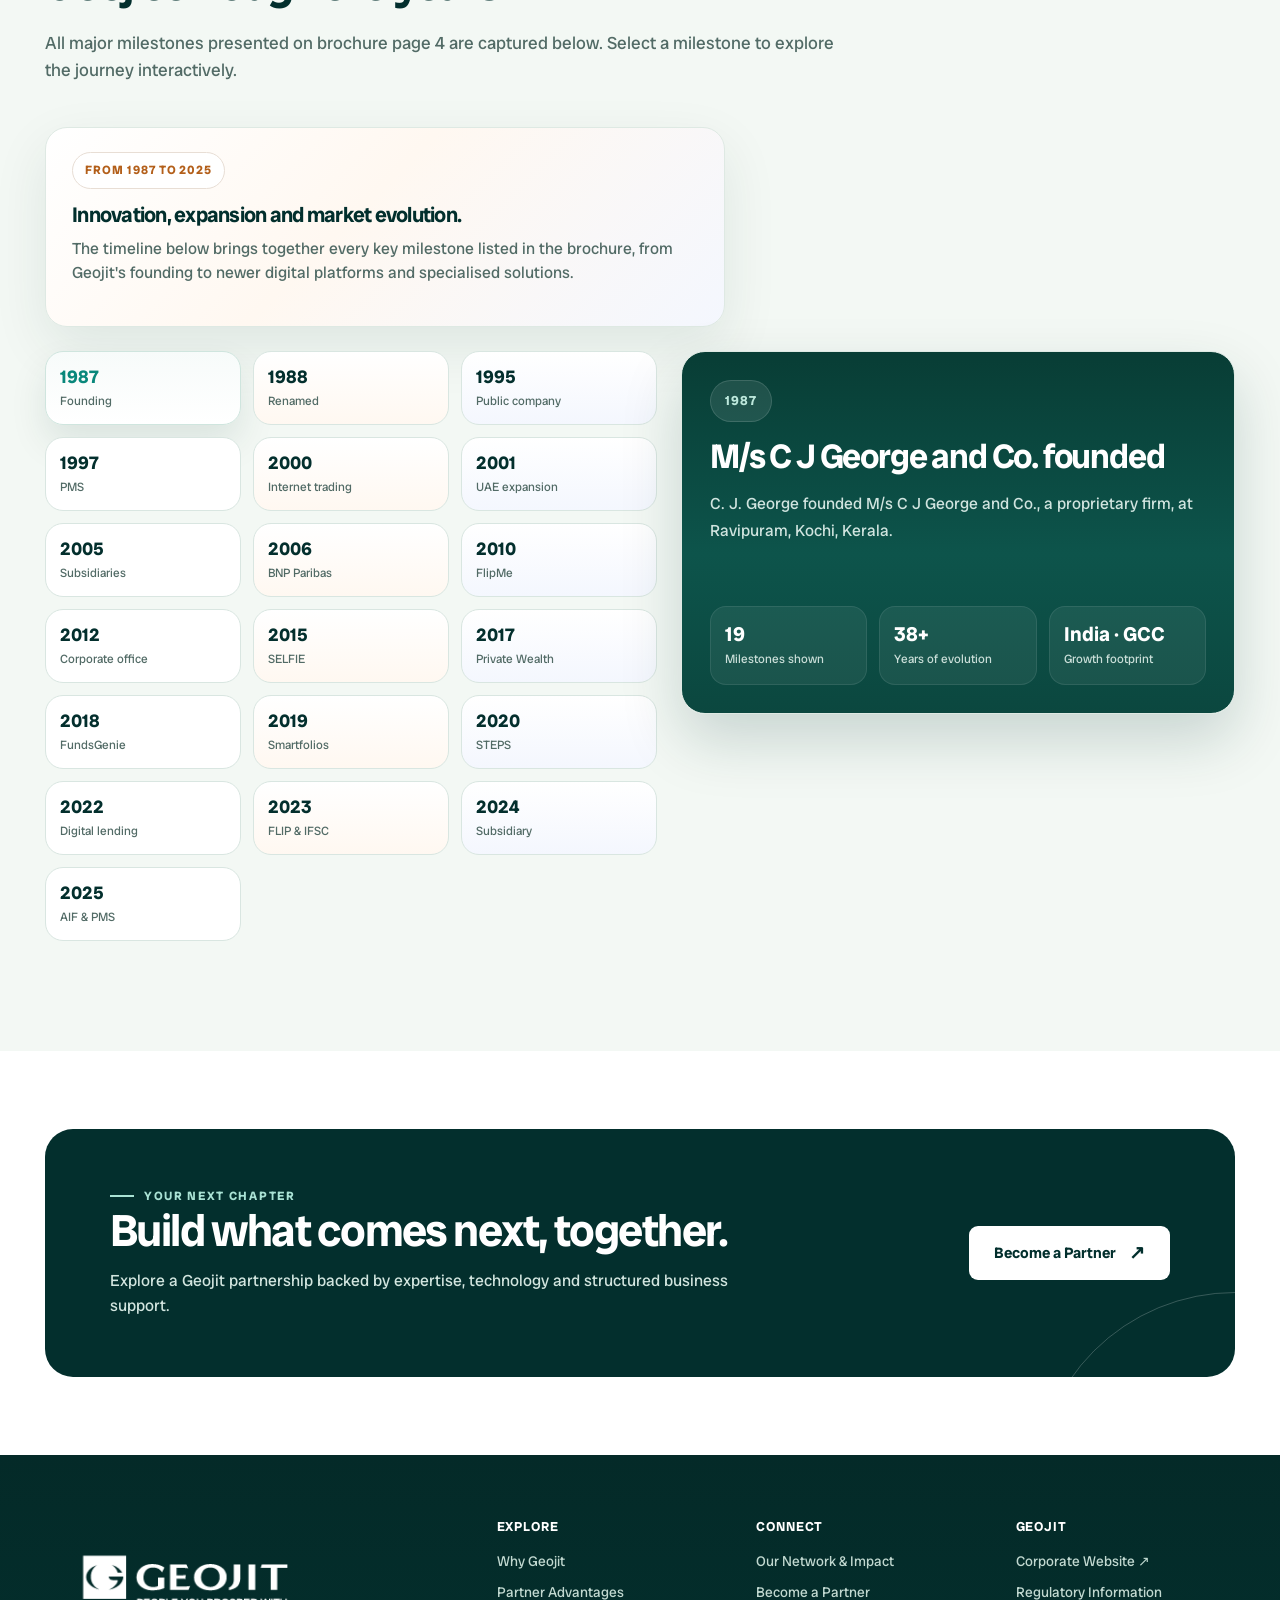
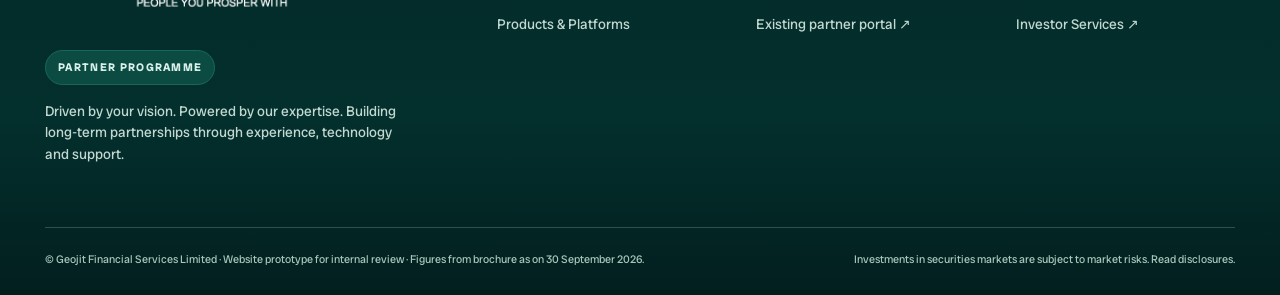
<file: why-geojit.html>
<!DOCTYPE html>
<html lang="en"><head><meta charset="utf-8"/><meta content="width=device-width,initial-scale=1,viewport-fit=cover" name="viewport"/><meta content="#032F2D" name="theme-color"/><title>Why Geojit | Geojit Partner Programme</title><meta content="Explore Geojit history, leadership, market presence and business context for prospective franchise partners." name="description"/><meta content="noindex,nofollow" name="robots"/><link href="https://fonts.googleapis.com" rel="preconnect"/><link crossorigin="" href="https://fonts.gstatic.com" rel="preconnect"/><link href="https://fonts.googleapis.com/css2?family=Radio+Canada+Big:wght@400;500;600;700&amp;display=swap" rel="stylesheet"/><link href="styles.css" rel="stylesheet"/><link href="assets/geojit-logo.png" rel="icon" type="image/png"/></head><body><a class="skip-link" href="#main">Skip to content</a>
<header class="site-header"><div class="container nav-wrap"><a aria-label="Geojit Partner Programme home" class="brand" href="index.html"><img alt="Geojit - People You Prosper With" src="assets/geojit-logo.png"/><span aria-hidden="true" class="brand-sep"></span><span class="brand-sub">PARTNER<br/>PROGRAMME</span></a><nav aria-label="Main navigation" class="desktop-nav"><a aria-current="page" class="active" href="why-geojit.html">Why Geojit</a><a class="" href="advantages.html">Partner Advantages</a><a class="" href="products.html">Products &amp; Platforms</a><a class="" href="impact.html">Our Network</a></nav><a class="btn nav-cta btn-primary" href="partner.html">Become a Partner <span aria-hidden="true" class="arrow">↗</span></a><button aria-controls="mobile-navigation" aria-expanded="false" aria-label="Toggle menu" class="nav-toggle" data-menu-toggle="" type="button"><span class="bars"></span></button></div><nav aria-label="Mobile navigation" class="mobile-nav" data-mobile-nav="" id="mobile-navigation"><a href="index.html">Home</a><a aria-current="page" href="why-geojit.html">Why Geojit</a><a href="advantages.html">Partner Advantages</a><a href="products.html">Products &amp; Platforms</a><a href="impact.html">Our Network</a><a class="btn btn-primary" href="partner.html">Become a Partner <span aria-hidden="true" class="arrow">↗</span></a></nav></header><main id="main"><section class="page-hero"><div class="container"><div><div class="bread"><a href="index.html">Home</a> / Why Geojit</div><div class="eyebrow">Why Geojit</div><h1>A legacy of trust.<br/><span class="teal">An outlook on tomorrow.</span></h1><p class="lead">Established in 1987 by C. J. George, Geojit combines decades of investment services experience with research, technology and a broad market presence.</p><a class="btn btn-primary" href="partner.html">Become a Partner <span aria-hidden="true" class="arrow">↗</span></a></div><div class="picture-frame ratio-square position-top"><img alt="Geojit corporate office building" class="" decoding="async" loading="lazy" src="assets/geojit-office.webp"/></div></div></section><section class="section"><div class="container grid-2 align-center"><div><div class="eyebrow">About Geojit</div><h2>Experience that has evolved with the markets.</h2><p>Geojit Financial Services Limited was established in 1987 and has developed an extensive network across India. The company also has a presence in GCC countries through joint ventures and partnerships.</p><p>Its approach is grounded in trust, integrity, customer-centricity and long-term relationships with investors and business partners.</p><p>The brochure highlights Geojit's continued focus on adapting to India's changing investment landscape.</p></div><div class="picture-frame ratio-wide"><img alt="Business leader looking over a valley toward a rising growth chart" class="" decoding="async" loading="lazy" src="assets/growth-vision.webp"/></div></div></section><section class="section soft" id="opportunity"><div class="container"><div class="section-heading"><div class="eyebrow">An opportunity to participate</div><h2>Market context and company scale</h2><p>Figures from the franchise brochure, as at 30 September 2026 unless otherwise noted.</p></div><div class="grid-4"><div class="mini-metric"><strong>1987</strong><span>Geojit established</span></div><div class="mini-metric"><strong>529</strong><span>Offices across India and GCC</span></div><div class="mini-metric"><strong>17.25L</strong><span>Customers</span></div><div class="mini-metric"><strong>₹1.12L cr</strong><span>Customer assets</span></div></div><div class="grid-2 align-center" style="margin-top:43px"><div><h3>Rising market participation</h3><p>India's financial services sector has seen increased demat account participation and SIP flows. The brochure presents historical annual demat account additions and monthly average SIP addition figures for FY21–FY26.</p><p>These indicators provide market context; they are not a forecast of franchisee revenue or profitability.</p></div><div class="callout"><h3>Founder and Executive Chairman: C. J. George</h3><p>The brochure describes his contribution to capital market innovation and leadership since the company's establishment in 1987.</p></div></div></div></section><section class="section"><div class="container"><div class="section-heading"><div class="eyebrow">Our people</div><h2>Leadership and expertise</h2><p>The brochure introduces the following leadership and distribution team members.</p></div><div class="grid-3"><article class="card reveal"><div aria-hidden="true" class="iconbox">✦</div><h3>Jones George</h3><p>Managing Director</p></article><article class="card reveal"><div aria-hidden="true" class="iconbox">✦</div><h3>Satish Menon</h3><p>Managing Director, Geojit Investments Limited</p></article><article class="card reveal"><div aria-hidden="true" class="iconbox">✦</div><h3>Dr. Renjith R G</h3><p>Associate Director</p></article><article class="card reveal"><div aria-hidden="true" class="iconbox">✦</div><h3>Sanil Kumar K V</h3><p>Associate Director</p></article><article class="card reveal"><div aria-hidden="true" class="iconbox">✦</div><h3>Sanil Menon</h3><p>Head, Equity Broking Business</p></article><article class="card reveal"><div aria-hidden="true" class="iconbox">✦</div><h3>Vijay Pratap Singh</h3><p>Head, Distribution Business</p></article><article class="card reveal"><div aria-hidden="true" class="iconbox">✦</div><h3>Kinjal Ramesh Shah</h3><p>Head, Partner Relations</p></article></div></div></section><section class="section soft journey-section"><div class="container"><div class="section-heading"><div class="eyebrow">The journey</div><h2>Geojit through the years</h2><p>All major milestones presented on brochure page 4 are captured below. Select a milestone to explore the journey interactively.</p></div><div class="journey-shell" data-timeline=""><div class="journey-intro"><div class="journey-intro-card"><span class="journey-kicker">From 1987 to 2025</span><h3>Innovation, expansion and market evolution.</h3><p>The timeline below brings together every key milestone listed in the brochure, from Geojit's founding to newer digital platforms and specialised solutions.</p></div></div><div class="journey-layout"><div aria-label="Geojit journey milestones" class="journey-nav" role="tablist"><button aria-selected="true" class="journey-step active" data-desc="C. J. George founded M/s C J George and Co., a proprietary firm, at Ravipuram, Kochi, Kerala." data-timeline-step="" data-title="M/s C J George and Co. founded" data-year="1987" role="tab" type="button"><span>1987</span><small>Founding</small></button><button aria-selected="false" class="journey-step" data-desc="In 1988, the company was renamed Geojit and Co." data-timeline-step="" data-title="The company became Geojit and Co." data-year="1988" role="tab" type="button"><span>1988</span><small>Renamed</small></button><button aria-selected="false" class="journey-step" data-desc="Geojit and Co. became a public limited company and was named Geojit Securities Ltd." data-timeline-step="" data-title="Public limited company phase" data-year="1995" role="tab" type="button"><span>1995</span><small>Public company</small></button><button aria-selected="false" class="journey-step" data-desc="Geojit launched Portfolio Management Services with SEBI registration." data-timeline-step="" data-title="Portfolio Management Services launched" data-year="1997" role="tab" type="button"><span>1997</span><small>PMS</small></button><button aria-selected="false" class="journey-step" data-desc="The brochure notes that Geojit launched India's first internet trading facility in 2000." data-timeline-step="" data-title="India's first internet trading facility" data-year="2000" role="tab" type="button"><span>2000</span><small>Internet trading</small></button><button aria-selected="false" class="journey-step" data-desc="Geojit signed an MoU with Barjeel Shares and Bonds LLC, a part of the Al Saud Group, UAE." data-timeline-step="" data-title="UAE partnership milestone" data-year="2001" role="tab" type="button"><span>2001</span><small>UAE expansion</small></button><button aria-selected="false" class="journey-step" data-desc="The company set up two subsidiaries: Geojit Technologies and Geojit Credits." data-timeline-step="" data-title="Two subsidiaries set up" data-year="2005" role="tab" type="button"><span>2005</span><small>Subsidiaries</small></button><button aria-selected="false" class="journey-step" data-desc="Geojit joined hands with French banking giant BNP Paribas and was named Geojit BNP Paribas." data-timeline-step="" data-title="BNP Paribas collaboration" data-year="2006" role="tab" type="button"><span>2006</span><small>BNP Paribas</small></button><button aria-selected="false" class="journey-step" data-desc="Geojit launched FlipMe, described in the brochure as India's first mobile trading app." data-timeline-step="" data-title="FlipMe launched" data-year="2010" role="tab" type="button"><span>2010</span><small>FlipMe</small></button><button aria-selected="false" class="journey-step" data-desc="Geojit's new corporate office at Kochi was inaugurated." data-timeline-step="" data-title="New corporate office at Kochi" data-year="2012" role="tab" type="button"><span>2012</span><small>Corporate office</small></button><button aria-selected="false" class="journey-step" data-desc="The company launched its advanced trading platform, SELFIE." data-timeline-step="" data-title="SELFIE advanced trading platform" data-year="2015" role="tab" type="button"><span>2015</span><small>SELFIE</small></button><button aria-selected="false" class="journey-step" data-desc="Geojit established its Private Wealth Services Division, and the company was renamed Geojit Financial Services Ltd." data-timeline-step="" data-title="Private Wealth and corporate rename" data-year="2017" role="tab" type="button"><span>2017</span><small>Private Wealth</small></button><button aria-selected="false" class="journey-step" data-desc="Geojit launched its online mutual fund app, FundsGenie." data-timeline-step="" data-title="FundsGenie launched" data-year="2018" role="tab" type="button"><span>2018</span><small>FundsGenie</small></button><button aria-selected="false" class="journey-step" data-desc="The company launched Smartfolios, described as baskets of stocks." data-timeline-step="" data-title="Smartfolios launched" data-year="2019" role="tab" type="button"><span>2019</span><small>Smartfolios</small></button><button aria-selected="false" class="journey-step" data-desc="Geojit established its financial planning division, STEPS." data-timeline-step="" data-title="STEPS established" data-year="2020" role="tab" type="button"><span>2020</span><small>STEPS</small></button><button aria-selected="false" class="journey-step" data-desc="Geojit Credits launched digital Loan Against Shares." data-timeline-step="" data-title="Digital Loan Against Shares" data-year="2022" role="tab" type="button"><span>2022</span><small>Digital lending</small></button><button aria-selected="false" class="journey-step" data-desc="Geojit launched digital Loan Against Mutual Funds by Geojit Credits, established Geojit IFSC at GIFT City for global investments, and launched the advanced mobile trading platform FLIP." data-timeline-step="" data-title="A year of multiple launches" data-year="2023" role="tab" type="button"><span>2023</span><small>FLIP &amp; IFSC</small></button><button aria-selected="false" class="journey-step" data-desc="The company set up a subsidiary, Geojit Investments Limited." data-timeline-step="" data-title="Geojit Investments Limited set up" data-year="2024" role="tab" type="button"><span>2024</span><small>Subsidiary</small></button><button aria-selected="false" class="journey-step" data-desc="Geojit launched the Alternate Investment Fund Geojit Yield Plus and introduced Non Discretionary Portfolio Management Services." data-timeline-step="" data-title="AIF and non-discretionary PMS" data-year="2025" role="tab" type="button"><span>2025</span><small>AIF &amp; PMS</small></button></div><div class="journey-stage"><div class="journey-stage-card"><div class="journey-badge" data-timeline-year="">1987</div><h3 data-timeline-title="">M/s C J George and Co. founded</h3><p data-timeline-desc="">C. J. George founded M/s C J George and Co., a proprietary firm, at Ravipuram, Kochi, Kerala.</p><div class="journey-meta"><div><strong>19</strong><span>Milestones shown</span></div><div><strong>38+</strong><span>Years of evolution</span></div><div><strong>India · GCC</strong><span>Growth footprint</span></div></div></div></div></div></div></div></section><section class="section sm"><div class="container"><div class="cta-panel"><div><div class="eyebrow">Your next chapter</div><h2>Build what comes next, together.</h2><p>Explore a Geojit partnership backed by expertise, technology and structured business support.</p></div><div class="actions"><a class="btn btn-light" href="partner.html">Become a Partner <span aria-hidden="true" class="arrow">↗</span></a></div></div></div></section></main><footer class="site-footer"><div class="container"><div class="footer-grid"><div class="footer-brand"><a aria-label="Geojit Partner Programme home" class="footer-logo-link" href="index.html"><img alt="Geojit — People You Prosper With" class="footer-logo" src="assets/geojit-footer-logo.png"/></a><span class="footer-pill">Partner Programme</span><p>Driven by your vision. Powered by our expertise. Building long-term partnerships through experience, technology and support.</p></div><div><h4>Explore</h4><a href="why-geojit.html">Why Geojit</a><a href="advantages.html">Partner Advantages</a><a href="products.html">Products &amp; Platforms</a></div><div><h4>Connect</h4><a href="impact.html">Our Network &amp; Impact</a><a href="partner.html">Become a Partner</a><a href="https://partner.geojit.com/" rel="noopener noreferrer" target="_blank">Existing partner portal ↗</a></div><div><h4>Geojit</h4><a href="https://www.geojit.com/" rel="noopener noreferrer" target="_blank">Corporate Website ↗</a><a href="legal.html">Regulatory Information</a><a href="https://www.geojit.com/" rel="noopener noreferrer" target="_blank">Investor Services ↗</a></div></div><div class="footer-bottom"><p>© Geojit Financial Services Limited · Website prototype for internal review · Figures from brochure as on 30 September 2026.</p><p>Investments in securities markets are subject to market risks. <a href="legal.html">Read disclosures</a>.</p></div></div></footer><div class="mobile-sticky"><a class="btn btn-primary" href="partner.html">Explore Partnership Enquiry <span aria-hidden="true" class="arrow">↗</span></a></div><script defer="" src="script.js"></script></body></html>
</file>
<file: styles.css>
/* Geojit Franchise Experience - semantic aliases informed by Geojit omnichannel manual v1.1.
   Official Figma remains the source of truth; values should be checked at design sign-off. */
:root{--brand-primary:#09877B;--brand-deep:#032F2D;--text-primary:#022F2D;--text-secondary:#526B66;--text-muted:#6E817B;--surface:#fff;--surface-soft:#F3F8F4;--surface-mint:#E5F2EA;--surface-deep:#032F2D;--border:#DEE9E3;--accent-secondary:#F3642F;--action-text:#fff;--radius-card:22px;--radius-small:12px;--container:1190px;--shadow:0 20px 55px rgba(9,55,48,.09);--focus:#F3642F}
*,*:before,*:after{box-sizing:border-box}
html{scroll-behavior:smooth;scroll-padding-top:92px}
body{margin:0;background:var(--surface);color:var(--text-primary);font-family:'Radio Canada Big','Segoe UI',Arial,sans-serif;font-size:16px;line-height:1.55;-webkit-font-smoothing:antialiased}
img{max-width:100%;display:block}a{text-decoration:none;color:inherit}button,input,select,textarea{font:inherit}button{cursor:pointer}button:disabled{cursor:not-allowed}::selection{background:#BCECDF;color:#032F2D}:focus-visible{outline:3px solid var(--focus);outline-offset:3px}.sr-only{position:absolute;width:1px;height:1px;padding:0;margin:-1px;overflow:hidden;clip:rect(0,0,0,0);white-space:nowrap;border:0}
.container{width:min(var(--container),calc(100% - 80px));margin-inline:auto}.eyebrow{font-size:12px;letter-spacing:.14em;font-weight:700;text-transform:uppercase;color:var(--brand-primary);display:flex;align-items:center;gap:10px}.eyebrow:before{content:'';height:2px;width:24px;background:currentColor;display:inline-block}.eyebrow.light{color:#B4E9DD}h1,h2,h3,h4,p{margin-top:0}h1,h2,h3,h4{letter-spacing:-.035em;line-height:1.13}h1{font-size:clamp(3rem,5.7vw,5.65rem);font-weight:700;margin-bottom:25px}h2{font-size:clamp(2.1rem,3.5vw,3.55rem);font-weight:650;margin-bottom:20px}h3{font-size:1.32rem;font-weight:650;margin-bottom:10px}h4{font-size:1.07rem;font-weight:650;margin-bottom:8px}p{color:var(--text-secondary)}.lead{font-size:clamp(1rem,1.5vw,1.18rem);line-height:1.7;max-width:620px}.intro{max-width:700px;margin-bottom:35px}.muted{color:var(--text-muted)}.teal{color:var(--brand-primary)}.section{padding:110px 0}.section.sm{padding:78px 0}.section.soft{background:var(--surface-soft)}.section.mint{background:var(--surface-mint)}.section.dark{background:var(--surface-deep);color:#fff}.section.dark p,.section.dark .muted{color:#C8DEDA}.section-heading{max-width:790px;margin-bottom:43px}.section-heading.center{text-align:center;margin-inline:auto}.section-heading.center .eyebrow{justify-content:center}.section-heading.center .eyebrow:before{display:none}.section-heading>p{font-size:1.09rem;margin-bottom:0}.grid-2{display:grid;grid-template-columns:repeat(2,minmax(0,1fr));gap:36px}.grid-3{display:grid;grid-template-columns:repeat(3,minmax(0,1fr));gap:23px}.grid-4{display:grid;grid-template-columns:repeat(4,minmax(0,1fr));gap:20px}.align-center{align-items:center}.stack{display:grid;gap:22px}.flex-between{display:flex;justify-content:space-between;align-items:center;gap:25px}.section-link{font-size:14px;color:var(--brand-primary);font-weight:700;display:inline-flex;gap:9px;align-items:center}.section-link:hover{gap:14px}.label{color:var(--text-secondary);font-size:13px;letter-spacing:.12em;font-weight:650;text-transform:uppercase}
.btn{border:1px solid transparent;display:inline-flex;align-items:center;justify-content:center;gap:13px;padding:16px 24px;min-height:54px;border-radius:9px;font-weight:650;font-size:15px;line-height:1.1;white-space:nowrap;transition:transform .2s,background .2s,border-color .2s,box-shadow .2s}.btn:hover{transform:translateY(-2px)}.btn-primary{background:var(--brand-primary);color:var(--action-text)}.btn-primary:hover{background:#066A61;box-shadow:0 8px 26px #09877B33}.btn-secondary{background:transparent;border-color:#B5CDC3;color:var(--text-primary)}.btn-secondary:hover{border-color:var(--brand-primary);background:#EAF6F0}.btn-light{background:#fff;color:var(--text-primary)}.btn-light:hover{background:#E8F8F2}.btn-ghost{background:transparent;border-color:#8FBDB1;color:#fff}.btn-ghost:hover{background:#FFFFFF17}.btn .arrow,.section-link .arrow{font-size:19px;line-height:.8}.actions{display:flex;align-items:center;gap:13px;flex-wrap:wrap}.button-note{font-size:12px;margin-top:14px;color:var(--text-muted)}
.skip-link{position:fixed;left:12px;top:-80px;background:white;color:var(--brand-deep);z-index:200;padding:12px}.skip-link:focus{top:12px}.site-header{position:sticky;top:0;z-index:100;background:#fffffff2;backdrop-filter:blur(18px);border-bottom:1px solid #E3ECE7}.nav-wrap{height:86px;display:flex;align-items:center;justify-content:space-between;gap:35px}.brand{display:flex;align-items:center;gap:13px;flex-shrink:0}.brand img{height:47px;width:auto;object-fit:contain}.brand-sep{width:1px;height:31px;background:#C9D9D2}.brand-sub{font-size:12px;line-height:1.22;max-width:74px;color:#3D6A5D;font-weight:650;letter-spacing:.015em}.desktop-nav{display:flex;align-items:center;gap:25px;margin-left:auto}.desktop-nav a{font-size:14px;font-weight:580;color:#455E56;padding:7px 0;white-space:nowrap}.desktop-nav a:hover,.desktop-nav a.active{color:var(--brand-primary)}.nav-cta{font-size:14px!important;padding:12px 18px!important;min-height:44px!important}.nav-toggle{display:none;width:43px;height:43px;border:1px solid var(--border);background:#fff;border-radius:10px;color:var(--brand-deep);align-items:center;justify-content:center}.nav-toggle .bars{height:2px;width:20px;background:currentColor;position:relative}.nav-toggle .bars:before,.nav-toggle .bars:after{position:absolute;content:'';height:2px;width:20px;background:currentColor;left:0}.nav-toggle .bars:before{top:-6px}.nav-toggle .bars:after{top:6px}.mobile-nav{display:none;background:#fff;border-top:1px solid var(--border);padding:12px 25px 24px}.mobile-nav a{display:block;padding:12px 5px;border-bottom:1px solid var(--border);font-weight:550}.mobile-nav a.btn{margin-top:18px;color:#fff;text-align:center;border:0}.mobile-nav.open{display:block}
.hero{position:relative;overflow:hidden;background:linear-gradient(112deg,#F9FCF9 4%,#ECF6EE 55%,#D6F1E6 100%);padding:42px 0 0}.hero .container{display:grid;grid-template-columns:1.07fr .93fr;gap:25px;align-items:center;min-height:625px}.hero .eyebrow{margin-bottom:25px}.hero-copy{position:relative;z-index:2;padding:47px 0 77px}.hero h1{max-width:690px}.hero h1 span{color:var(--brand-primary)}.hero .lead{max-width:520px;margin-bottom:34px}.hero-art{position:relative;height:610px;align-self:end}.hero-art:before{content:'';position:absolute;width:550px;height:550px;background:#91D8C1;border-radius:50%;right:-120px;top:0;opacity:.55}.hero-art img{position:absolute;bottom:0;width:100%;height:100%;object-fit:contain;object-position:bottom center;mix-blend-mode:multiply}.hero-art .floating-tag{position:absolute;right:0;bottom:55px;border:1px solid #DCEEE6;background:#ffffffec;backdrop-filter:blur(12px);padding:16px 19px;border-radius:15px;box-shadow:var(--shadow);max-width:204px;color:var(--brand-deep);font-weight:650;line-height:1.35;font-size:14px}.floating-tag span{display:block;font-size:11px;font-weight:600;letter-spacing:.1em;text-transform:uppercase;color:var(--brand-primary);margin-bottom:4px}.hero-bottom{position:relative;z-index:2;background:#FFF;box-shadow:0 -4px 40px #063D3410}.stats{display:grid;grid-template-columns:repeat(4,1fr);gap:0;align-items:center}.stat{padding:29px 24px;border-right:1px solid var(--border)}.stat:first-child{padding-left:0}.stat:last-child{border:0}.stat strong{display:block;color:var(--brand-deep);font-size:clamp(1.8rem,2.6vw,2.6rem);letter-spacing:-.035em;line-height:1.1}.stat span{display:block;font-size:13px;color:var(--text-secondary);margin-top:7px}.stats-caption{text-align:right;font-size:11px;color:var(--text-muted);padding-bottom:14px}
.picture-frame{overflow:hidden;border-radius:24px;background:var(--surface-mint);position:relative;min-height:340px}.picture-frame>img{width:100%;height:100%;object-fit:cover;position:absolute;inset:0}.picture-frame.ratio-wide{aspect-ratio:1.37}.picture-frame.ratio-square{aspect-ratio:1.06}.picture-frame.ratio-tall{aspect-ratio:.9}.photo-note{position:absolute;left:20px;bottom:20px;max-width:73%;background:#ffffffed;color:var(--text-primary);padding:16px 19px;border-radius:12px;box-shadow:0 9px 35px #063C3618}.photo-note strong{display:block;font-weight:700}.photo-note span{display:block;font-size:12px;color:var(--text-secondary)}.feature-copy h2{max-width:600px}.feature-copy>p{max-width:540px;font-size:1.06rem}.check-list{display:grid;gap:15px;padding:0;margin:27px 0 32px;list-style:none}.check-list li{display:flex;gap:14px;color:var(--text-secondary);align-items:flex-start}.check-list li:before{content:'✓';color:var(--brand-primary);font-weight:800;display:grid;place-items:center;background:#E1F3EC;min-width:25px;height:25px;border-radius:50%;font-size:13px}
.card{border:1px solid var(--border);background:#fff;border-radius:var(--radius-card);padding:27px;position:relative;transition:transform .22s,box-shadow .22s,border-color .22s}.card:hover{transform:translateY(-3px);box-shadow:var(--shadow);border-color:#BFDACD}.card p{font-size:14px;margin:0}.card h3{font-size:19px;line-height:1.3}.card-link{color:var(--brand-primary);font-weight:700;font-size:13px;display:inline-flex;gap:7px;margin-top:20px}.iconbox{width:49px;height:49px;display:grid;place-items:center;border-radius:13px;background:#E1F3EB;color:var(--brand-primary);font-size:23px;margin-bottom:20px}.iconbox.dark{background:#1F6057;color:#D9F2EB}.cards-compact .card{min-height:235px}.card.teal-card{background:#EAF7F1;border:0}.card.dark-card{background:#0C4B42;border:0;color:#fff}.card.dark-card p,.card.dark-card .card-link{color:#C6E2D9}
.platforms{display:grid;grid-template-columns:1.2fr 1fr 1fr;gap:20px}.platform{border-radius:23px;overflow:hidden;min-height:375px;position:relative;padding:30px;display:flex;flex-direction:column;justify-content:space-between;background:#E8F4E9}.platform h3{font-size:27px;margin-bottom:8px}.platform p{font-size:14px;margin-bottom:14px}.platform .platform-visual{height:164px;margin:0 -5px -20px;overflow:hidden;border-radius:13px}.platform .platform-visual img{height:100%;width:100%;object-fit:cover}.platform.large{background:#083D35;color:white}.platform.large p{color:#D3E7E2}.platform.large .platform-visual{height:185px;opacity:.95}.platform:nth-child(3){background:#F4EEE5}.platform .card-link{margin-top:8px}.platform.large .card-link{color:#C8EEE3}
.growth-wrap{display:grid;grid-template-columns:.8fr 1.2fr;gap:55px;align-items:center}.growth-wrap .lead{max-width:450px}.chart-card{border:1px solid #D5E7DF;border-radius:23px;padding:29px;background:white;box-shadow:0 17px 49px #0B51470B}.chart-header{display:flex;gap:16px;justify-content:space-between;align-items:flex-start;margin-bottom:24px}.chart-header h3{font-size:20px;margin:0}.chart-header p{font-size:12px;margin:4px 0 0}.segmented{display:flex;gap:4px;background:#ECF3EF;border-radius:9px;padding:4px;flex-shrink:0}.segmented button{background:transparent;border:0;border-radius:7px;padding:9px 12px;font-size:12px;font-weight:700;color:#57736B}.segmented button.active{background:#fff;color:var(--brand-primary);box-shadow:0 2px 9px #0B4E4214}.chart-body{display:flex;align-items:end;gap:17px;height:230px;padding:21px 8px 0;border-bottom:1px solid #BCCFC5;background:repeating-linear-gradient(to top,transparent 0,transparent 52px,#EAF2EC 53px,#EAF2EC 54px)}.bar-col{flex:1;display:flex;flex-direction:column;align-items:center;justify-content:end;height:100%;gap:8px;min-width:0}.bar-value{font-size:12px;color:var(--text-primary);font-weight:700;line-height:1.2}.bar{background:linear-gradient(180deg,#12B09A,#08796E);width:min(56px,78%);border-radius:7px 7px 0 0;min-height:8px;transition:height .3s}.bar-label{font-size:11px;color:var(--text-secondary);font-weight:600;position:relative;bottom:-26px;white-space:nowrap}.chart-footnote{font-size:11px;color:var(--text-muted);margin:48px 0 0}.text-rows{border-top:1px solid var(--border)}.text-row{display:grid;grid-template-columns:60px 1fr;align-items:flex-start;gap:20px;padding:24px 0;border-bottom:1px solid var(--border)}.text-row .number{font-size:13px;font-weight:700;color:var(--brand-primary)}.text-row p{margin:0;font-size:14px}.text-row h3{font-size:19px;margin-bottom:5px}
.process{display:grid;grid-template-columns:repeat(3,minmax(0,1fr));gap:22px}.process-step{padding:28px 24px;border:1px solid var(--border);border-radius:18px}.process-step b{font-size:35px;color:#B5DCD0;letter-spacing:-.08em}.process-step h3{margin-top:11px}.process-step p{font-size:14px;margin:0}.cta-panel{position:relative;overflow:hidden;border-radius:28px;background:var(--brand-deep);color:#fff;padding:58px 65px;display:grid;grid-template-columns:1.2fr .8fr;gap:20px;align-items:center}.cta-panel h2{margin-bottom:13px}.cta-panel p{color:#D2E5DF;margin-bottom:0}.cta-panel .actions{justify-content:flex-end}.cta-panel:after{content:'';width:400px;height:400px;border:1px solid #ffffff35;border-radius:50%;position:absolute;right:-200px;bottom:-315px}.cta-panel .eyebrow{color:#A9E2D4}
.page-hero{padding:95px 0;background:linear-gradient(125deg,#F3F9F5,#E7F5EF);overflow:hidden}.page-hero .container{display:grid;grid-template-columns:1.2fr .8fr;gap:50px;align-items:center}.page-hero h1{font-size:clamp(2.9rem,4.9vw,4.85rem);max-width:760px;margin-bottom:25px}.page-hero p{max-width:625px}.page-hero .picture-frame{aspect-ratio:1.09;min-height:380px}.page-hero .eyebrow{margin-bottom:20px}.bread{font-size:12px;color:var(--text-muted);margin-bottom:24px}.bread a:hover{color:var(--brand-primary)}
.callout{border-radius:18px;padding:29px;background:#EFF7F2;border-left:4px solid var(--brand-primary)}.callout p:last-child{margin-bottom:0}.pill-list{display:flex;flex-wrap:wrap;gap:9px}.pill{display:inline-flex;align-items:center;font-size:13px;padding:9px 15px;border:1px solid #C9E3D8;border-radius:100px;color:#205E53;background:#F6FCF8}.tile-list{display:grid;grid-template-columns:repeat(2,minmax(0,1fr));gap:14px}.tile{border:1px solid var(--border);border-radius:14px;padding:20px;background:#fff}.tile h4{font-size:15px}.tile p{font-size:13px;margin-bottom:0}.product-row{display:grid;grid-template-columns:.83fr 1.17fr;gap:48px;align-items:center;padding:38px 0;border-bottom:1px solid var(--border)}.product-row.reverse{grid-template-columns:1.17fr .83fr}.product-row.reverse .product-visual{order:2}.product-visual{border-radius:22px;overflow:hidden;min-height:320px;background:#EDF6EF;display:flex;align-items:center;justify-content:center}.product-visual img{width:100%;height:320px;object-fit:cover}.product-visual.portrait{height:350px}.product-visual.portrait img{height:350px;object-fit:contain}.product-row h3{font-size:30px}.product-row ul{padding-left:20px;color:var(--text-secondary);font-size:15px}.product-row li{margin-bottom:7px}
.table-wrap{overflow-x:auto;border:1px solid var(--border);border-radius:16px;background:white}.data-table{width:100%;border-collapse:collapse;font-size:13px;min-width:660px}.data-table thead{background:#EBF5EF}.data-table th,.data-table td{text-align:left;padding:13px 17px;border-bottom:1px solid var(--border);vertical-align:top}.data-table th{font-size:12px;color:var(--brand-deep)}.data-table tbody tr:last-child td{border-bottom:0}.details{border:1px solid var(--border);border-radius:14px;overflow:hidden;background:#fff}.details+.details{margin-top:10px}.details summary{list-style:none;cursor:pointer;padding:19px 23px;font-weight:650;display:flex;align-items:center;justify-content:space-between;gap:15px}.details summary::-webkit-details-marker{display:none}.details summary:after{content:'+';color:var(--brand-primary);font-size:25px;font-weight:400}.details[open] summary:after{content:'−'}.details .details-body{padding:0 23px 22px;font-size:14px;color:var(--text-secondary)}.details .details-body p:last-child{margin-bottom:0}.details ul{padding-left:20px;margin:6px 0 0}.details li{margin:6px 0}
.impact-photo{position:relative;min-height:320px;border-radius:22px;overflow:hidden}.impact-photo img{width:100%;height:100%;position:absolute;inset:0;object-fit:cover}.mini-metric{padding:25px;border:1px solid var(--border);border-radius:16px;background:#fff}.mini-metric strong{font-size:33px;display:block;line-height:1.1}.mini-metric span{font-size:13px;color:var(--text-secondary)}
.enquiry-layout{display:grid;grid-template-columns:.8fr 1.2fr;gap:65px;align-items:start}.form-card{background:#fff;border-radius:24px;padding:40px;border:1px solid var(--border);box-shadow:var(--shadow)}.form-card h2{font-size:30px}.form-grid{display:grid;grid-template-columns:1fr 1fr;gap:19px}.field{display:flex;flex-direction:column;gap:8px}.field.wide{grid-column:1/-1}.field label{font-size:13px;font-weight:700;color:var(--brand-deep)}.field label .required{color:#B35F1A}.field input,.field select,.field textarea{width:100%;padding:14px 15px;border:1px solid #C9D8D1;border-radius:10px;color:var(--text-primary);background:#fff;min-height:50px;outline:none;transition:border-color .15s,box-shadow .15s}.field input:focus,.field select:focus,.field textarea:focus{border-color:var(--brand-primary);box-shadow:0 0 0 3px #09877B21}.field textarea{min-height:110px;resize:vertical}.checkbox-line{display:flex;gap:13px;align-items:flex-start;font-size:12px;color:var(--text-secondary);margin:25px 0}.checkbox-line input{width:17px;height:17px;accent-color:var(--brand-primary);margin:2px 0 0;flex-shrink:0}.form-notice{font-size:12px;line-height:1.6;background:#F2F8F3;border-radius:10px;padding:14px 16px;margin-top:20px}.legal{font-size:13px;line-height:1.8;color:var(--text-secondary);max-width:970px}.legal p{margin-bottom:17px}
.site-footer{background:#032F2D;color:#fff;padding:65px 0 27px}.site-footer .brand img{filter:brightness(0) invert(1);opacity:.96}.site-footer .brand-sub{color:#D2EEE5}.site-footer p,.site-footer a{color:#C1D8D0;font-size:14px}.footer-grid{display:grid;grid-template-columns:1.5fr .8fr .8fr .8fr;gap:40px;padding-bottom:47px;border-bottom:1px solid #ffffff30}.footer-grid h4{font-size:13px;color:white;letter-spacing:.07em;text-transform:uppercase;margin-bottom:16px}.footer-grid a{display:block;margin:10px 0}.footer-grid a:hover{color:#fff}.footer-brand p{max-width:325px;margin-top:18px}.footer-bottom{display:flex;justify-content:space-between;gap:18px;align-items:start;padding-top:23px}.footer-bottom p,.footer-bottom a{font-size:11px;color:#A6C6BA;margin-bottom:0}.mobile-sticky{display:none}.reveal{opacity:1;transform:none}@media(prefers-reduced-motion:no-preference){.js .reveal{opacity:0;transform:translateY(19px);transition:opacity .6s ease,transform .6s ease}.js .reveal.visible{opacity:1;transform:translateY(0)}}
@media(max-width:1080px){.container{width:min(var(--container),calc(100% - 50px))}.desktop-nav{gap:15px}.desktop-nav a{font-size:12px}.brand img{height:41px}.brand-sub{font-size:10px}.hero .container{min-height:580px}.hero-art{height:570px}.hero h1{font-size:clamp(3rem,5.2vw,4.5rem)}.section{padding:86px 0}.platforms{grid-template-columns:repeat(3,minmax(0,1fr))}}
@media(max-width:800px){.desktop-nav,.nav-cta{display:none}.nav-toggle{display:flex}.nav-wrap{height:74px}.hero .container{grid-template-columns:1fr;gap:0;min-height:0}.hero-copy{padding:50px 0 0}.hero h1{font-size:clamp(3rem,8vw,4.8rem);max-width:700px}.hero-art{height:530px;max-width:560px;width:100%;margin-inline:auto}.hero-art .floating-tag{right:9px;bottom:25px}.grid-3,.grid-4{grid-template-columns:repeat(2,minmax(0,1fr))}.stats{grid-template-columns:repeat(2,1fr)}.stat:nth-child(2){border:0}.stat:first-child{padding-left:24px}.stat:nth-child(-n+2){border-bottom:1px solid var(--border)}.growth-wrap,.enquiry-layout,.page-hero .container{grid-template-columns:1fr;gap:35px}.page-hero .picture-frame{max-height:420px}.page-hero{padding:65px 0}.footer-grid{grid-template-columns:repeat(2,1fr)}.platforms{grid-template-columns:repeat(2,minmax(0,1fr))}.platform.large{grid-column:1/-1}.cta-panel{padding:44px;grid-template-columns:1fr}.cta-panel .actions{justify-content:start}.product-row,.product-row.reverse{grid-template-columns:1fr}.product-row.reverse .product-visual{order:initial}.section{padding:72px 0}.section.sm{padding:55px 0}}
@media(max-width:540px){.container{width:calc(100% - 36px)}body{font-size:15px}.nav-wrap{height:69px}.brand img{height:37px}.brand-sep{height:26px}.brand-sub{font-size:9px}.hero{padding-top:6px}.hero-copy{padding:46px 0 10px}.hero h1{font-size:clamp(2.75rem,12vw,4rem);line-height:1.07;margin-bottom:19px;letter-spacing:-.045em}.hero .lead{font-size:15px;line-height:1.6;margin-bottom:24px}.hero .eyebrow{margin-bottom:16px}.hero .actions .btn{min-height:49px;padding:14px 17px;font-size:13px}.hero-art{height:345px}.hero-art:before{width:360px;height:360px;right:-130px}.hero-art .floating-tag{padding:10px 13px;font-size:11px;bottom:13px;max-width:143px}.floating-tag span{font-size:9px}.stat{padding:17px 14px}.stat:first-child{padding-left:14px}.stat strong{font-size:25px}.stat span{font-size:11px}.stats-caption{text-align:left;padding:0 14px 14px}.section{padding:62px 0}.section.sm{padding:43px 0}.section-heading{margin-bottom:25px}.section-heading h2,h2{font-size:clamp(2rem,9vw,2.65rem);line-height:1.12}.section-heading>p,.feature-copy>p{font-size:15px}.grid-2,.grid-3,.grid-4,.tile-list,.process{grid-template-columns:1fr;gap:13px}.grid-2.align-center{gap:26px}.picture-frame{min-height:270px}.picture-frame.ratio-wide{aspect-ratio:1.2}.card{padding:23px}.cards-compact .card{min-height:0}.platforms{grid-template-columns:1fr}.platform.large{grid-column:auto}.platform{min-height:330px}.platform.large .platform-visual{height:160px}.growth-wrap{gap:27px}.chart-card{padding:17px 10px}.chart-header{flex-direction:column}.bar-col{gap:6px}.chart-body{gap:6px;height:205px}.bar-value{font-size:10px}.bar-label{font-size:10px}.chart-footnote{font-size:10px}.page-hero{padding:48px 0}.page-hero h1{font-size:clamp(2.8rem,11vw,3.75rem)}.page-hero .picture-frame{min-height:280px}.form-card{padding:24px 18px}.form-card h2{font-size:26px}.form-grid{grid-template-columns:1fr;gap:15px}.field.wide{grid-column:auto}.cta-panel{padding:31px 22px;border-radius:18px}.cta-panel h2{font-size:2.1rem}.footer-grid{grid-template-columns:1fr 1fr;gap:28px 16px}.footer-brand{grid-column:1/-1}.site-footer{padding:50px 0 90px}.footer-bottom{flex-direction:column}.mobile-sticky{position:fixed;bottom:0;left:0;right:0;z-index:80;display:flex;padding:10px 16px max(11px,env(safe-area-inset-bottom));background:#fffffff5;box-shadow:0 -8px 30px #102B2520;border-top:1px solid #DEEBE5}.mobile-sticky .btn{width:100%;min-height:48px}.eyebrow{font-size:10px}.photo-note{padding:11px 14px;font-size:12px}.photo-note span{font-size:10px}}


/* --- v2 refinements: imagery, secondary accents, interactive journey, footer lockup --- */
:root{--surface-warm:#FBF2E9;--surface-blue:#EEF3FB;--surface-cream:#FCF8F3;--info-blue:#3558D4;--warning:#B35F1A}
.hero{background:linear-gradient(115deg,#FCFCFA 3%,#F2F7F2 38%,#EAEFF8 67%,#F9EFE6 100%)}
.hero-art:before{background:radial-gradient(circle at center,#BFE4D8 0%,#E3F2EE 72%,transparent 73%);opacity:1}
.hero-image{object-position:center bottom}
.picture-frame,.product-visual,.platform .platform-visual,.impact-photo{background:linear-gradient(180deg,#F8FBFA 0%,#EEF4F6 100%)}
.picture-frame.position-top>img,.product-visual.position-top img{object-position:center top}
.picture-frame.contain-media>img,.product-visual.contain-media img,.platform-visual.contain-media img{object-fit:contain !important;padding:18px;background:linear-gradient(180deg,#FAFCFB 0%,#F0F5F7 100%)}
.platform{background:#F4F7FB}
.platform:nth-child(2){background:linear-gradient(180deg,#FFF8F2 0%,#FFF4EC 100%)}
.platform:nth-child(3){background:linear-gradient(180deg,#F2F7FF 0%,#EDF1FB 100%)}
.platform.large{background:linear-gradient(140deg,#073832 0%,#0C534B 100%)}
.platform .eyebrow{color:var(--accent-secondary)}
.platform.large .eyebrow{color:#A9E2D4}
.card{background:linear-gradient(180deg,#FFFFFF 0%,#FCFDFC 100%)}
.grid-3>.card:nth-child(3n+2),.grid-2>.card:nth-child(4n+2),.grid-4>.card:nth-child(4n+2){background:linear-gradient(180deg,#FFFFFF 0%,#FFF8F1 100%)}
.grid-3>.card:nth-child(3n+3),.grid-2>.card:nth-child(4n+3),.grid-4>.card:nth-child(4n+3){background:linear-gradient(180deg,#FFFFFF 0%,#F4F7FE 100%)}
.grid-3>.card:nth-child(3n+2) .iconbox,.grid-2>.card:nth-child(4n+2) .iconbox,.grid-4>.card:nth-child(4n+2) .iconbox{background:#FFEADF;color:var(--accent-secondary)}
.grid-3>.card:nth-child(3n+3) .iconbox,.grid-2>.card:nth-child(4n+3) .iconbox,.grid-4>.card:nth-child(4n+3) .iconbox{background:#E9EEFF;color:var(--info-blue)}
.mini-metric{position:relative;overflow:hidden;background:linear-gradient(180deg,#FFFFFF 0%,#FCFDFC 100%)}
.mini-metric:before{content:'';position:absolute;left:0;top:0;width:100%;height:4px;background:var(--brand-primary)}
.mini-metric:nth-child(2):before{background:var(--accent-secondary)}
.mini-metric:nth-child(3):before{background:var(--info-blue)}
.mini-metric:nth-child(4):before{background:#33907D}
.callout{background:linear-gradient(180deg,#FFF8F0 0%,#FFFDFB 100%);border-left-color:var(--accent-secondary)}
.details summary:after{color:var(--accent-secondary)}
.chart-card{background:linear-gradient(180deg,#fff 0%,#FCFCFD 100%)}
.segmented{background:#F3F5F8}
.segmented button.active{color:var(--brand-primary)}
.bar{background:linear-gradient(180deg,#0FAE98,#08796E)}
.journey-section{background:linear-gradient(180deg,#F8FBFA 0%,#F4F8FB 100%)}
.journey-shell{display:grid;gap:24px}
.journey-intro{display:flex;justify-content:flex-start}
.journey-intro-card{max-width:680px;padding:24px 26px;border-radius:22px;border:1px solid var(--border);background:linear-gradient(135deg,#FFFFFF 0%,#FFF8F1 45%,#F4F7FE 100%);box-shadow:var(--shadow)}
.journey-kicker{display:inline-flex;padding:8px 12px;border-radius:999px;background:#fff;border:1px solid #E8DED5;font-size:12px;font-weight:700;color:var(--warning);letter-spacing:.08em;text-transform:uppercase;margin-bottom:14px}
.journey-layout{display:grid;grid-template-columns:1.05fr .95fr;gap:24px;align-items:start}
.journey-nav{display:grid;grid-template-columns:repeat(3,minmax(0,1fr));gap:12px}
.journey-step{border:1px solid #D9E6E1;background:#fff;border-radius:18px;padding:15px 14px;text-align:left;transition:transform .18s,box-shadow .18s,border-color .18s,background .18s;color:var(--text-primary)}
.journey-step span{display:block;font-size:18px;font-weight:700;line-height:1.1;margin-bottom:6px;color:var(--brand-deep)}
.journey-step small{display:block;font-size:12px;color:var(--text-secondary);line-height:1.35}
.journey-step:hover{transform:translateY(-2px);box-shadow:0 14px 30px rgba(7,54,48,.08)}
.journey-step.active{border-color:#CFE5DE;background:linear-gradient(180deg,#F7FBFA 0%,#FFFFFF 100%);box-shadow:0 18px 36px rgba(7,54,48,.10)}
.journey-step.active span{color:var(--brand-primary)}
.journey-step:nth-child(3n+2){background:linear-gradient(180deg,#FFFFFF 0%,#FFF8F1 100%)}
.journey-step:nth-child(3n+3){background:linear-gradient(180deg,#FFFFFF 0%,#F4F7FE 100%)}
.journey-stage{position:sticky;top:112px}
.journey-stage-card{border-radius:24px;padding:28px;border:1px solid var(--border);background:linear-gradient(180deg,#083D35 0%,#0D544B 56%,#0B473F 100%);color:#fff;box-shadow:0 26px 60px rgba(7,54,48,.18)}
.journey-badge{display:inline-flex;padding:10px 14px;border-radius:999px;background:#FFFFFF18;border:1px solid #FFFFFF22;font-size:13px;font-weight:700;letter-spacing:.08em;text-transform:uppercase;color:#BDE8DC;margin-bottom:16px}
.journey-stage-card h3{font-size:34px;line-height:1.1;margin-bottom:14px}
.journey-stage-card p{color:#D0E4DF;font-size:16px;line-height:1.7;min-height:96px}
.journey-meta{display:grid;grid-template-columns:repeat(3,minmax(0,1fr));gap:12px;margin-top:20px}
.journey-meta div{background:#FFFFFF10;border:1px solid #FFFFFF16;border-radius:16px;padding:16px 14px}
.journey-meta strong{display:block;font-size:20px;line-height:1.1;margin-bottom:6px}
.journey-meta span{display:block;font-size:12px;color:#C9DED8;line-height:1.4}
.site-footer{background:linear-gradient(180deg,#042A28 0%,#032F2D 60%,#021F1E 100%)}
.site-footer .footer-grid{align-items:start}
.footer-logo-link{display:inline-flex;align-items:center}
.footer-logo{width:280px;max-width:100%;height:auto;display:block}
.site-footer .brand img{filter:none;opacity:1}
.footer-pill{display:inline-flex;margin-top:14px;padding:8px 12px;border-radius:999px;background:#0C4B42;border:1px solid #17675C;color:#D6EFE8;font-size:11px;letter-spacing:.12em;text-transform:uppercase;font-weight:700}
.footer-brand p{max-width:360px;margin-top:16px}
@media(max-width:980px){.journey-layout{grid-template-columns:1fr}.journey-stage{position:relative;top:auto}.journey-nav{grid-template-columns:repeat(2,minmax(0,1fr))}}
@media(max-width:540px){.journey-intro-card{padding:20px}.journey-nav{grid-template-columns:1fr}.journey-step{padding:14px 14px}.journey-step span{font-size:17px}.journey-stage-card{padding:22px}.journey-stage-card h3{font-size:28px}.journey-stage-card p{min-height:0;font-size:15px}.journey-meta{grid-template-columns:1fr}.footer-logo{width:220px}.footer-pill{margin-top:12px}}
</file>
